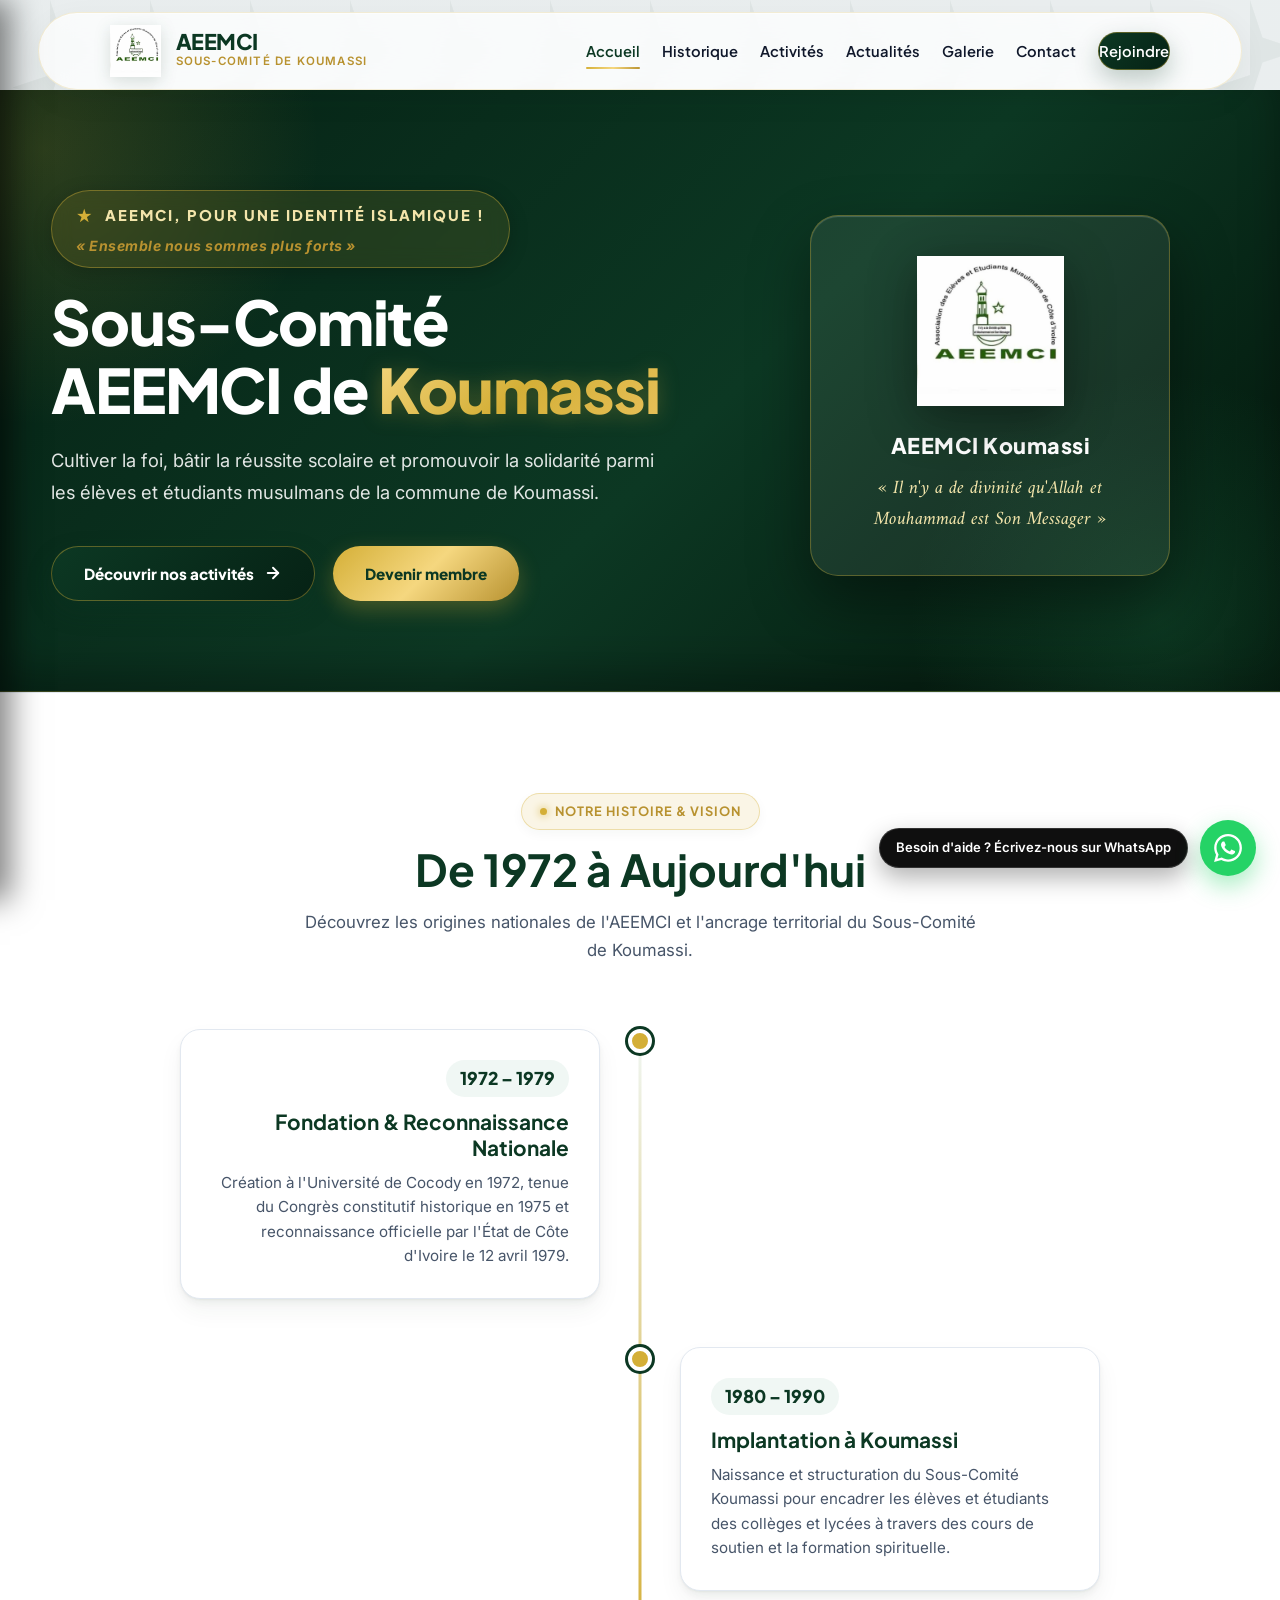
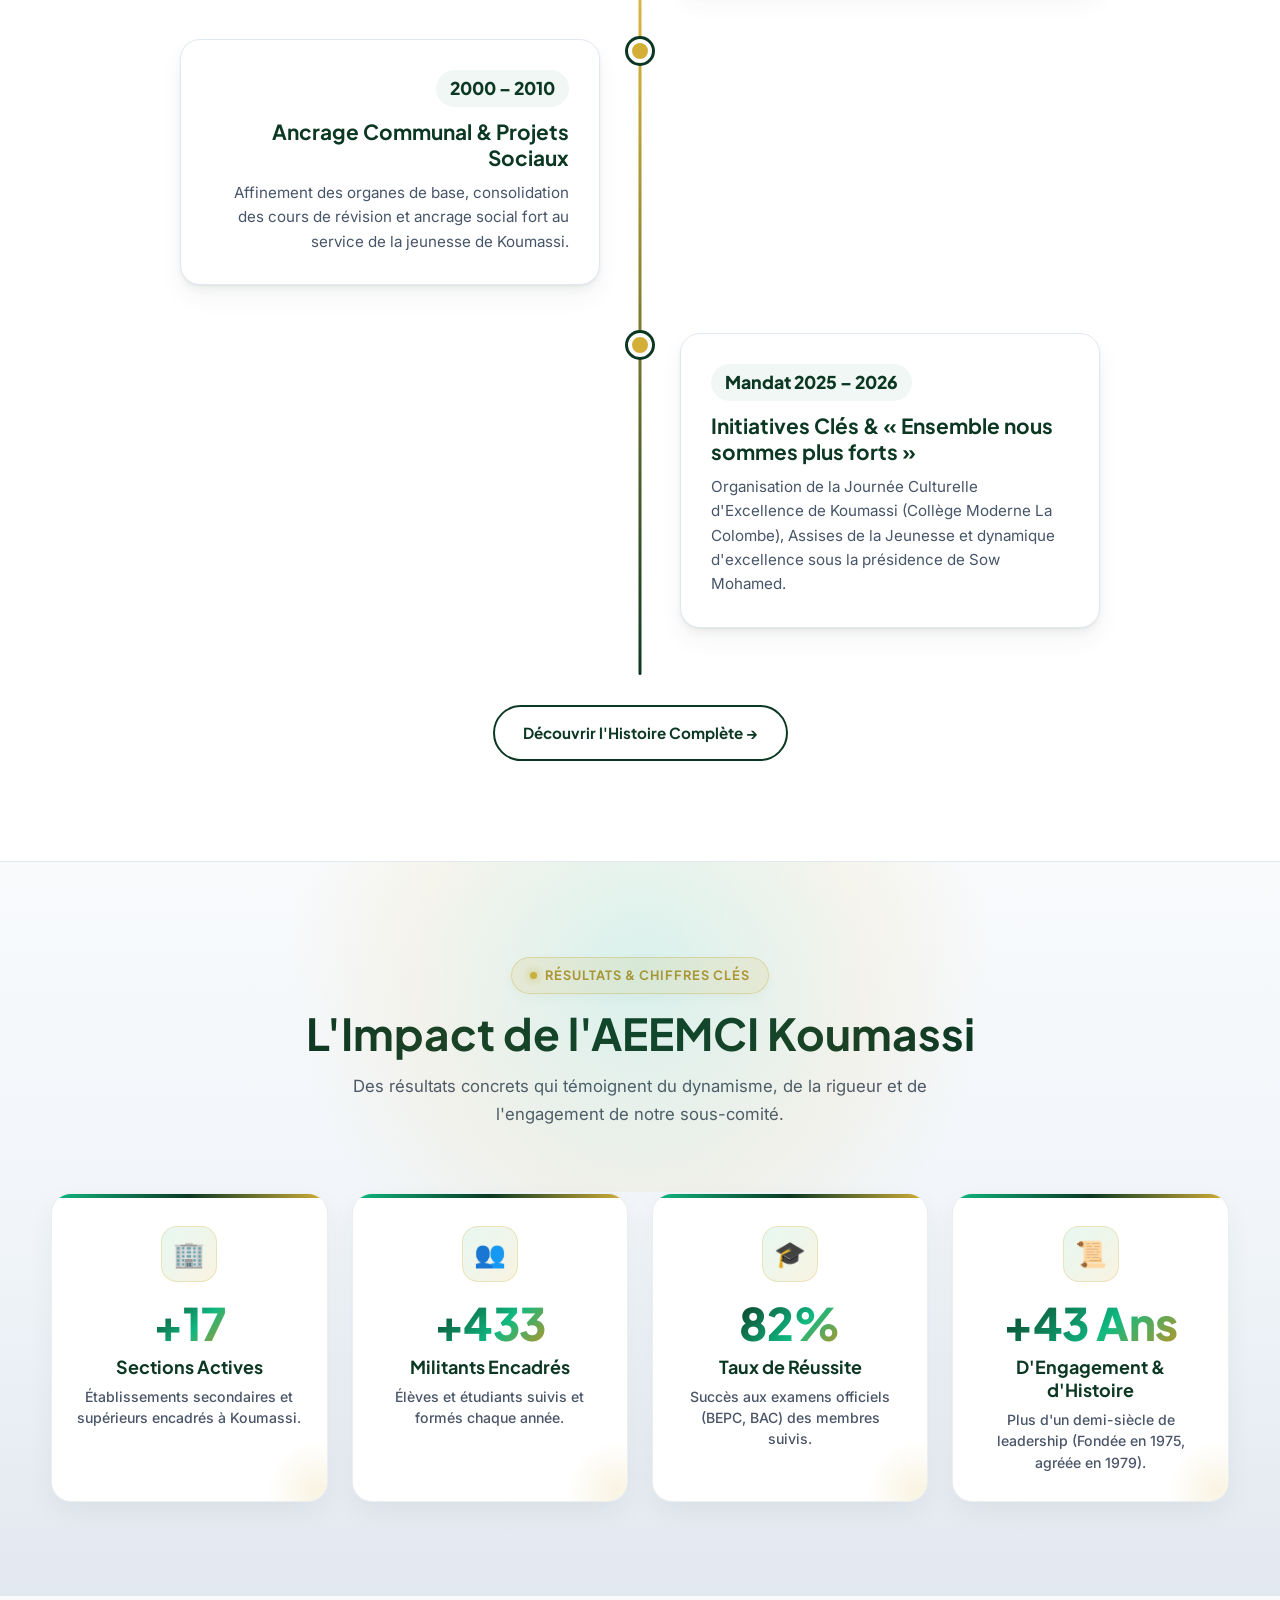
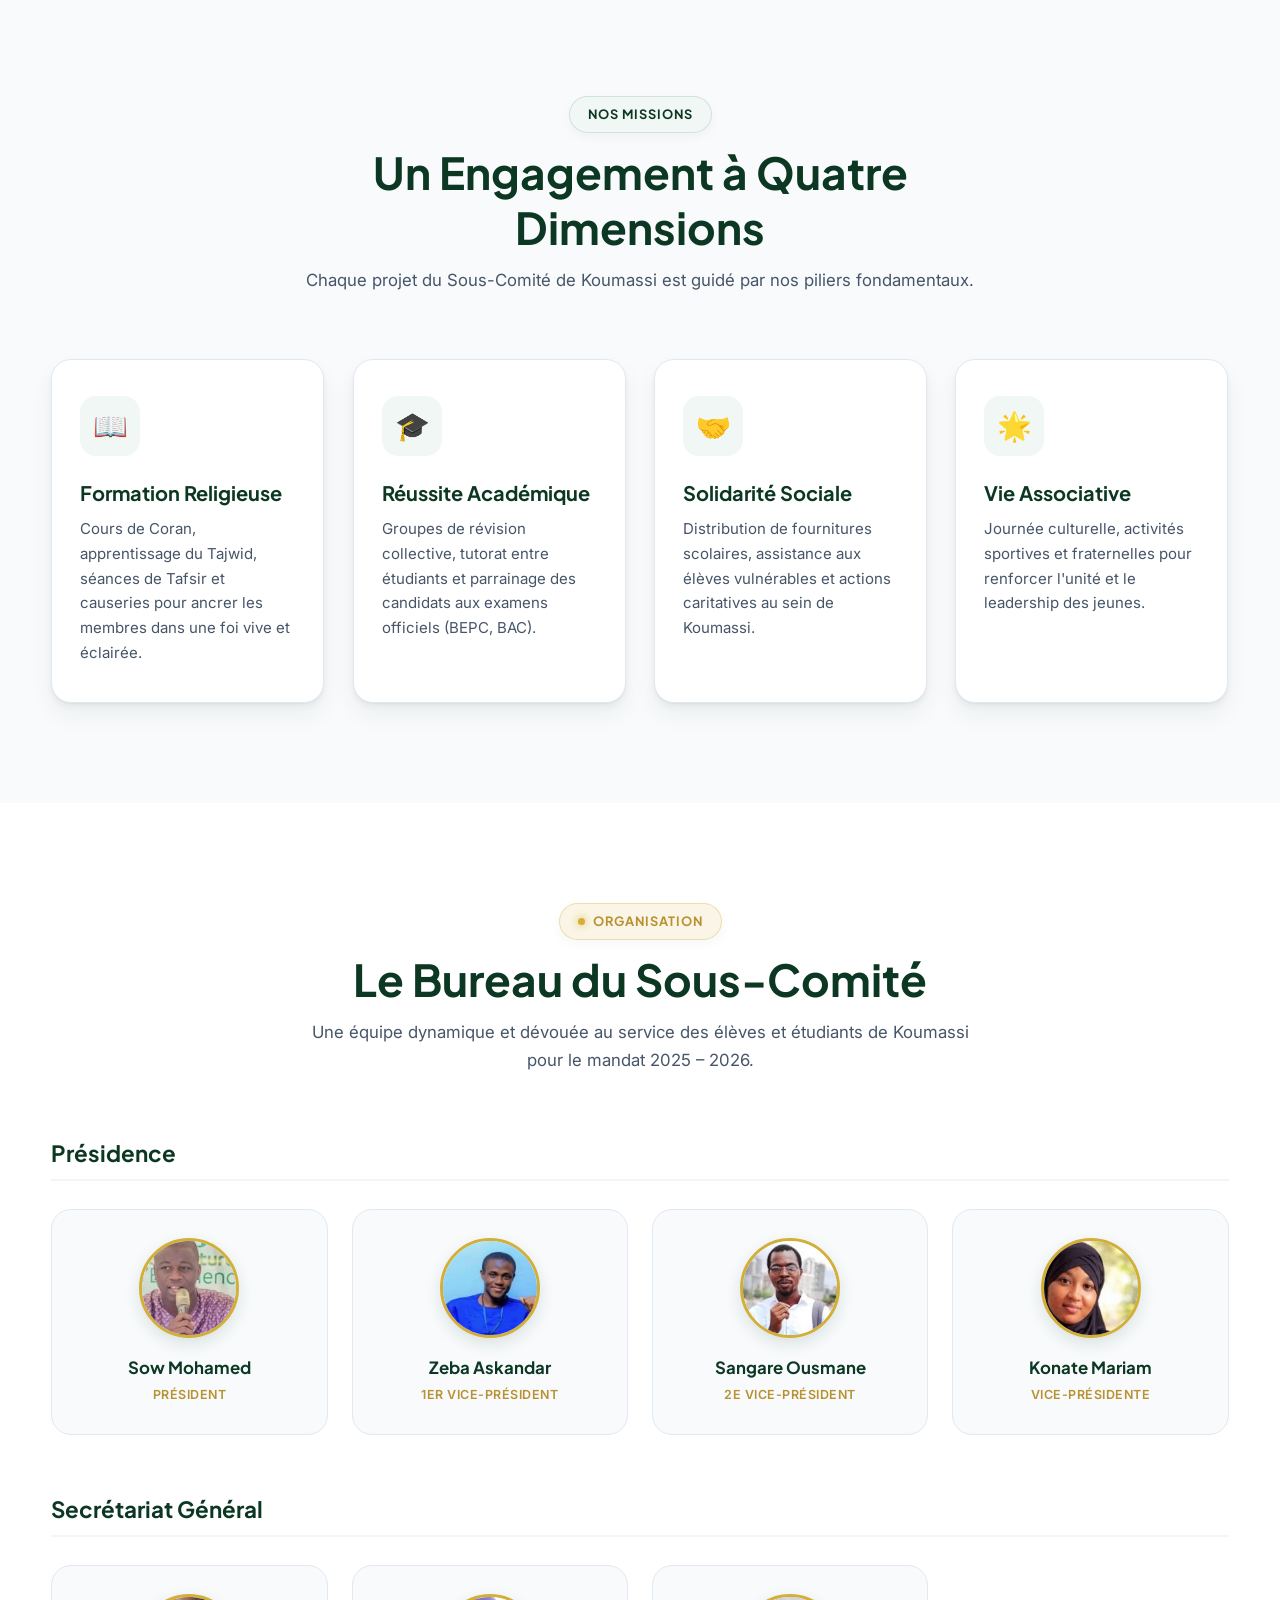
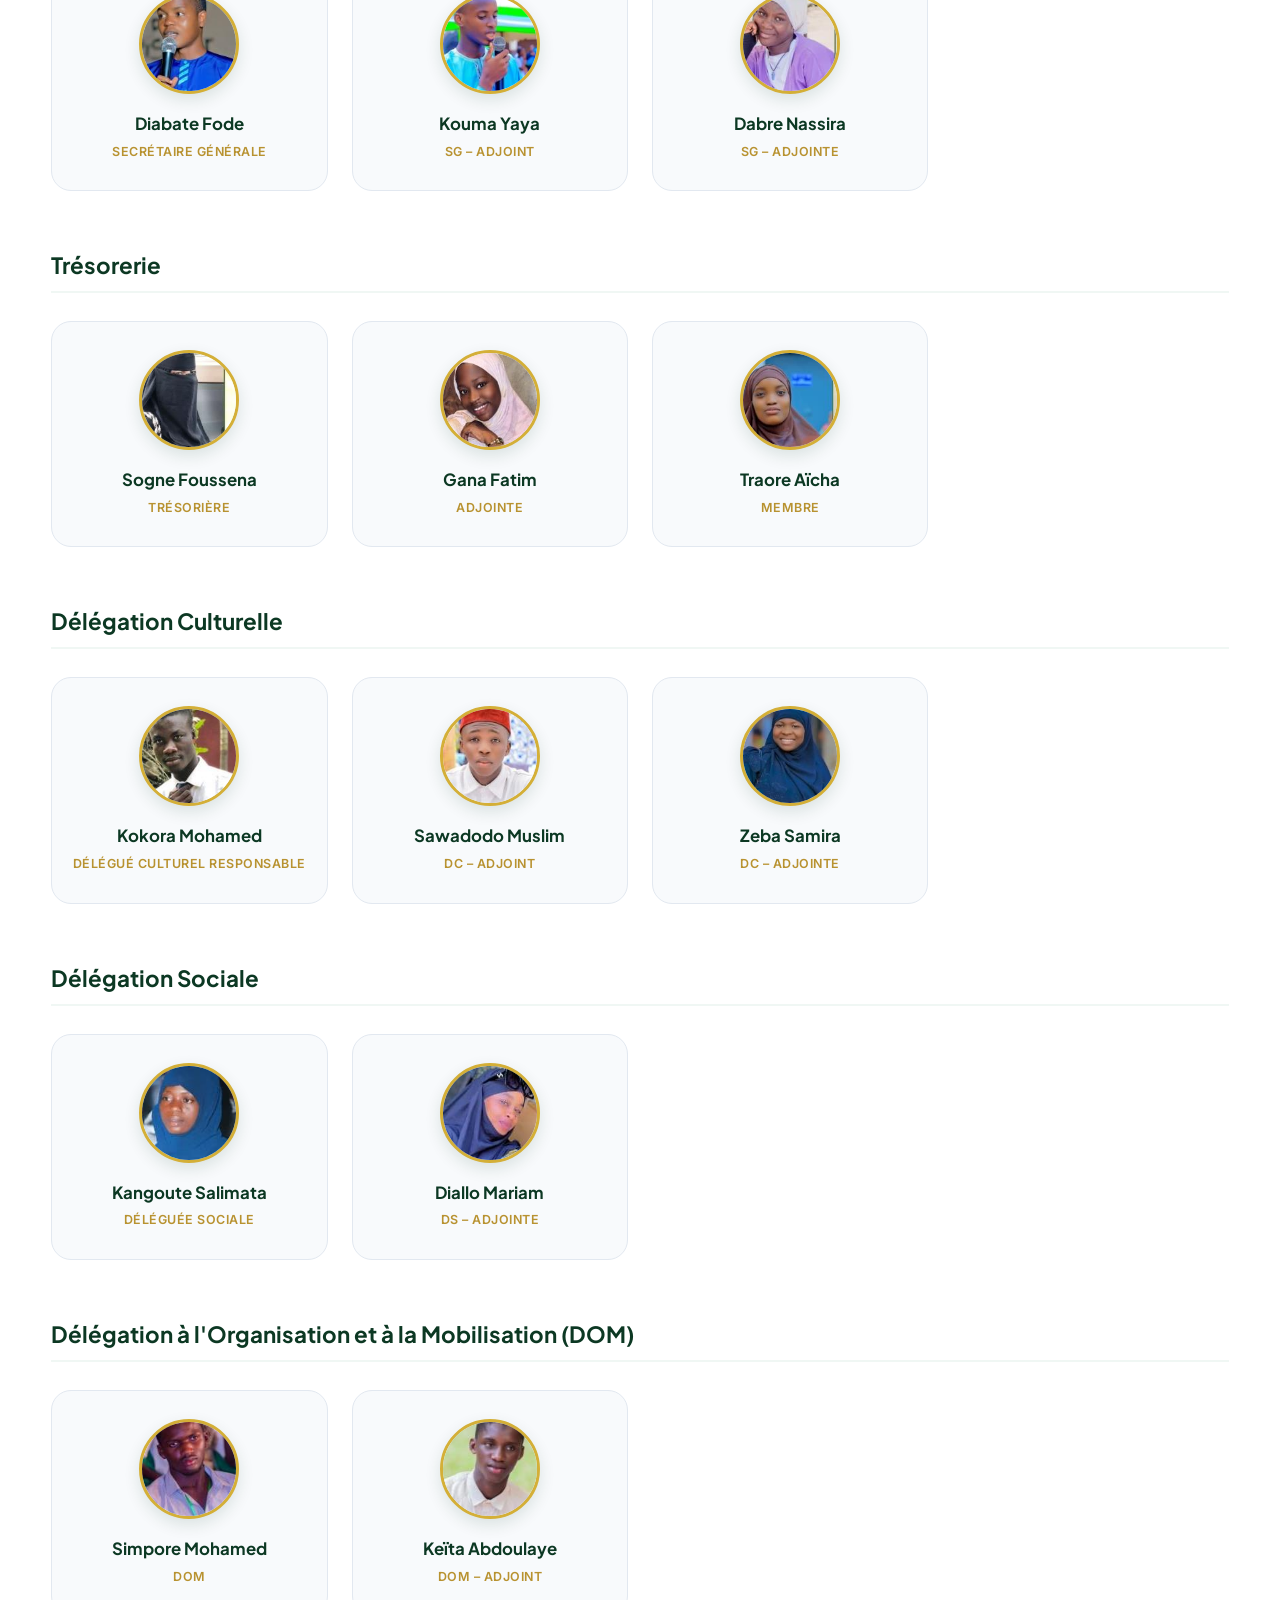
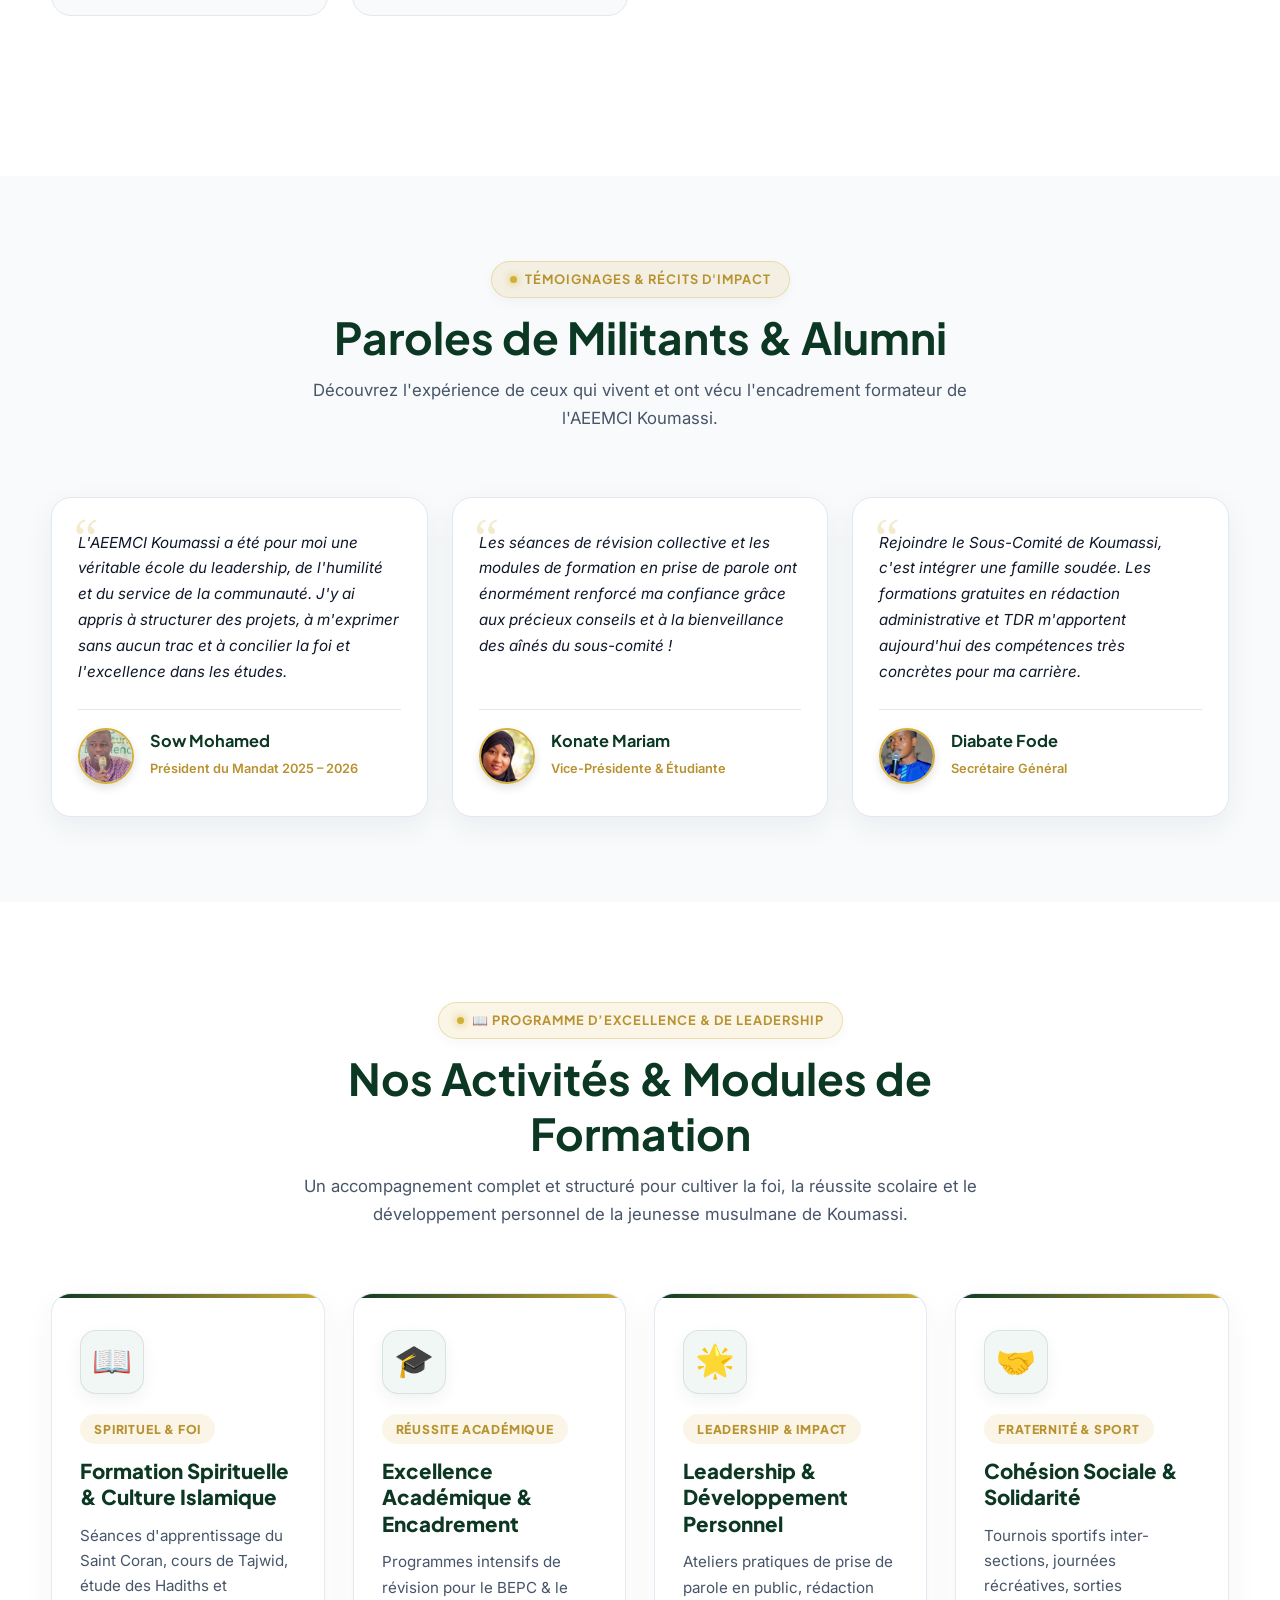
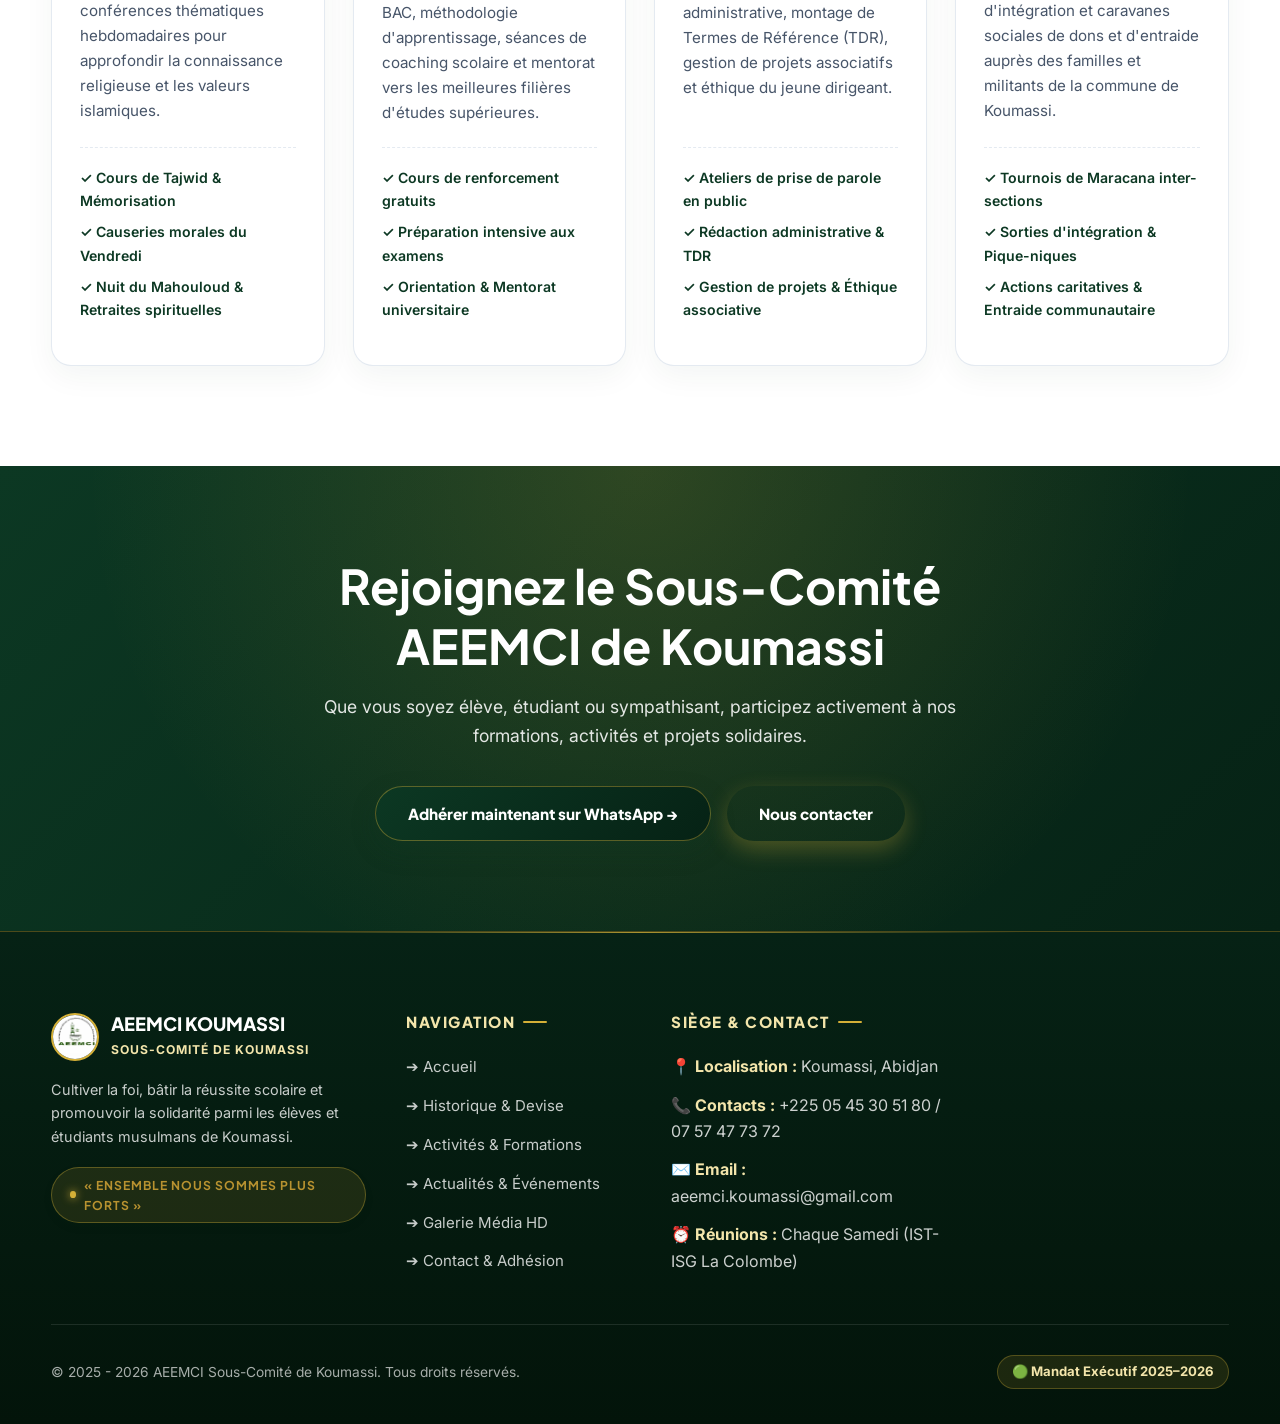
<file: index.html>
<!DOCTYPE html>
<html lang="fr">
<head>
<meta charset="UTF-8">
<meta name="viewport" content="width=device-width, initial-scale=1.0">
<title>AEEMCI Sous-Comité de Koumassi — Pour une identité islamique !</title>
<meta name="description" content="Site officiel du Sous-Comité AEEMCI de Koumassi : activités, éducation, solidarité et vie associative des élèves et étudiants musulmans de Koumassi.">
<link rel="icon" href="images/logo.png">
<link rel="stylesheet" href="css/style.css">
<script src="js/base_donnees.js" defer></script>
</head>
<body>

<!-- ===== VOILE D'ARRIÈRE-PLAN & SIDEBAR LATÉRALE (DARK MODE STYLE GEMINI) ===== -->
<div class="sidebar-overlay" id="sidebarOverlay" onclick="fermerSidebar()"></div>

<aside class="sidebar-panneau" id="sidebarPanneau">
  <div class="sidebar-entete">
    <div class="sidebar-logo">
      <img loading="lazy" src="images/logo.png" alt="Logo AEEMCI" onerror="this.src='logo.png'">
      <div class="sidebar-titre-marque">
        <span class="sigle">AEEMCI</span>
        <span class="sous-sigle">Koumassi</span>
      </div>
    </div>
    <button class="sidebar-fermer" aria-label="Fermer le menu" onclick="fermerSidebar()">&times;</button>
  </div>

  <div class="sidebar-corps">
    <div class="sidebar-section-titre">Navigation</div>
    <ul class="sidebar-liens">
      <li>
        <a href="index.html" class="sidebar-lien actif">
          <svg class="sidebar-icone" viewBox="0 0 24 24" fill="none" stroke="currentColor" stroke-width="2"><path d="M3 9l9-7 9 7v11a2 2 0 0 1-2 2H5a2 2 0 0 1-2-2z"></path><polyline points="9 22 9 12 15 12 15 22"></polyline></svg>
          <span>Accueil</span>
        </a>
      </li>
      <li>
        <a href="historique.html" class="sidebar-lien">
          <svg class="sidebar-icone" viewBox="0 0 24 24" fill="none" stroke="currentColor" stroke-width="2"><circle cx="12" cy="12" r="10"></circle><polyline points="12 6 12 12 16 14"></polyline></svg>
          <span>Historique</span>
        </a>
      </li>
      <li>
        <a href="activites.html" class="sidebar-lien">
          <svg class="sidebar-icone" viewBox="0 0 24 24" fill="none" stroke="currentColor" stroke-width="2"><path d="M12 2l3.09 6.26L22 9.27l-5 4.87 1.18 6.88L12 17.77l-6.18 3.25L7 14.14 2 9.27l6.91-1.01L12 2z"></path></svg>
          <span>Activités</span>
        </a>
      </li>
      <li>
        <a href="actualites.html" class="sidebar-lien">
          <svg class="sidebar-icone" viewBox="0 0 24 24" fill="none" stroke="currentColor" stroke-width="2"><path d="M19 20H5a2 2 0 0 1-2-2V6a2 2 0 0 1 2-2h10a2 2 0 0 1 2 2v1m2 13a2 2 0 0 1-2-2V7m2 13a2 2 0 0 0 2-2V9a2 2 0 0 0-2-2h-2m-4-3H9M7 16h6M7 8h6m-6 4h6"></path></svg>
          <span>Actualités</span>
        </a>
      </li>
      <li>
        <a href="galerie.html" class="sidebar-lien">
          <svg class="sidebar-icone" viewBox="0 0 24 24" fill="none" stroke="currentColor" stroke-width="2"><rect x="3" y="3" width="18" height="18" rx="2" ry="2"></rect><circle cx="8.5" cy="8.5" r="1.5"></circle><polyline points="21 15 16 10 5 21"></polyline></svg>
          <span>Galerie</span>
        </a>
      </li>
      <li>
        <a href="contact.html" class="sidebar-lien">
          <svg class="sidebar-icone" viewBox="0 0 24 24" fill="none" stroke="currentColor" stroke-width="2"><path d="M4 4h16c1.1 0 2 .9 2 2v12c0 1.1-.9 2-2 2H4c-1.1 0-2-.9-2-2V6c0-1.1.9-2 2-2z"></path><polyline points="22,6 12,13 2,6"></polyline></svg>
          <span>Contact</span>
        </a>
      </li>
    </ul>

    <div class="sidebar-section-titre" style="margin-top: 24px;">Engagement</div>
     <div class="sidebar-engagement-box">
      <a href="contact.html#adhesion" class="sidebar-bouton-rejoindre">
        <svg viewBox="0 0 24 24" width="18" height="18" fill="none" stroke="currentColor" stroke-width="2.5"><path d="M16 21v-2a4 4 0 0 0-4-4H5a4 4 0 0 0-4 4v2"></path><circle cx="8.5" cy="7" r="4"></circle><line x1="20" y1="8" x2="20" y2="14"></line><line x1="23" y1="11" x2="17" y2="11"></line></svg>
        <span>Rejoindre l'AEEMCI</span>
      </a>
    </div>
  </div>

  <div class="sidebar-footer">
    <img loading="lazy" src="images/logo.png" alt="Logo AEEMCI" onerror="this.src='logo.png'">
    <span>AEEMCI - Sous-Comité Koumassi</span>
  </div>
</aside>

<!-- ===== EN-TÊTE / NAVIGATION ===== -->
<header class="entete-site">
  <div class="conteneur barre-navigation">
    <a href="index.html" class="logo-marque">
      <img loading="lazy" src="images/logo.png" alt="Logo AEEMCI" onerror="this.src='logo.png'">
      <div class="nom-organisation">
        <span class="sigle-aeemci">AEEMCI</span>
        <span class="sous-sigle-koumassi">Sous-Comité de Koumassi</span>
      </div>
    </a>

    <button class="menu-burger" aria-label="Ouvrir le menu latéral" onclick="ouvrirSidebar()">
      <span></span>
      <span></span>
      <span></span>
    </button>

    <nav class="menu-navigation">
      <a href="index.html" class="actif">Accueil</a>
      <a href="historique.html">Historique</a>
      <a href="activites.html">Activités</a>
      <a href="actualites.html">Actualités</a>
      <a href="galerie.html">Galerie</a>
      <a href="contact.html">Contact</a>
      <a href="contact.html#adhesion" class="bouton-cta-primaire">Rejoindre</a>
    </nav>
  </div>
</header>
<main>

<!-- ===== HERO SECTION (MODERNE & LUMINEUX) ===== -->
<section class="hero-moderne">
  <div class="conteneur hero-grille">
    <div>
      <div class="slogan-majestueux-box">
        <span class="slogan-majestueux">AEEMCI, Pour une identité islamique !</span>
        <span class="sous-slogan-devise">« Ensemble nous sommes plus forts »</span>
      </div>

      <h1 class="hero-titre">
        Sous-Comité <br>AEEMCI de <span class="or-accent">Koumassi</span>
      </h1>

      <p class="hero-description">
        Cultiver la foi, bâtir la réussite scolaire et promouvoir la solidarité parmi les élèves et étudiants musulmans de la commune de Koumassi.
      </p>

      <div class="hero-actions">
        <a href="activites.html" class="bouton-cta-primaire">
          <span>Découvrir nos activités</span>
          <svg width="18" height="18" viewBox="0 0 24 24" fill="none" stroke="currentColor" stroke-width="2.5" stroke-linecap="round" stroke-linejoin="round"><line x1="5" y1="12" x2="19" y2="12"></line><polyline points="12 5 19 12 12 19"></polyline></svg>
        </a>
         <a href="contact.html#adhesion" class="bouton-cta-secondaire">Devenir membre</a>
      </div>
    </div>

    <div class="hero-carte-visuelle">
      <div class="hero-medaillon-cadre">
        <img loading="lazy" src="images/logo.png" alt="Emblème AEEMCI Koumassi" onerror="this.src='logo.png'">
        <div class="hero-medaillon-nom">AEEMCI Koumassi</div>
        <div class="hero-medaillon-devise">« Il n'y a de divinité qu'Allah et Mouhammad est Son Messager »</div>
      </div>
    </div>
  </div>
</section>

<!-- ===== SECTION HISTORIQUE (FRISE CHRONOLOGIQUE) ===== -->
<section id="historique" class="section-historique">
  <div class="conteneur">
    <div class="entete-section-moderne">
      <span class="badge-tag or">Notre Histoire &amp; Vision</span>
      <h2>De 1972 à Aujourd'hui</h2>
      <p>Découvrez les origines nationales de l'AEEMCI et l'ancrage territorial du Sous-Comité de Koumassi.</p>
    </div>

    <div class="frise-chronologique">

      <!-- 1972 - 1979 -->
      <div class="etape-historique">
        <div class="etape-point"></div>
        <div class="etape-carte">
          <span class="etape-annee">1972 – 1979</span>
          <h3>Fondation &amp; Reconnaissance Nationale</h3>
          <p>Création à l'Université de Cocody en 1972, tenue du Congrès constitutif historique en 1975 et reconnaissance officielle par l'État de Côte d'Ivoire le 12 avril 1979.</p>
        </div>
      </div>

      <!-- Années 1980 - 1990 -->
      <div class="etape-historique">
        <div class="etape-point"></div>
        <div class="etape-carte">
          <span class="etape-annee">1980 – 1990</span>
          <h3>Implantation à Koumassi</h3>
          <p>Naissance et structuration du Sous-Comité Koumassi pour encadrer les élèves et étudiants des collèges et lycées à travers des cours de soutien et la formation spirituelle.</p>
        </div>
      </div>

      <!-- Années 2000 - 2010 -->
      <div class="etape-historique">
        <div class="etape-point"></div>
        <div class="etape-carte">
          <span class="etape-annee">2000 – 2010</span>
          <h3>Ancrage Communal &amp; Projets Sociaux</h3>
          <p>Affinement des organes de base, consolidation des cours de révision et ancrage social fort au service de la jeunesse de Koumassi.</p>
        </div>
      </div>

      <!-- Mandat Actuel -->
      <div class="etape-historique">
        <div class="etape-point"></div>
        <div class="etape-carte">
          <span class="etape-annee">Mandat 2025 – 2026</span>
          <h3>Initiatives Clés &amp; « Ensemble nous sommes plus forts »</h3>
          <p>Organisation de la Journée Culturelle d'Excellence de Koumassi (Collège Moderne La Colombe), Assises de la Jeunesse et dynamique d'excellence sous la présidence de Sow Mohamed.</p>
        </div>
      </div>

    </div>

    <div style="text-align: center; margin-top: 30px;">
      <a href="historique.html" class="bouton-cta-contour" style="border-color: var(--vert-emeraude); color: var(--vert-emeraude);">Découvrir l'Histoire Complète →</a>
    </div>
  </div>
</section>

<!-- ===== WIDGET PROCHAIN ÉVÉNEMENT & COMPTE À REBOURS AUTOMATIQUE ===== -->
<section id="section-widget-evenement" style="padding: 40px 0 0 0; background: var(--fond-clair);">
  <div class="conteneur">
    <div class="banniere-evenement-compteur">
      <!-- Vignette Affiche Officielle -->
      <div style="position: relative; cursor: pointer;" onclick="ouvrirAfficheModal(document.getElementById('hero-actu-image').src)">
        <img id="hero-actu-image" loading="lazy" src="images/secofis.jpg" alt="Affiche Prochain Événement" style="width: 85px; height: 115px; object-fit: cover; border-radius: 10px; border: 2px solid var(--or); box-shadow: 0 8px 20px rgba(0,0,0,0.3); transition: transform 0.3s ease;">
        <span style="position: absolute; bottom: 4px; right: 4px; background: rgba(0,0,0,0.7); color: #FFF; font-size: 0.65rem; padding: 2px 5px; border-radius: 4px;">🔍 Zoom</span>
      </div>

      <!-- Informations Événement -->
      <div>
        <span class="badge-tag or" style="margin-bottom: 8px;">Prochain Grand Rendez-vous</span>
        <h3 id="hero-actu-titre" style="font-size: 1.5rem; color: #FFFFFF; font-family: var(--font-titre); margin-bottom: 4px;">Programme de Soutien Scolaire BEPC &amp; BAC 2026</h3>
        <div id="hero-actu-theme" style="font-size: 0.92rem; color: var(--or-clair); font-weight: 700; margin-bottom: 6px;">
          Thème : « Excellence académique et révisions intensives gratuites »
        </div>
        <p id="hero-actu-details" style="color: rgba(255,255,255,0.85); font-size: 0.88rem; margin: 0;">
          📍 Siège AEEMCI Koumassi • Lancement officiel le 01 Septembre 2026 à 08H00
        </p>
      </div>

      <!-- Compte à rebours & CTA -->
      <div style="display: flex; flex-direction: column; align-items: flex-start; gap: 12px;">
        <div class="compte-rebours-box">
          <div class="chronometre-unite">
            <div class="chronometre-valeur" id="compteurJours">00</div>
            <div class="chronometre-label">Jours</div>
          </div>
          <div class="chronometre-unite">
            <div class="chronometre-valeur" id="compteurHeures">00</div>
            <div class="chronometre-label">Heures</div>
          </div>
          <div class="chronometre-unite">
            <div class="chronometre-valeur" id="compteurMinutes">00</div>
            <div class="chronometre-label">Min</div>
          </div>
          <div class="chronometre-unite">
            <div class="chronometre-valeur" id="compteurSecondes">00</div>
            <div class="chronometre-label">Sec</div>
          </div>
        </div>

        <a href="https://wa.me/2250545305180?text=Assalamu%20alaykum,%20je%20souhaite%20m'inscrire%20au%20programme%20de%20Soutien%20Scolaire%20BEPC%20%26%20BAC" target="_blank" rel="noopener" class="bouton-cta-primaire" style="background: var(--or-gradient); color: #000000; border: none; padding: 10px 20px; font-size: 0.88rem;">
          S'inscrire gratuitement sur WhatsApp →
        </a>
      </div>
    </div>
  </div>
</section>

<!-- ===== SECTION CHIFFRES CLÉS (L'IMPACT EN CHIFFRES) ===== -->
<section class="section-chiffres-cles">
  <div class="conteneur">
    <div class="entete-section-moderne">
      <span class="badge-tag or">RÉSULTATS &amp; CHIFFRES CLÉS</span>
      <h2>L'Impact de l'AEEMCI Koumassi</h2>
      <p>Des résultats concrets qui témoignent du dynamisme, de la rigueur et de l'engagement de notre sous-comité.</p>
    </div>

    <div class="grille-chiffres-cles">

      <!-- Carte 1 -->
      <div class="carte-chiffre-cle">
        <div class="chiffre-icone-wrapper">
          <span class="chiffre-icone">🏢</span>
        </div>
        <div class="nombre-chiffre-cle" data-compteur="20" data-prefix="+" data-suffix="">+20</div>
        <h3 class="titre-chiffre-cle">Sections Actives</h3>
        <p class="label-chiffre-cle">
          Établissements secondaires et supérieurs encadrés à Koumassi.
        </p>
        <div class="carte-chiffre-glow"></div>
      </div>

      <!-- Carte 2 -->
      <div class="carte-chiffre-cle">
        <div class="chiffre-icone-wrapper">
          <span class="chiffre-icone">👥</span>
        </div>
        <div class="nombre-chiffre-cle" data-compteur="500" data-prefix="+" data-suffix="">+500</div>
        <h3 class="titre-chiffre-cle">Militants Encadrés</h3>
        <p class="label-chiffre-cle">
          Élèves et étudiants suivis et formés chaque année.
        </p>
        <div class="carte-chiffre-glow"></div>
      </div>

      <!-- Carte 3 -->
      <div class="carte-chiffre-cle">
        <div class="chiffre-icone-wrapper">
          <span class="chiffre-icone">🎓</span>
        </div>
        <div class="nombre-chiffre-cle" data-compteur="95" data-prefix="" data-suffix="%">95%</div>
        <h3 class="titre-chiffre-cle">Taux de Réussite</h3>
        <p class="label-chiffre-cle">
          Succès aux examens officiels (BEPC, BAC) des membres suivis.
        </p>
        <div class="carte-chiffre-glow"></div>
      </div>

      <!-- Carte 4 -->
      <div class="carte-chiffre-cle">
        <div class="chiffre-icone-wrapper">
          <span class="chiffre-icone">📜</span>
        </div>
        <div class="nombre-chiffre-cle" data-compteur="50" data-prefix="+" data-suffix=" Ans">+50 Ans</div>
        <h3 class="titre-chiffre-cle">D'Engagement &amp; d'Histoire</h3>
        <p class="label-chiffre-cle">
          Plus d'un demi-siècle de leadership (Fondée en 1975, agréée en 1979).
        </p>
        <div class="carte-chiffre-glow"></div>
      </div>

    </div>
  </div>
</section>

<!-- ===== SECTION PILIERS D'ENGAGEMENT ===== -->
<section class="section-piliers">
  <div class="conteneur">
    <div class="entete-section-moderne">
      <span class="badge-tag">Nos Missions</span>
      <h2>Un Engagement à Quatre Dimensions</h2>
      <p>Chaque projet du Sous-Comité de Koumassi est guidé par nos piliers fondamentaux.</p>
    </div>

    <div class="grille-cartes-piliers">
      <div class="carte-pilier-moderne">
        <div class="pilier-icone">📖</div>
        <h3>Formation Religieuse</h3>
        <p>Cours de Coran, apprentissage du Tajwid, séances de Tafsir et causeries pour ancrer les membres dans une foi vive et éclairée.</p>
      </div>

      <div class="carte-pilier-moderne">
        <div class="pilier-icone">🎓</div>
        <h3>Réussite Académique</h3>
        <p>Groupes de révision collective, tutorat entre étudiants et parrainage des candidats aux examens officiels (BEPC, BAC).</p>
      </div>

      <div class="carte-pilier-moderne">
        <div class="pilier-icone">🤝</div>
        <h3>Solidarité Sociale</h3>
        <p>Distribution de fournitures scolaires, assistance aux élèves vulnérables et actions caritatives au sein de Koumassi.</p>
      </div>

      <div class="carte-pilier-moderne">
        <div class="pilier-icone">🌟</div>
        <h3>Vie Associative</h3>
        <p>Journée culturelle, activités sportives et fraternelles pour renforcer l'unité et le leadership des jeunes.</p>
      </div>
    </div>
  </div>
</section>

<!-- ===== SECTION BUREAU & ORGANISATION ===== -->
<section id="bureau" class="section-bureau">
  <div class="conteneur">
    <div class="entete-section-moderne">
      <span class="badge-tag or">Organisation</span>
      <h2>Le Bureau du Sous-Comité</h2>
      <p>Une équipe dynamique et dévouée au service des élèves et étudiants de Koumassi pour le mandat 2025 – 2026.</p>
    </div>

    <!-- Présidence -->
    <div class="groupe-bureau-bloc">
      <h3 class="titre-groupe-bureau">Présidence</h3>
      <div class="grille-membres-bureau">
        <div class="carte-membre-bureau">
          <div class="avatar-rond">
            <img loading="lazy" src="images/membres/sow-mohamed.jpg" alt="Sow Mohamed" onerror="this.style.display='none'; this.nextElementSibling.style.display='flex';">
            <div class="initiales-secours" style="display:none;">SM</div>
          </div>
          <div class="membre-nom">Sow Mohamed</div>
          <div class="membre-role">Président</div>
        </div>

        <div class="carte-membre-bureau">
          <div class="avatar-rond">
            <img loading="lazy" src="images/membres/zeba-askandar.jpg" alt="Zeba Askandar" onerror="this.style.display='none'; this.nextElementSibling.style.display='flex';">
            <div class="initiales-secours" style="display:none;">ZA</div>
          </div>
          <div class="membre-nom">Zeba Askandar</div>
          <div class="membre-role">1er Vice-Président</div>
        </div>

        <div class="carte-membre-bureau">
          <div class="avatar-rond">
            <img loading="lazy" src="images/membres/sangare-ousmane.jpg" alt="Sangare Ousmane" onerror="this.style.display='none'; this.nextElementSibling.style.display='flex';">
            <div class="initiales-secours" style="display:none;">SO</div>
          </div>
          <div class="membre-nom">Sangare Ousmane</div>
          <div class="membre-role">2e Vice-Président</div>
        </div>

        <div class="carte-membre-bureau">
          <div class="avatar-rond">
            <img loading="lazy" src="images/membres/konate-mariam.jpg" alt="Konate Mariam" onerror="this.style.display='none'; this.nextElementSibling.style.display='flex';">
            <div class="initiales-secours" style="display:none;">KM</div>
          </div>
          <div class="membre-nom">Konate Mariam</div>
          <div class="membre-role">Vice-Présidente</div>
        </div>
      </div>
    </div>

    <!-- Secrétariat -->
    <div class="groupe-bureau-bloc">
      <h3 class="titre-groupe-bureau">Secrétariat Général</h3>
      <div class="grille-membres-bureau">
        <div class="carte-membre-bureau">
          <div class="avatar-rond">
            <img loading="lazy" src="images/membres/diabate-fode.jpg" alt="Diabate Fode" onerror="this.style.display='none'; this.nextElementSibling.style.display='flex';">
            <div class="initiales-secours" style="display:none;">DF</div>
          </div>
          <div class="membre-nom">Diabate Fode</div>
          <div class="membre-role">Secrétaire Générale</div>
        </div>

        <div class="carte-membre-bureau">
          <div class="avatar-rond">
            <img loading="lazy" src="images/membres/kouma-yaya.jpg" alt="Kouma Yaya" onerror="this.style.display='none'; this.nextElementSibling.style.display='flex';">
            <div class="initiales-secours" style="display:none;">KY</div>
          </div>
          <div class="membre-nom">Kouma Yaya</div>
          <div class="membre-role">SG – Adjoint</div>
        </div>

        <div class="carte-membre-bureau">
          <div class="avatar-rond">
            <img loading="lazy" src="images/membres/dabre-nassira.jpg" alt="Dabre Nassira" onerror="this.style.display='none'; this.nextElementSibling.style.display='flex';">
            <div class="initiales-secours" style="display:none;">DN</div>
          </div>
          <div class="membre-nom">Dabre Nassira</div>
          <div class="membre-role">SG – Adjointe</div>
        </div>
      </div>
    </div>

    <!-- Trésorerie -->
    <div class="groupe-bureau-bloc">
      <h3 class="titre-groupe-bureau">Trésorerie</h3>
      <div class="grille-membres-bureau">
        <div class="carte-membre-bureau">
          <div class="avatar-rond">
            <img loading="lazy" src="images/membres/sogne-foussena.jpg" alt="Sogne Foussena" onerror="this.style.display='none'; this.nextElementSibling.style.display='flex';">
            <div class="initiales-secours" style="display:none;">SF</div>
          </div>
          <div class="membre-nom">Sogne Foussena</div>
          <div class="membre-role">Trésorière</div>
        </div>

        <div class="carte-membre-bureau">
          <div class="avatar-rond">
            <img loading="lazy" src="images/membres/gana-fatim.jpg" alt="Gana Fatim" onerror="this.style.display='none'; this.nextElementSibling.style.display='flex';">
            <div class="initiales-secours" style="display:none;">GF</div>
          </div>
          <div class="membre-nom">Gana Fatim</div>
          <div class="membre-role">Adjointe</div>
        </div>

        <div class="carte-membre-bureau">
          <div class="avatar-rond">
            <img loading="lazy" src="images/membres/traore-aicha.jpg" alt="Traore Aïcha" onerror="this.style.display='none'; this.nextElementSibling.style.display='flex';">
            <div class="initiales-secours" style="display:none;">TA</div>
          </div>
          <div class="membre-nom">Traore Aïcha</div>
          <div class="membre-role">Membre</div>
        </div>
      </div>
    </div>

    <!-- Délégation Culturelle -->
    <div class="groupe-bureau-bloc">
      <h3 class="titre-groupe-bureau">Délégation Culturelle</h3>
      <div class="grille-membres-bureau">
        <div class="carte-membre-bureau">
          <div class="avatar-rond">
            <img loading="lazy" src="images/membres/kokora-mohamed.jpg" alt="Kokora Mohamed" onerror="this.style.display='none'; this.nextElementSibling.style.display='flex';">
            <div class="initiales-secours" style="display:none;">KM</div>
          </div>
          <div class="membre-nom">Kokora Mohamed</div>
          <div class="membre-role">Délégué Culturel Responsable</div>
        </div>

        <div class="carte-membre-bureau">
          <div class="avatar-rond">
            <img loading="lazy" src="images/membres/sawadodo-muslim.jpg" alt="Sawadodo Muslim" onerror="this.style.display='none'; this.nextElementSibling.style.display='flex';">
            <div class="initiales-secours" style="display:none;">SM</div>
          </div>
          <div class="membre-nom">Sawadodo Muslim</div>
          <div class="membre-role">DC – Adjoint</div>
        </div>

        <div class="carte-membre-bureau">
          <div class="avatar-rond">
            <img loading="lazy" src="images/membres/zeba-samira.jpg" alt="Zeba Samira" onerror="this.style.display='none'; this.nextElementSibling.style.display='flex';">
            <div class="initiales-secours" style="display:none;">ZS</div>
          </div>
          <div class="membre-nom">Zeba Samira</div>
          <div class="membre-role">DC – Adjointe</div>
        </div>
      </div>
    </div>

    <!-- Délégation Sociale -->
    <div class="groupe-bureau-bloc">
      <h3 class="titre-groupe-bureau">Délégation Sociale</h3>
      <div class="grille-membres-bureau">
        <div class="carte-membre-bureau">
          <div class="avatar-rond">
            <img loading="lazy" src="images/membres/kangoute-salimata.jpg" alt="Kangoute Salimata" onerror="this.style.display='none'; this.nextElementSibling.style.display='flex';">
            <div class="initiales-secours" style="display:none;">KS</div>
          </div>
          <div class="membre-nom">Kangoute Salimata</div>
          <div class="membre-role">Déléguée Sociale</div>
        </div>

        <div class="carte-membre-bureau">
          <div class="avatar-rond">
            <img loading="lazy" src="images/membres/diallo-mariam.jpg" alt="Diallo Mariam" onerror="this.style.display='none'; this.nextElementSibling.style.display='flex';">
            <div class="initiales-secours" style="display:none;">DM</div>
          </div>
          <div class="membre-nom">Diallo Mariam</div>
          <div class="membre-role">DS – Adjointe</div>
        </div>
      </div>
    </div>

    <!-- DOM -->
    <div class="groupe-bureau-bloc">
      <h3 class="titre-groupe-bureau">Délégation à l'Organisation et à la Mobilisation (DOM)</h3>
      <div class="grille-membres-bureau">
        <div class="carte-membre-bureau">
          <div class="avatar-rond">
            <img loading="lazy" src="images/membres/simpore-mohamed.jpg" alt="Simpore Mohamed" onerror="this.style.display='none'; this.nextElementSibling.style.display='flex';">
            <div class="initiales-secours" style="display:none;">SM</div>
          </div>
          <div class="membre-nom">Simpore Mohamed</div>
          <div class="membre-role">DOM</div>
        </div>

        <div class="carte-membre-bureau">
          <div class="avatar-rond">
            <img loading="lazy" src="images/membres/keita-abdoulaye.jpg" alt="Keïta Abdoulaye" onerror="this.style.display='none'; this.nextElementSibling.style.display='flex';">
            <div class="initiales-secours" style="display:none;">KA</div>
          </div>
          <div class="membre-nom">Keïta Abdoulaye</div>
          <div class="membre-role">DOM – Adjoint</div>
        </div>
      </div>
    </div>

  </div>
</section>

<!-- ===== SECTION TÉMOIGNAGES & PAROLES DE MILITANTS ===== -->
<section style="padding: 85px 0; background: var(--fond-clair);">
  <div class="conteneur">
    <div class="entete-section-moderne">
      <span class="badge-tag or">Témoignages &amp; Récits d'Impact</span>
      <h2>Paroles de Militants &amp; Alumni</h2>
      <p>Découvrez l'expérience de ceux qui vivent et ont vécu l'encadrement formateur de l'AEEMCI Koumassi.</p>
    </div>

    <div class="grille-temoignages" style="display: grid; grid-template-columns: repeat(auto-fit, minmax(280px, 1fr)); gap: 24px;">

      <!-- Témoignage 1 : Mot du Président Sow Mohamed -->
      <div class="carte-temoignage mot-du-president">
        <p id="site-mot-president" class="citation-texte">
          L'AEEMCI Koumassi a été pour moi une véritable école du leadership, de l'humilité et du service de la communauté. J'y ai appris à structurer des projets, à m'exprimer sans aucun trac et à concilier la foi et l'excellence dans les études.
        </p>
        <div class="auteur-temoignage">
          <img id="site-photo-president" loading="lazy" src="images/membres/sow-mohamed.jpg" alt="Sow Mohamed" class="avatar-temoignage" onerror="this.src='images/logo.png';">
          <div class="infos-auteur">
            <h4 id="site-nom-president">Sow Mohamed</h4>
            <span id="site-titre-president">Président du Mandat 2025 – 2026</span>
          </div>
        </div>
      </div>

      <!-- Témoignage 2 : Konaté Mariam -->
      <div class="carte-temoignage">
        <p class="citation-texte">
          Les séances de révision collective et les modules de formation en prise de parole ont énormément renforcé ma confiance grâce aux précieux conseils et à la bienveillance des aînés du sous-comité !
        </p>
        <div class="auteur-temoignage">
          <img loading="lazy" src="images/membres/konate-mariam.jpg" alt="Konate Mariam" class="avatar-temoignage" onerror="this.src='images/logo.png';">
          <div class="infos-auteur">
            <h4>Konate Mariam</h4>
            <span>Vice-Présidente &amp; Étudiante</span>
          </div>
        </div>
      </div>

      <!-- Témoignage 3 : Diabaté Fodé -->
      <div class="carte-temoignage">
        <p class="citation-texte">
          Rejoindre le Sous-Comité de Koumassi, c'est intégrer une famille soudée. Les formations gratuites en rédaction administrative et TDR m'apportent aujourd'hui des compétences très concrètes pour ma carrière.
        </p>
        <div class="auteur-temoignage">
          <img loading="lazy" src="images/membres/diabate-fode.jpg" alt="Diabate Fode" class="avatar-temoignage" onerror="this.src='images/logo.png';">
          <div class="infos-auteur">
            <h4>Diabate Fode</h4>
            <span>Secrétaire Général</span>
          </div>
        </div>
      </div>

    </div>
  </div>
</section>

<!-- ===== SECTION NOS ACTIVITÉS & MODULES DE FORMATION (DESIGN PRO 2026) ===== -->
<section id="section-activites-modules" style="padding: 100px 0; background: #FFFFFF; position: relative;">
  <div class="conteneur">
    <div class="entete-section-moderne">
      <span class="badge-tag or">📖 Programme D’Excellence &amp; De Leadership</span>
      <h2>Nos Activités &amp; Modules de Formation</h2>
      <p>Un accompagnement complet et structuré pour cultiver la foi, la réussite scolaire et le développement personnel de la jeunesse musulmane de Koumassi.</p>
    </div>

    <div class="grille-modules-formation">
      
      <!-- Module 1 : Formation Spirituelle & Culture Islamique -->
      <div class="carte-module-pro">
        <div class="icone-module-box">
          <span class="emoji-module">📖</span>
        </div>
        <div class="badge-module-tag">Spirituel &amp; Foi</div>
        <h3 class="titre-module">Formation Spirituelle &amp; Culture Islamique</h3>
        <p class="description-module">
          Séances d'apprentissage du Saint Coran, cours de Tajwid, étude des Hadiths et conférences thématiques hebdomadaires pour approfondir la connaissance religieuse et les valeurs islamiques.
        </p>
        <ul class="liste-points-module">
          <li>✓ Cours de Tajwid &amp; Mémorisation</li>
          <li>✓ Causeries morales du Vendredi</li>
          <li>✓ Nuit du Mahouloud &amp; Retraites spirituelles</li>
        </ul>
      </div>

      <!-- Module 2 : Excellence Académique & Soutien Scolaire -->
      <div class="carte-module-pro">
        <div class="icone-module-box">
          <span class="emoji-module">🎓</span>
        </div>
        <div class="badge-module-tag">Réussite Académique</div>
        <h3 class="titre-module">Excellence Académique &amp; Encadrement</h3>
        <p class="description-module">
          Programmes intensifs de révision pour le BEPC &amp; le BAC, méthodologie d'apprentissage, séances de coaching scolaire et mentorat vers les meilleures filières d'études supérieures.
        </p>
        <ul class="liste-points-module">
          <li>✓ Cours de renforcement gratuits</li>
          <li>✓ Préparation intensive aux examens</li>
          <li>✓ Orientation &amp; Mentorat universitaire</li>
        </ul>
      </div>

      <!-- Module 3 : Leadership & Développement Personnel -->
      <div class="carte-module-pro">
        <div class="icone-module-box">
          <span class="emoji-module">🌟</span>
        </div>
        <div class="badge-module-tag">Leadership &amp; Impact</div>
        <h3 class="titre-module">Leadership &amp; Développement Personnel</h3>
        <p class="description-module">
          Ateliers pratiques de prise de parole en public, rédaction administrative, montage de Termes de Référence (TDR), gestion de projets associatifs et éthique du jeune dirigeant.
        </p>
        <ul class="liste-points-module">
          <li>✓ Ateliers de prise de parole en public</li>
          <li>✓ Rédaction administrative &amp; TDR</li>
          <li>✓ Gestion de projets &amp; Éthique associative</li>
        </ul>
      </div>

      <!-- Module 4 : Cohésion Sociale, Sport & Solidarité -->
      <div class="carte-module-pro">
        <div class="icone-module-box">
          <span class="emoji-module">🤝</span>
        </div>
        <div class="badge-module-tag">Fraternité &amp; Sport</div>
        <h3 class="titre-module">Cohésion Sociale &amp; Solidarité</h3>
        <p class="description-module">
          Tournois sportifs inter-sections, journées récréatives, sorties d'intégration et caravanes sociales de dons et d'entraide auprès des familles et militants de la commune de Koumassi.
        </p>
        <ul class="liste-points-module">
          <li>✓ Tournois de Maracana inter-sections</li>
          <li>✓ Sorties d'intégration &amp; Pique-niques</li>
          <li>✓ Actions caritatives &amp; Entraide communautaire</li>
        </ul>
      </div>

    </div>
  </div>
</section>

<!-- ===== SECTION CTA GLOBALE ===== -->
<section class="section-cta-globale">
  <div class="conteneur contenu-cta">
    <h2>Rejoignez le Sous-Comité AEEMCI de Koumassi</h2>
    <p>Que vous soyez élève, étudiant ou sympathisant, participez activement à nos formations, activités et projets solidaires.</p>
    <div style="display: flex; gap: 16px; justify-content: center; flex-wrap: wrap;">
      <a href="contact.html#adhesion" class="bouton-cta-primaire">Adhérer maintenant sur WhatsApp →</a>
      <a href="contact.html" class="bouton-cta-secondaire" style="background: transparent; border-color: #FFFFFF; color: #FFFFFF;">Nous contacter</a>
    </div>
  </div>
</section>

<!-- ===== BOUTON FLOTTANT WHATSAPP GLOBAL ===== -->
<a href="https://chat.whatsapp.com/KUd1Zmc2JEfBsIWdH5HPdm" target="_blank" rel="noopener" class="widget-whatsapp-flottant" aria-label="Discuter sur WhatsApp">
  <div class="bulle-whatsapp-texte">Besoin d'aide ? Écrivez-nous sur WhatsApp</div>
  <div class="icone-whatsapp-cercle">
    <svg viewBox="0 0 24 24" width="28" height="28" fill="currentColor"><path d="M.057 24l1.687-6.163c-1.041-1.804-1.588-3.849-1.587-5.946.003-6.556 5.338-11.891 11.893-11.891 3.181.001 6.167 1.24 8.413 3.488 2.245 2.248 3.481 5.236 3.48 8.414-.003 6.557-5.338 11.892-11.893 11.892-1.99-.001-3.951-.5-5.688-1.448l-6.305 1.654zm6.597-3.807c1.676.995 3.276 1.591 5.392 1.592 5.448 0 9.886-4.434 9.889-9.885.002-5.462-4.415-9.89-9.881-9.892-5.452 0-9.887 4.434-9.889 9.884-.001 2.225.651 3.891 1.746 5.634l-.999 3.648 3.742-.981zm11.387-5.464c-.074-.124-.272-.198-.57-.347-.297-.149-1.758-.868-2.031-.967-.272-.099-.47-.149-.669.149-.198.297-.768.967-.941 1.165-.173.198-.347.223-.644.074-.297-.149-1.255-.462-2.39-1.475-.883-.788-1.48-1.761-1.653-2.059-.173-.297-.018-.458.13-.606.134-.133.297-.347.446-.521.151-.172.2-.296.3-.495.099-.198.05-.372-.025-.521-.075-.148-.669-1.611-.916-2.206-.242-.579-.487-.501-.669-.51l-.57-.01c-.198 0-.52.074-.792.372s-1.04 1.016-1.04 2.479 1.065 2.876 1.213 3.074c.149.198 2.095 3.2 5.076 4.487.709.306 1.263.489 1.694.626.712.226 1.36.194 1.872.118.571-.085 1.758-.719 2.006-1.413.248-.695.248-1.29.173-1.414z"/></svg>
  </div>
</a>

<!-- ===== PIED DE PAGE / FOOTER ===== -->
</main>
<footer class="pied-site">
  <div class="conteneur">
    <div class="grille-pied">
      
      <!-- Colonne 1 : Identité & Mission -->
      <div class="pied-colonne">
        <div style="display: flex; align-items: center; gap: 12px; margin-bottom: 16px;">
          <img loading="lazy" src="images/logo.png" alt="Logo AEEMCI" style="height: 48px; width: 48px; border-radius: 50%; border: 2px solid var(--or);">
          <div>
            <h3 style="color: #FFFFFF; font-size: 1.15rem; font-weight: 800; font-family: var(--font-titre);">AEEMCI KOUMASSI</h3>
            <span style="color: var(--or-clair); font-size: 0.76rem; font-weight: 700; text-transform: uppercase; letter-spacing: 1px;">Sous-Comité de Koumassi</span>
          </div>
        </div>
        <p style="font-size: 0.9rem; line-height: 1.65; color: rgba(255, 255, 255, 0.78); margin-bottom: 18px;">
          Cultiver la foi, bâtir la réussite scolaire et promouvoir la solidarité parmi les élèves et étudiants musulmans de Koumassi.
        </p>
        <span class="badge-tag or" style="font-size: 0.76rem;">« Ensemble nous sommes plus forts »</span>
      </div>

      <!-- Colonne 2 : Navigation Rapide -->
      <div class="pied-colonne">
        <h4>Navigation</h4>
        <ul>
          <li><a href="index.html">➔ Accueil</a></li>
          <li><a href="historique.html">➔ Historique &amp; Devise</a></li>
          <li><a href="activites.html">➔ Activités &amp; Formations</a></li>
          <li><a href="actualites.html">➔ Actualités &amp; Événements</a></li>
          <li><a href="galerie.html">➔ Galerie Média HD</a></li>
          <li><a href="contact.html">➔ Contact &amp; Adhésion</a></li>
        </ul>
      </div>

      <!-- Colonne 3 : Siège & Coordonnées -->
      <div class="pied-colonne">
        <h4>Siège &amp; Contact</h4>
        <ul>
          <li><span style="color: var(--or-clair); font-weight: 700;">📍 Localisation :</span> <span id="site-contact-adresse" class="publicFooterAdresse">Koumassi, Abidjan</span></li>
          <li><span style="color: var(--or-clair); font-weight: 700;">📞 Contacts :</span> <span id="site-contact-phone" class="publicFooterTel">+225 05 45 30 51 80 / 07 57 47 73 72</span></li>
          <li><span style="color: var(--or-clair); font-weight: 700;">✉️ Email :</span> <span id="site-contact-email" class="publicFooterEmail">aeemci.koumassi@gmail.com</span></li>
          <li><span style="color: var(--or-clair); font-weight: 700;">⏰ Réunions :</span> <span id="site-contact-horaires" class="publicFooterHoraires">Chaque Samedi (IST-ISG La Colombe)</span></li>
        </ul>
      </div>

      

    </div>

    <!-- Bas du Pied de Page -->
    <div class="bas-pied-site">
      <p>© 2025 - 2026 AEEMCI Sous-Comité de Koumassi. Tous droits réservés.</p>
      <span style="color: var(--or-clair); font-weight: 700; font-size: 0.82rem; background: rgba(212, 175, 55, 0.12); padding: 5px 14px; border-radius: 50px; border: 1px solid rgba(212, 175, 55, 0.3);">🟢 Mandat Exécutif 2025–2026</span>
    </div>
  </div>
</footer>

<script>
function ouvrirSidebar() {
  var p = document.getElementById('sidebarPanneau');
  var o = document.getElementById('sidebarOverlay');
  if (p) p.classList.add('ouvert');
  if (o) o.classList.add('ouvert');
  document.body.style.overflow = 'hidden';
}
function fermerSidebar() {
  var p = document.getElementById('sidebarPanneau');
  var o = document.getElementById('sidebarOverlay');
  if (p) p.classList.remove('ouvert');
  if (o) o.classList.remove('ouvert');
  document.body.style.overflow = '';
}
window.ouvrirSidebar = ouvrirSidebar;
window.fermerSidebar = fermerSidebar;

document.addEventListener('DOMContentLoaded', function() {
  var burgerBtns = document.querySelectorAll('.menu-burger');
  burgerBtns.forEach(function(btn) {
    var declencherSidebar = function(e) {
      if (e) {
        e.preventDefault();
        e.stopPropagation();
      }
      ouvrirSidebar();
    };
    btn.addEventListener('click', declencherSidebar);
    btn.addEventListener('touchstart', declencherSidebar, { passive: false });
  });
});

// Lightbox Affiche Officielle
function ouvrirAfficheModal(src) {
  var modal = document.getElementById('modalAfficheOfficielle');
  if(!modal) return;
  document.getElementById('imgAfficheHD').src = src;
  modal.style.display = 'flex';
  document.body.style.overflow = 'hidden';
}
function fermerAfficheModal() {
  var modal = document.getElementById('modalAfficheOfficielle');
  if(!modal) return;
  modal.style.display = 'none';
  document.body.style.overflow = '';
}
</script>

<!-- MODALE AFFICHE HD -->
<div id="modalAfficheOfficielle" onclick="fermerAfficheModal()" style="display: none; position: fixed; inset: 0; background: rgba(0,0,0,0.85); backdrop-filter: blur(8px); z-index: 3000; align-items: center; justify-content: center; padding: 20px;">
  <div style="position: relative; max-width: 500px; width: 100%; text-align: center;" onclick="event.stopPropagation()">
    <button onclick="fermerAfficheModal()" style="position: absolute; top: -15px; right: -15px; background: var(--or); color: #000; border: none; font-size: 1.4rem; width: 36px; height: 36px; border-radius: 50%; cursor: pointer; font-weight: bold; box-shadow: 0 4px 12px rgba(0,0,0,0.4);">&times;</button>
    <img loading="lazy" id="imgAfficheHD" src="images/maouloud.jpg" alt="Affiche Officielle Nuit du Mahouloud 2026" style="width: 100%; max-height: 85vh; object-fit: contain; border-radius: 14px; border: 3px solid var(--or); box-shadow: 0 20px 50px rgba(0,0,0,0.5);">
    <div style="margin-top: 14px;">
      <a href="images/maouloud.jpg" download="Affiche_Nuit_du_Mahouloud_2026_AEEMCI_Koumassi.jpg" class="bouton-cta-primaire" style="font-size: 0.88rem; padding: 10px 24px;">Télécharger l'Affiche HD ↓</a>
    </div>
  </div>
</div>

<script src="js/main.js"></script>
</body>
</html>
</file>
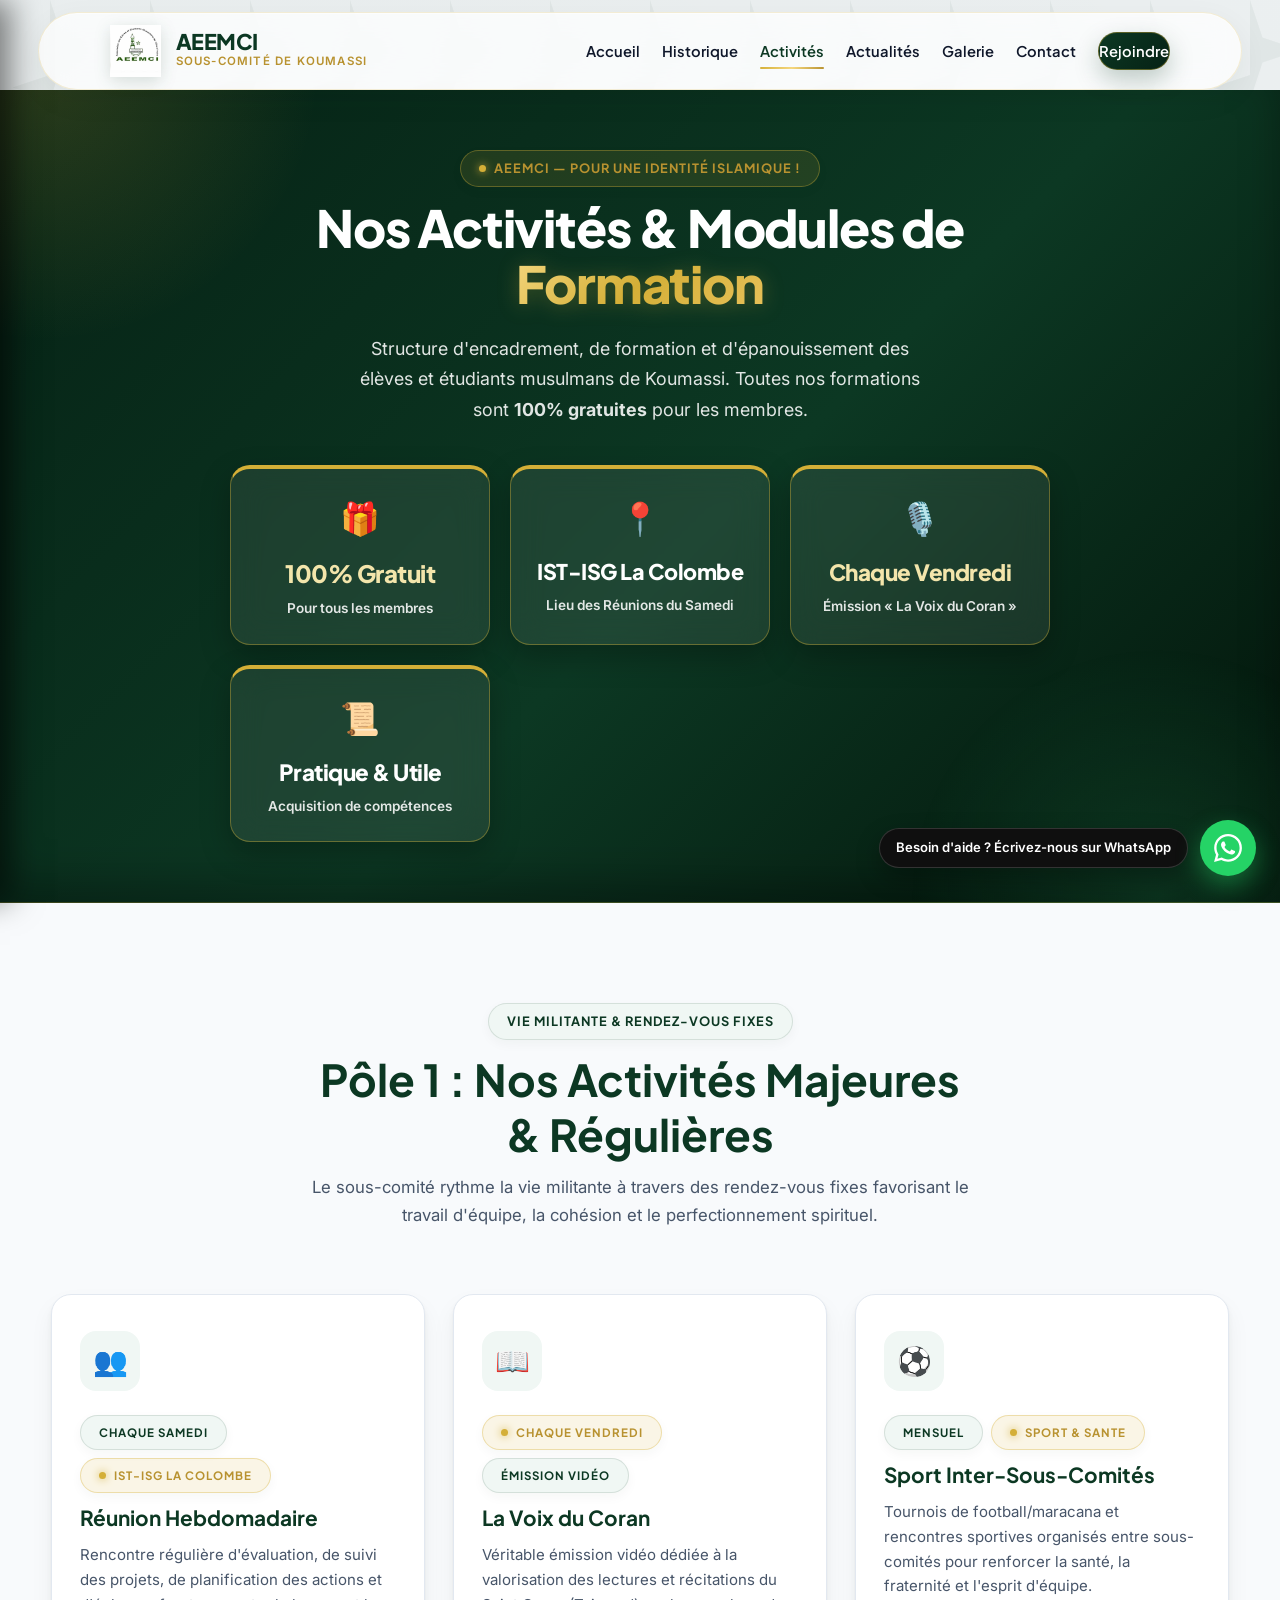
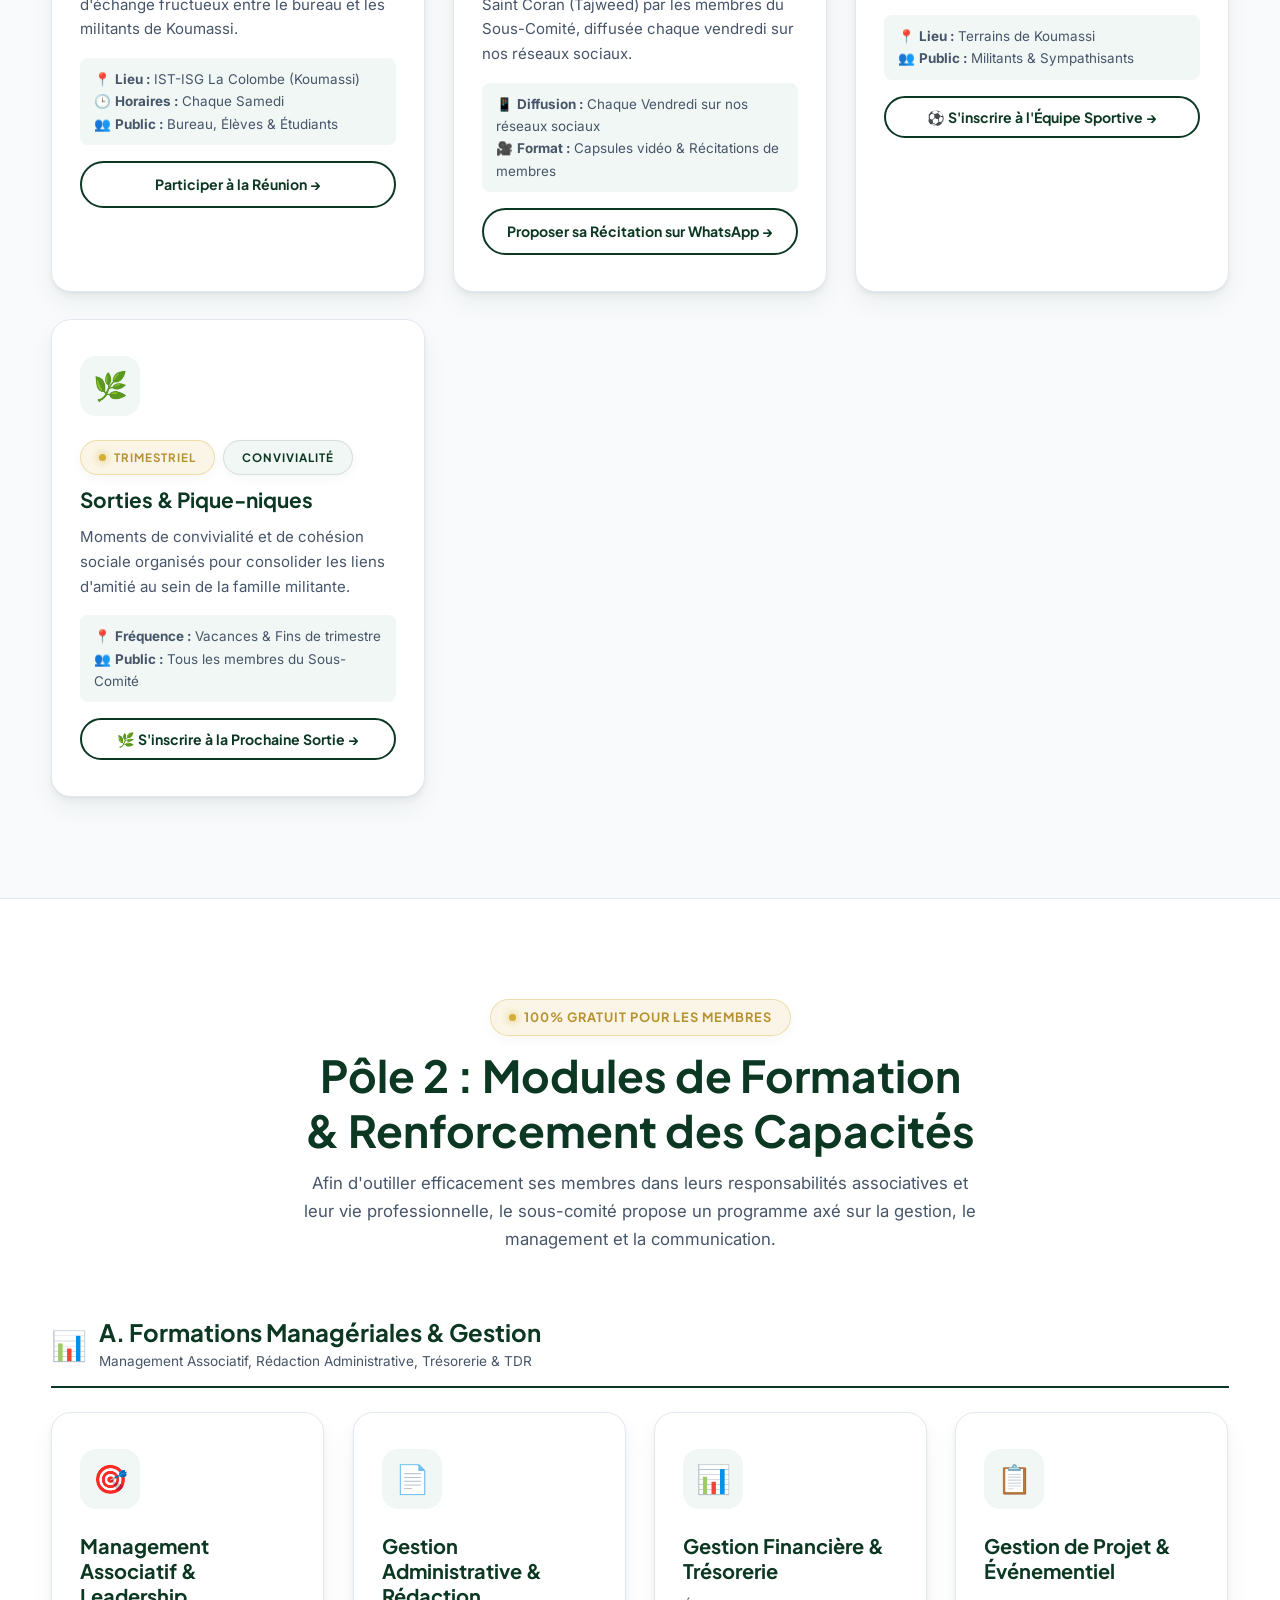
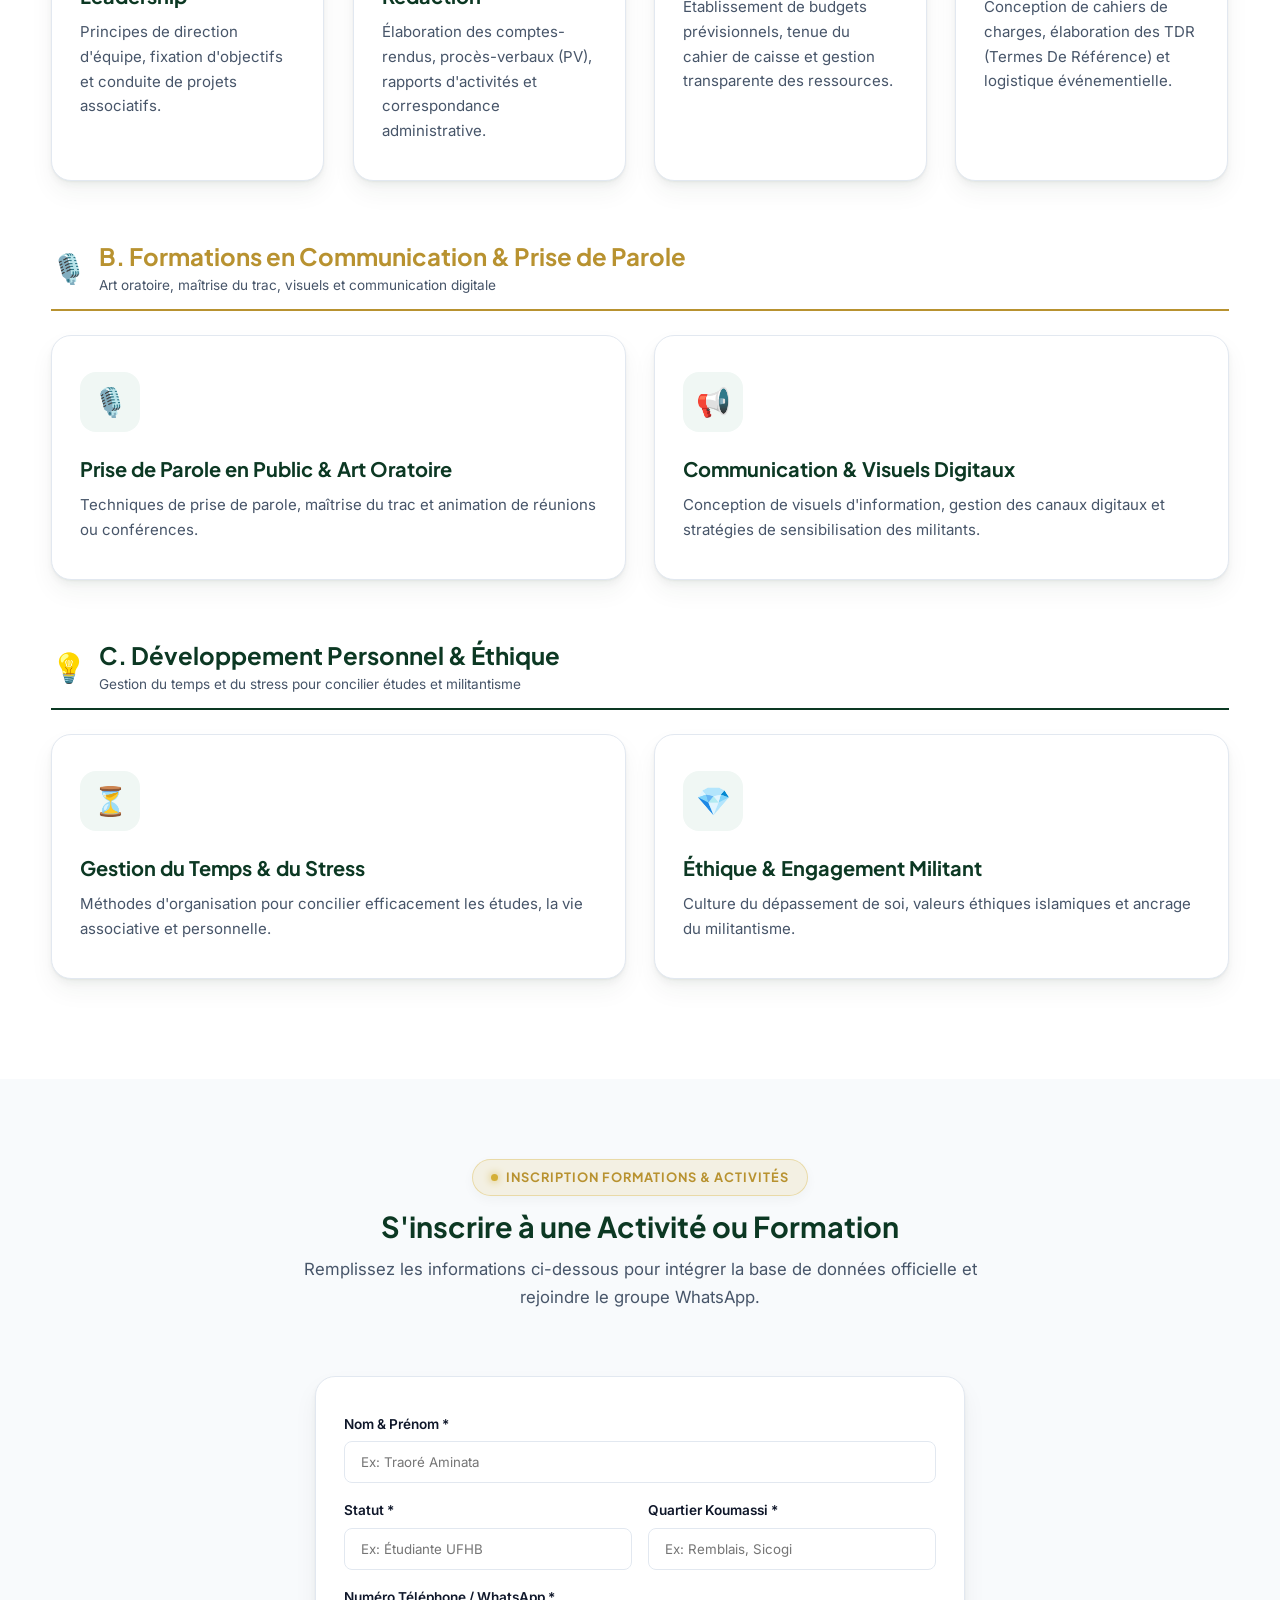
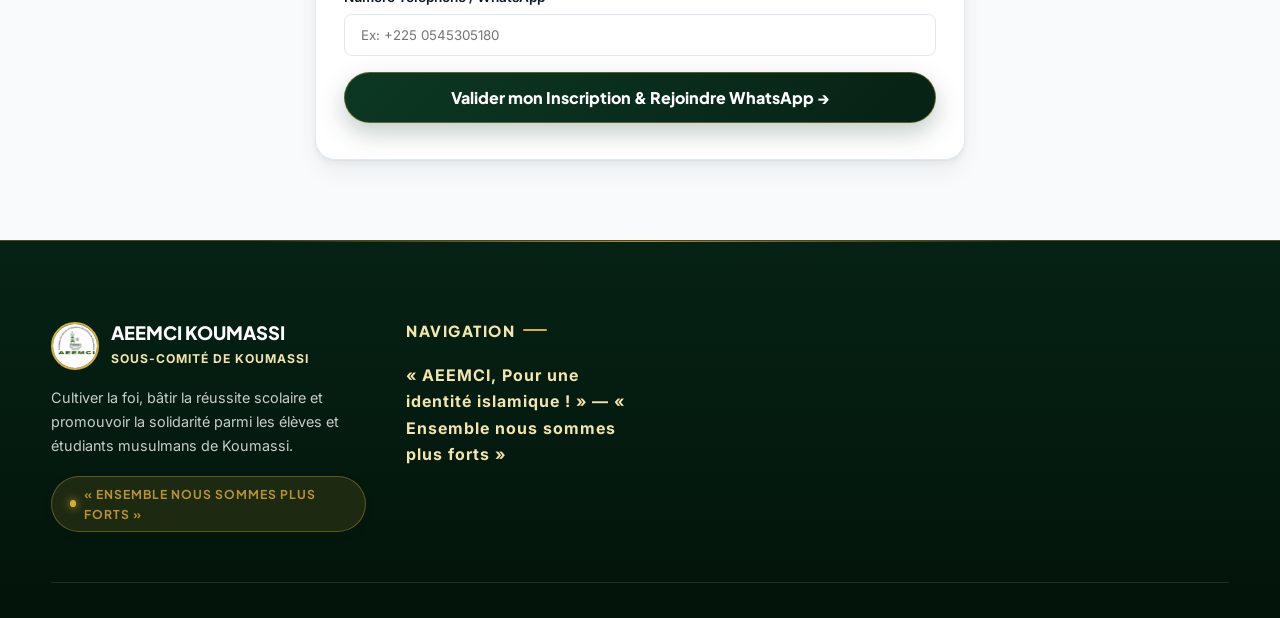
<file: activites.html>
<!DOCTYPE html>
<html lang="fr">
<head>
<meta charset="UTF-8">
<meta name="viewport" content="width=device-width, initial-scale=1.0">
<title>Activités & Académie de Formation — AEEMCI Sous-Comité de Koumassi</title>
<meta name="description" content="Portail officiel des activités régulières et de l'Académie de Formation de l'AEEMCI Sous-Comité de Koumassi. Réunions les samedis à IST-ISG La Colombe, émission La Voix du Coran chaque vendredi. Slogan : AEEMCI, Pour une identité islamique !">
<link rel="icon" href="images/logo.png">
<link rel="stylesheet" href="css/style.css">
<script src="js/base_donnees.js" defer></script>
</head>
<body>

<!-- ===== VOILE D'ARRIÈRE-PLAN & SIDEBAR LATÉRALE (DARK MODE STYLE GEMINI) ===== -->
<div class="sidebar-overlay" id="sidebarOverlay" onclick="fermerSidebar()"></div>

<aside class="sidebar-panneau" id="sidebarPanneau">
  <div class="sidebar-entete">
    <div class="sidebar-logo">
      <img loading="lazy" src="images/logo.png" alt="Logo AEEMCI" onerror="this.src='logo.png'">
      <div class="sidebar-titre-marque">
        <span class="sigle">AEEMCI</span>
        <span class="sous-sigle">Koumassi</span>
      </div>
    </div>
    <button class="sidebar-fermer" aria-label="Fermer le menu" onclick="fermerSidebar()">&times;</button>
  </div>

  <div class="sidebar-corps">
    <div class="sidebar-section-titre">Navigation</div>
    <ul class="sidebar-liens">
      <li>
        <a href="index.html" class="sidebar-lien">
          <svg class="sidebar-icone" viewBox="0 0 24 24" fill="none" stroke="currentColor" stroke-width="2"><path d="M3 9l9-7 9 7v11a2 2 0 0 1-2 2H5a2 2 0 0 1-2-2z"></path><polyline points="9 22 9 12 15 12 15 22"></polyline></svg>
          <span>Accueil</span>
        </a>
      </li>
      <li>
        <a href="historique.html" class="sidebar-lien">
          <svg class="sidebar-icone" viewBox="0 0 24 24" fill="none" stroke="currentColor" stroke-width="2"><circle cx="12" cy="12" r="10"></circle><polyline points="12 6 12 16 14"></polyline></svg>
          <span>Historique</span>
        </a>
      </li>
      <li>
        <a href="activites.html" class="sidebar-lien actif">
          <svg class="sidebar-icone" viewBox="0 0 24 24" fill="none" stroke="currentColor" stroke-width="2"><path d="M12 2l3.09 6.26L22 9.27l-5 4.87 1.18 6.88L12 17.77l-6.18 3.25L7 14.14 2 9.27l6.91-1.01L12 2z"></path></svg>
          <span>Activités</span>
        </a>
      </li>
      <li>
        <a href="actualites.html" class="sidebar-lien">
          <svg class="sidebar-icone" viewBox="0 0 24 24" fill="none" stroke="currentColor" stroke-width="2"><path d="M19 20H5a2 2 0 0 1-2-2V6a2 2 0 0 1 2-2h10a2 2 0 0 1 2 2v1m2 13a2 2 0 0 1-2-2V7m2 13a2 2 0 0 0 2-2V9a2 2 0 0 0-2-2h-2m-4-3H9M7 16h6M7 8h6m-6 4h6"></path></svg>
          <span>Actualités</span>
        </a>
      </li>
      <li>
        <a href="galerie.html" class="sidebar-lien">
          <svg class="sidebar-icone" viewBox="0 0 24 24" fill="none" stroke="currentColor" stroke-width="2"><rect x="3" y="3" width="18" height="18" rx="2" ry="2"></rect><circle cx="8.5" cy="8.5" r="1.5"></circle><polyline points="21 15 16 10 5 21"></polyline></svg>
          <span>Galerie</span>
        </a>
      </li>
      <li>
        <a href="contact.html" class="sidebar-lien">
          <svg class="sidebar-icone" viewBox="0 0 24 24" fill="none" stroke="currentColor" stroke-width="2"><path d="M4 4h16c1.1 0 2 .9 2 2v12c0 1.1-.9 2-2 2H4c-1.1 0-2-.9-2-2V6c0-1.1.9-2 2-2z"></path><polyline points="22,6 12,13 2,6"></polyline></svg>
          <span>Contact</span>
        </a>
      </li>
    </ul>

    <div class="sidebar-section-titre" style="margin-top: 24px;">Engagement</div>
    <div class="sidebar-engagement-box">
      <a href="https://chat.whatsapp.com/KUd1Zmc2JEfBsIWdH5HPdm" target="_blank" rel="noopener" class="sidebar-bouton-rejoindre">
        <svg viewBox="0 0 24 24" width="18" height="18" fill="none" stroke="currentColor" stroke-width="2.5"><path d="M16 21v-2a4 4 0 0 0-4-4H5a4 4 0 0 0-4 4v2"></path><circle cx="8.5" cy="7" r="4"></circle><line x1="20" y1="8" x2="20" y2="14"></line><line x1="23" y1="11" x2="17" y2="11"></line></svg>
        <span>Groupe WhatsApp Officiel</span>
      </a>
    </div>
  </div>

  <div class="sidebar-footer">
    <img loading="lazy" src="images/logo.png" alt="Logo AEEMCI" onerror="this.src='logo.png'">
    <span>AEEMCI — Pour une identité islamique !</span>
  </div>
</aside>

<!-- ===== EN-TÊTE DE PAGE / HEADER ===== -->
<header class="entete-site">
  <div class="conteneur barre-navigation">
    <a href="index.html" class="logo-marque">
      <img loading="lazy" src="images/logo.png" alt="Logo AEEMCI" onerror="this.src='logo.png'">
      <div class="nom-organisation">
        <span class="sigle-aeemci">AEEMCI</span>
        <span class="sous-sigle-koumassi">Sous-Comité de Koumassi</span>
      </div>
    </a>

    <button class="menu-burger" aria-label="Ouvrir le menu latéral" onclick="ouvrirSidebar()">
      <span></span>
      <span></span>
      <span></span>
    </button>

    <nav class="menu-navigation">
      <a href="index.html">Accueil</a>
      <a href="historique.html">Historique</a>
      <a href="activites.html" class="actif">Activités</a>
      <a href="actualites.html">Actualités</a>
      <a href="galerie.html">Galerie</a>
      <a href="contact.html">Contact</a>
      <a href="contact.html#adhesion" class="bouton-cta-primaire">Rejoindre</a>
    </nav>
  </div>
</header>
<main>

<!-- ===== BANNIÈRE ACTIVITÉS & ACADÉMIE DE FORMATION ===== -->
<section class="hero-moderne" style="padding: 60px 0;">
  <div class="conteneur texte-centre m-auto" style="max-width: 820px;">
    <span class="badge-tag or">AEEMCI — Pour une identité islamique !</span>
    <h1 class="hero-titre" style="margin-top: 12px; font-size: clamp(2.2rem, 4vw, 3.2rem);">
      Nos Activités &amp; Modules de <span class="or-accent">Formation</span>
    </h1>
    <p class="hero-description m-auto" style="font-size: 1.12rem; line-height: 1.7;">
      Structure d'encadrement, de formation et d'épanouissement des élèves et étudiants musulmans de Koumassi. Toutes nos formations sont <strong style="font-weight: bold;">100% gratuites</strong> pour les membres.
    </p>

    <!-- CHIFFRES ET GARANTIES DE FORMATION (DESIGN PRO 2026) -->
    <div style="display: grid; grid-template-columns: repeat(auto-fit, minmax(220px, 1fr)); gap: 20px; margin-top: 40px;">
      
      <!-- Card 1 -->
      <div style="background: rgba(255, 255, 255, 0.08); backdrop-filter: blur(16px); -webkit-backdrop-filter: blur(16px); padding: 24px 20px; border-radius: 20px; border: 1px solid rgba(212, 175, 55, 0.4); border-top: 4px solid var(--or); box-shadow: 0 12px 30px rgba(0, 0, 0, 0.25); text-align: center; transition: all 0.35s ease;" onmouseover="this.style.transform='translateY(-6px)'; this.style.borderColor='rgba(212, 175, 55, 0.8)'" onmouseout="this.style.transform='none'; this.style.borderColor='rgba(212, 175, 55, 0.4)'">
        <div style="font-size: 2rem; margin-bottom: 8px;">🎁</div>
        <strong style="font-size: 1.5rem; color: var(--or-clair); font-family: var(--font-titre); display: block; font-weight: 800; letter-spacing: -0.5px;">100% Gratuit</strong>
        <span style="font-size: 0.85rem; color: rgba(255, 255, 255, 0.88); font-weight: 600; display: block; margin-top: 4px;">Pour tous les membres</span>
      </div>

      <!-- Card 2 -->
      <div style="background: rgba(255, 255, 255, 0.08); backdrop-filter: blur(16px); -webkit-backdrop-filter: blur(16px); padding: 24px 20px; border-radius: 20px; border: 1px solid rgba(212, 175, 55, 0.4); border-top: 4px solid var(--or); box-shadow: 0 12px 30px rgba(0, 0, 0, 0.25); text-align: center; transition: all 0.35s ease;" onmouseover="this.style.transform='translateY(-6px)'; this.style.borderColor='rgba(212, 175, 55, 0.8)'" onmouseout="this.style.transform='none'; this.style.borderColor='rgba(212, 175, 55, 0.4)'">
        <div style="font-size: 2rem; margin-bottom: 8px;">📍</div>
        <strong style="font-size: 1.35rem; color: #FFFFFF; font-family: var(--font-titre); display: block; font-weight: 800; letter-spacing: -0.5px;">IST-ISG La Colombe</strong>
        <span style="font-size: 0.85rem; color: rgba(255, 255, 255, 0.88); font-weight: 600; display: block; margin-top: 4px;">Lieu des Réunions du Samedi</span>
      </div>

      <!-- Card 3 -->
      <div style="background: rgba(255, 255, 255, 0.08); backdrop-filter: blur(16px); -webkit-backdrop-filter: blur(16px); padding: 24px 20px; border-radius: 20px; border: 1px solid rgba(212, 175, 55, 0.4); border-top: 4px solid var(--or); box-shadow: 0 12px 30px rgba(0, 0, 0, 0.25); text-align: center; transition: all 0.35s ease;" onmouseover="this.style.transform='translateY(-6px)'; this.style.borderColor='rgba(212, 175, 55, 0.8)'" onmouseout="this.style.transform='none'; this.style.borderColor='rgba(212, 175, 55, 0.4)'">
        <div style="font-size: 2rem; margin-bottom: 8px;">🎙️</div>
        <strong style="font-size: 1.4rem; color: var(--or-clair); font-family: var(--font-titre); display: block; font-weight: 800; letter-spacing: -0.5px;">Chaque Vendredi</strong>
        <span style="font-size: 0.85rem; color: rgba(255, 255, 255, 0.88); font-weight: 600; display: block; margin-top: 4px;">Émission « La Voix du Coran »</span>
      </div>

      <!-- Card 4 -->
      <div style="background: rgba(255, 255, 255, 0.08); backdrop-filter: blur(16px); -webkit-backdrop-filter: blur(16px); padding: 24px 20px; border-radius: 20px; border: 1px solid rgba(212, 175, 55, 0.4); border-top: 4px solid var(--or); box-shadow: 0 12px 30px rgba(0, 0, 0, 0.25); text-align: center; transition: all 0.35s ease;" onmouseover="this.style.transform='translateY(-6px)'; this.style.borderColor='rgba(212, 175, 55, 0.8)'" onmouseout="this.style.transform='none'; this.style.borderColor='rgba(212, 175, 55, 0.4)'">
        <div style="font-size: 2rem; margin-bottom: 8px;">📜</div>
        <strong style="font-size: 1.4rem; color: #FFFFFF; font-family: var(--font-titre); display: block; font-weight: 800; letter-spacing: -0.5px;">Pratique &amp; Utile</strong>
        <span style="font-size: 0.85rem; color: rgba(255, 255, 255, 0.88); font-weight: 600; display: block; margin-top: 4px;">Acquisition de compétences</span>
      </div>

    </div>

  </div>
</section>

<!-- ===== PÔLE 1 : NOS ACTIVITÉS MAJEURES ET RÉGULIÈRES ===== -->
<section class="section-piliers">
  <div class="conteneur">
    <div class="entete-section-moderne">
      <span class="badge-tag">Vie Militante &amp; Rendez-vous Fixes</span>
      <h2>Pôle 1 : Nos Activités Majeures &amp; Régulières</h2>
      <p>Le sous-comité rythme la vie militante à travers des rendez-vous fixes favorisant le travail d'équipe, la cohésion et le perfectionnement spirituel.</p>
    </div>

    <div class="grille-cartes-piliers" style="grid-template-columns: repeat(auto-fit, minmax(280px, 1fr));">

      <!-- 1. Réunion Hebdomadaire (Chaque Samedi à IST-ISG La Colombe) -->
      <div class="carte-pilier-moderne">
        <div class="pilier-icone">👥</div>
        <div style="display: flex; gap: 8px; flex-wrap: wrap; margin-bottom: 12px;">
          <span class="badge-tag" style="font-size: 0.72rem;">CHAQUE SAMEDI</span>
          <span class="badge-tag or" style="font-size: 0.72rem;">IST-ISG LA COLOMBE</span>
        </div>
        <h3 style="font-size: 1.3rem;">Réunion Hebdomadaire</h3>
        <p style="margin-bottom: 16px;">
          Rencontre régulière d'évaluation, de suivi des projets, de planification des actions et d'échange fructueux entre le bureau et les militants de Koumassi.
        </p>
        <div style="font-size: 0.84rem; color: var(--texte-doux); background: var(--vert-tendre); padding: 10px 14px; border-radius: 8px; margin-bottom: 16px;">
          📍 <strong style="font-weight: bold;">Lieu :</strong> IST-ISG La Colombe (Koumassi)<br>
          🕒 <strong style="font-weight: bold;">Horaires :</strong> Chaque Samedi<br>
          👥 <strong style="font-weight: bold;">Public :</strong> Bureau, Élèves &amp; Étudiants
        </div>
        <a href="contact.html#adhesion" class="bouton-cta-contour" style="display: inline-block; width: 100%; text-align: center; border-color: var(--vert-emeraude); color: var(--vert-emeraude); font-size: 0.88rem; padding: 10px;">Participer à la Réunion →</a>
      </div>

      <!-- 2. La Voix du Coran (Émission vidéo diffusée chaque Vendredi) -->
      <div class="carte-pilier-moderne">
        <div class="pilier-icone">📖</div>
        <div style="display: flex; gap: 8px; flex-wrap: wrap; margin-bottom: 12px;">
          <span class="badge-tag or" style="font-size: 0.72rem;">CHAQUE VENDREDI</span>
          <span class="badge-tag" style="font-size: 0.72rem;">ÉMISSION VIDÉO</span>
        </div>
        <h3 style="font-size: 1.3rem;">La Voix du Coran</h3>
        <p style="margin-bottom: 16px;">
          Véritable émission vidéo dédiée à la valorisation des lectures et récitations du Saint Coran (Tajweed) par les membres du Sous-Comité, diffusée chaque vendredi sur nos réseaux sociaux.
        </p>
        <div style="font-size: 0.84rem; color: var(--texte-doux); background: var(--vert-tendre); padding: 10px 14px; border-radius: 8px; margin-bottom: 16px;">
          📱 <strong style="font-weight: bold;">Diffusion :</strong> Chaque Vendredi sur nos réseaux sociaux<br>
          🎥 <strong style="font-weight: bold;">Format :</strong> Capsules vidéo &amp; Récitations de membres
        </div>
        <a href="https://chat.whatsapp.com/KUd1Zmc2JEfBsIWdH5HPdm" target="_blank" rel="noopener" class="bouton-cta-contour" style="display: inline-block; width: 100%; text-align: center; border-color: var(--vert-emeraude); color: var(--vert-emeraude); font-size: 0.88rem; padding: 10px;">Proposer sa Récitation sur WhatsApp →</a>
      </div>

      <!-- 3. Activités Sportives Inter-Sous-Comités -->
      <div class="carte-pilier-moderne">
        <div class="pilier-icone">⚽</div>
        <div style="display: flex; gap: 8px; flex-wrap: wrap; margin-bottom: 12px;">
          <span class="badge-tag" style="font-size: 0.72rem;">MENSUEL</span>
          <span class="badge-tag or" style="font-size: 0.72rem;">SPORT &amp; SANTE</span>
        </div>
        <h3 style="font-size: 1.3rem;">Sport Inter-Sous-Comités</h3>
        <p style="margin-bottom: 16px;">
          Tournois de football/maracana et rencontres sportives organisés entre sous-comités pour renforcer la santé, la fraternité et l'esprit d'équipe.
        </p>
        <div style="font-size: 0.84rem; color: var(--texte-doux); background: var(--vert-tendre); padding: 10px 14px; border-radius: 8px; margin-bottom: 16px;">
          📍 <strong style="font-weight: bold;">Lieu :</strong> Terrains de Koumassi<br>
          👥 <strong style="font-weight: bold;">Public :</strong> Militants &amp; Sympathisants
        </div>
        <button onclick="ouvrirModalInscriptionSport()" class="bouton-cta-contour" style="display: inline-block; width: 100%; text-align: center; border-color: var(--vert-emeraude); color: var(--vert-emeraude); font-size: 0.88rem; padding: 10px; background: transparent; cursor: pointer;">⚽ S'inscrire à l'Équipe Sportive →</button>
      </div>

      <!-- 4. Sorties de Détente & Pique-niques -->
      <div class="carte-pilier-moderne">
        <div class="pilier-icone">🌿</div>
        <div style="display: flex; gap: 8px; flex-wrap: wrap; margin-bottom: 12px;">
          <span class="badge-tag or" style="font-size: 0.72rem;">TRIMESTRIEL</span>
          <span class="badge-tag" style="font-size: 0.72rem;">CONVIVIALITÉ</span>
        </div>
        <h3 style="font-size: 1.3rem;">Sorties &amp; Pique-niques</h3>
        <p style="margin-bottom: 16px;">
          Moments de convivialité et de cohésion sociale organisés pour consolider les liens d'amitié au sein de la famille militante.
        </p>
        <div style="font-size: 0.84rem; color: var(--texte-doux); background: var(--vert-tendre); padding: 10px 14px; border-radius: 8px; margin-bottom: 16px;">
          📍 <strong style="font-weight: bold;">Fréquence :</strong> Vacances &amp; Fins de trimestre<br>
          👥 <strong style="font-weight: bold;">Public :</strong> Tous les membres du Sous-Comité
        </div>
        <button onclick="ouvrirModalInscriptionSortie()" class="bouton-cta-contour" style="display: inline-block; width: 100%; text-align: center; border-color: var(--vert-emeraude); color: var(--vert-emeraude); font-size: 0.88rem; padding: 10px; background: transparent; cursor: pointer;">🌿 S'inscrire à la Prochaine Sortie →</button>
      </div>

    </div>
  </div>
</section>

<!-- ===== PÔLE 2 : MODULES DE FORMATION ET RENFORCEMENT DES CAPACITÉS (100% GRATUIT) ===== -->
<section class="section-historique">
  <div class="conteneur">
    <div class="entete-section-moderne">
      <span class="badge-tag or">100% Gratuit pour les Membres</span>
      <h2>Pôle 2 : Modules de Formation &amp; Renforcement des Capacités</h2>
      <p>Afin d'outiller efficacement ses membres dans leurs responsabilités associatives et leur vie professionnelle, le sous-comité propose un programme axé sur la gestion, le management et la communication.</p>
    </div>

    <!-- A. Formations Managériales & Gestion -->
    <div style="margin-bottom: 60px;">
      <div style="display: flex; align-items: center; gap: 12px; margin-bottom: 24px; padding-bottom: 12px; border-bottom: 2px solid var(--vert-emeraude);">
        <span style="font-size: 1.8rem;">📊</span>
        <div>
          <h3 style="font-size: 1.5rem; color: var(--vert-emeraude); margin: 0;">A. Formations Managériales &amp; Gestion</h3>
          <span style="font-size: 0.85rem; color: var(--texte-doux);">Management Associatif, Rédaction Administrative, Trésorerie &amp; TDR</span>
        </div>
      </div>

      <div id="container-formations" class="grille-cartes-piliers">

        <div class="carte-pilier-moderne">
          <div class="pilier-icone">🎯</div>
          <h3>Management Associatif &amp; Leadership</h3>
          <p>Principes de direction d'équipe, fixation d'objectifs et conduite de projets associatifs.</p>
        </div>

        <div class="carte-pilier-moderne">
          <div class="pilier-icone">📄</div>
          <h3>Gestion Administrative &amp; Rédaction</h3>
          <p>Élaboration des comptes-rendus, procès-verbaux (PV), rapports d'activités et correspondance administrative.</p>
        </div>

        <div class="carte-pilier-moderne">
          <div class="pilier-icone">📊</div>
          <h3>Gestion Financière &amp; Trésorerie</h3>
          <p>Établissement de budgets prévisionnels, tenue du cahier de caisse et gestion transparente des ressources.</p>
        </div>

        <div class="carte-pilier-moderne">
          <div class="pilier-icone">📋</div>
          <h3>Gestion de Projet &amp; Événementiel</h3>
          <p>Conception de cahiers de charges, élaboration des TDR (Termes De Référence) et logistique événementielle.</p>
        </div>

      </div>
    </div>

    <!-- B. Formations en Communication & Prise de Parole -->
    <div style="margin-bottom: 60px;">
      <div style="display: flex; align-items: center; gap: 12px; margin-bottom: 24px; padding-bottom: 12px; border-bottom: 2px solid var(--or-sombre);">
        <span style="font-size: 1.8rem;">🎙️</span>
        <div>
          <h3 style="font-size: 1.5rem; color: var(--or-sombre); margin: 0;">B. Formations en Communication &amp; Prise de Parole</h3>
          <span style="font-size: 0.85rem; color: var(--texte-doux);">Art oratoire, maîtrise du trac, visuels et communication digitale</span>
        </div>
      </div>

      <div class="grille-cartes-piliers" style="grid-template-columns: repeat(auto-fit, minmax(300px, 1fr));">

        <div class="carte-pilier-moderne">
          <div class="pilier-icone">🎙️</div>
          <h3>Prise de Parole en Public &amp; Art Oratoire</h3>
          <p>Techniques de prise de parole, maîtrise du trac et animation de réunions ou conférences.</p>
        </div>

        <div class="carte-pilier-moderne">
          <div class="pilier-icone">📢</div>
          <h3>Communication &amp; Visuels Digitaux</h3>
          <p>Conception de visuels d'information, gestion des canaux digitaux et stratégies de sensibilisation des militants.</p>
        </div>

      </div>
    </div>

    <!-- C. Développement Personnel & Organisation -->
    <div>
      <div style="display: flex; align-items: center; gap: 12px; margin-bottom: 24px; padding-bottom: 12px; border-bottom: 2px solid var(--vert-emeraude);">
        <span style="font-size: 1.8rem;">💡</span>
        <div>
          <h3 style="font-size: 1.5rem; color: var(--vert-emeraude); margin: 0;">C. Développement Personnel &amp; Éthique</h3>
          <span style="font-size: 0.85rem; color: var(--texte-doux);">Gestion du temps et du stress pour concilier études et militantisme</span>
        </div>
      </div>

      <div class="grille-cartes-piliers" style="grid-template-columns: repeat(auto-fit, minmax(300px, 1fr));">

        <div class="carte-pilier-moderne">
          <div class="pilier-icone">⏳</div>
          <h3>Gestion du Temps &amp; du Stress</h3>
          <p>Méthodes d'organisation pour concilier efficacement les études, la vie associative et personnelle.</p>
        </div>

        <div class="carte-pilier-moderne">
          <div class="pilier-icone">💎</div>
          <h3>Éthique &amp; Engagement Militant</h3>
          <p>Culture du dépassement de soi, valeurs éthiques islamiques et ancrage du militantisme.</p>
        </div>

      </div>
    </div>

  </div>
</section>

<!-- ===== FORMULAIRE D'INSCRIPTION RAPIDE ===== -->
<section style="padding: 80px 0; background: var(--fond-clair);">
  <div class="conteneur">
    <div class="entete-section-moderne">
      <span class="badge-tag or">Inscription Formations &amp; Activités</span>
      <h2 style="font-size: 1.8rem; color: var(--vert-emeraude);">S'inscrire à une Activité ou Formation</h2>
      <p>Remplissez les informations ci-dessous pour intégrer la base de données officielle et rejoindre le groupe WhatsApp.</p>
    </div>

    <div class="carte-pilier-moderne m-auto" style="max-width: 650px; background: #FFFFFF;">
      <form action="#" method="POST" onsubmit="enregistrerAdhesionFormulaire(event)" style="display: flex; flex-direction: column; gap: 16px;">
        <div>
          <label style="display: block; font-size: 0.85rem; font-weight: 600; margin-bottom: 6px; color: var(--texte-sombre);">Nom &amp; Prénom *</label>
          <input type="text" name="nom" required placeholder="Ex: Traoré Aminata" style="width: 100%; padding: 12px 16px; border-radius: 8px; border: 1px solid var(--bordure-douce); font-family: inherit;">
        </div>

        <div style="display: grid; grid-template-columns: 1fr 1fr; gap: 16px;">
          <div>
            <label style="display: block; font-size: 0.85rem; font-weight: 600; margin-bottom: 6px; color: var(--texte-sombre);">Statut *</label>
            <input type="text" name="statut" required placeholder="Ex: Étudiante UFHB" style="width: 100%; padding: 12px 16px; border-radius: 8px; border: 1px solid var(--bordure-douce); font-family: inherit;">
          </div>
          <div>
            <label style="display: block; font-size: 0.85rem; font-weight: 600; margin-bottom: 6px; color: var(--texte-sombre);">Quartier Koumassi *</label>
            <input type="text" name="quartier" required placeholder="Ex: Remblais, Sicogi" style="width: 100%; padding: 12px 16px; border-radius: 8px; border: 1px solid var(--bordure-douce); font-family: inherit;">
          </div>
        </div>

        <div>
          <label style="display: block; font-size: 0.85rem; font-weight: 600; margin-bottom: 6px; color: var(--texte-sombre);">Numéro Téléphone / WhatsApp *</label>
          <input type="tel" name="telephone" required placeholder="Ex: +225 0545305180" style="width: 100%; padding: 12px 16px; border-radius: 8px; border: 1px solid var(--bordure-douce); font-family: inherit;">
        </div>

        <button type="submit" class="bouton-cta-primaire" style="width: 100%; border: none; padding: 14px; font-size: 1rem;">
          Valider mon Inscription &amp; Rejoindre WhatsApp →
        </button>
      </form>
    </div>
  </div>
</section>

<!-- ===== FOOTER EXÉCUTIF (DESIGN PRO 2026) ===== -->
<footer class="pied-site">
  <div class="conteneur">
    <div class="grille-pied">
      
      <!-- Colonne 1 : Identité & Mission -->
      <div class="pied-colonne">
        <div style="display: flex; align-items: center; gap: 12px; margin-bottom: 16px;">
          <img loading="lazy" src="images/logo.png" alt="Logo AEEMCI" style="height: 48px; width: 48px; border-radius: 50%; border: 2px solid var(--or);">
          <div>
            <h3 style="color: #FFFFFF; font-size: 1.15rem; font-weight: 800; font-family: var(--font-titre);">AEEMCI KOUMASSI</h3>
            <span style="color: var(--or-clair); font-size: 0.76rem; font-weight: 700; text-transform: uppercase; letter-spacing: 1px;">Sous-Comité de Koumassi</span>
          </div>
        </div>
        <p style="font-size: 0.9rem; line-height: 1.65; color: rgba(255, 255, 255, 0.78); margin-bottom: 18px;">
          Cultiver la foi, bâtir la réussite scolaire et promouvoir la solidarité parmi les élèves et étudiants musulmans de Koumassi.
        </p>
        <span class="badge-tag or" style="font-size: 0.76rem;">« Ensemble nous sommes plus forts »</span>
      </div>

      <!-- Colonne 2 : Navigation Rapide -->
      <div class="pied-colonne">
        <h4>Navigation</h4>
        <ul>
      <p style="color: var(--or-clair); font-weight: 700; letter-spacing: 1px;">« AEEMCI, Pour une identité islamique ! » — « Ensemble nous sommes plus forts »</p>
    </div>
  </div>
</footer>

<!-- ===== BOUTON FLOTTANT WHATSAPP GLOBAL ===== -->      
<a href="https://chat.whatsapp.com/KUd1Zmc2JEfBsIWdH5HPdm" target="_blank" rel="noopener" class="widget-whatsapp-flottant" aria-label="Rejoindre le Groupe WhatsApp Officiel">
  <div class="bulle-whatsapp-texte">Besoin d'aide ? Écrivez-nous sur WhatsApp</div>
  <div class="icone-whatsapp-cercle">
    <svg viewBox="0 0 24 24" width="28" height="28" fill="currentColor"><path d="M.057 24l1.687-6.163c-1.041-1.804-1.588-3.849-1.587-5.946.003-6.556 5.338-11.891 11.893-11.891 3.181.001 6.167 1.24 8.413 3.488 2.245 2.248 3.481 5.236 3.48 8.414-.003 6.557-5.338 11.892-11.893 11.892-1.99-.001-3.951-.5-5.688-1.448l-6.305 1.654zm6.597-3.807c1.676.995 3.276 1.591 5.392 1.592 5.448 0 9.886-4.434 9.889-9.885.002-5.462-4.415-9.89-9.881-9.892-5.452 0-9.887 4.434-9.889 9.884-.001 2.225.651 3.891 1.746 5.634l-.999 3.648 3.742-.981zm11.387-5.464c-.074-.124-.272-.198-.57-.347-.297-.149-1.758-.868-2.031-.967-.272-.099-.47-.149-.669.149-.198.297-.768.967-.941 1.165-.173.198-.347.223-.644.074-.297-.149-1.255-.462-2.39-1.475-.883-.788-1.48-1.761-1.653-2.059-.173-.297-.018-.458.13-.606.134-.133.297-.347.446-.521.151-.172.2-.296.3-.495.099-.198.05-.372-.025-.521-.075-.148-.669-1.611-.916-2.206-.242-.579-.487-.501-.669-.51l-.57-.01c-.198 0-.52.074-.792.372s-1.04 1.016-1.04 2.479 1.065 2.876 1.213 3.074c.149.198 2.095 3.2 5.076 4.487.709.306 1.263.489 1.694.626.712.226 1.36.194 1.872.118.571-.085 1.758-.719 2.006-1.413.248-.695.248-1.29.173-1.414z"/></svg>
  </div>
</a>

<script>
function ouvrirSidebar() {
  var p = document.getElementById('sidebarPanneau');
  var o = document.getElementById('sidebarOverlay');
  if (p) p.classList.add('ouvert');
  if (o) o.classList.add('ouvert');
  document.body.style.overflow = 'hidden';
}
function fermerSidebar() {
  var p = document.getElementById('sidebarPanneau');
  var o = document.getElementById('sidebarOverlay');
  if (p) p.classList.remove('ouvert');
  if (o) o.classList.remove('ouvert');
  document.body.style.overflow = '';
}
window.ouvrirSidebar = ouvrirSidebar;
window.fermerSidebar = fermerSidebar;

document.addEventListener('DOMContentLoaded', function() {
  var burgerBtns = document.querySelectorAll('.menu-burger');
  burgerBtns.forEach(function(btn) {
    var declencherSidebar = function(e) {
      if (e) {
        e.preventDefault();
        e.stopPropagation();
      }
      ouvrirSidebar();
    };
    btn.addEventListener('click', declencherSidebar);
    btn.addEventListener('touchstart', declencherSidebar, { passive: false });
  });
});
</script>

<script src="js/main.js"></script>
</body>
</html>
</file>
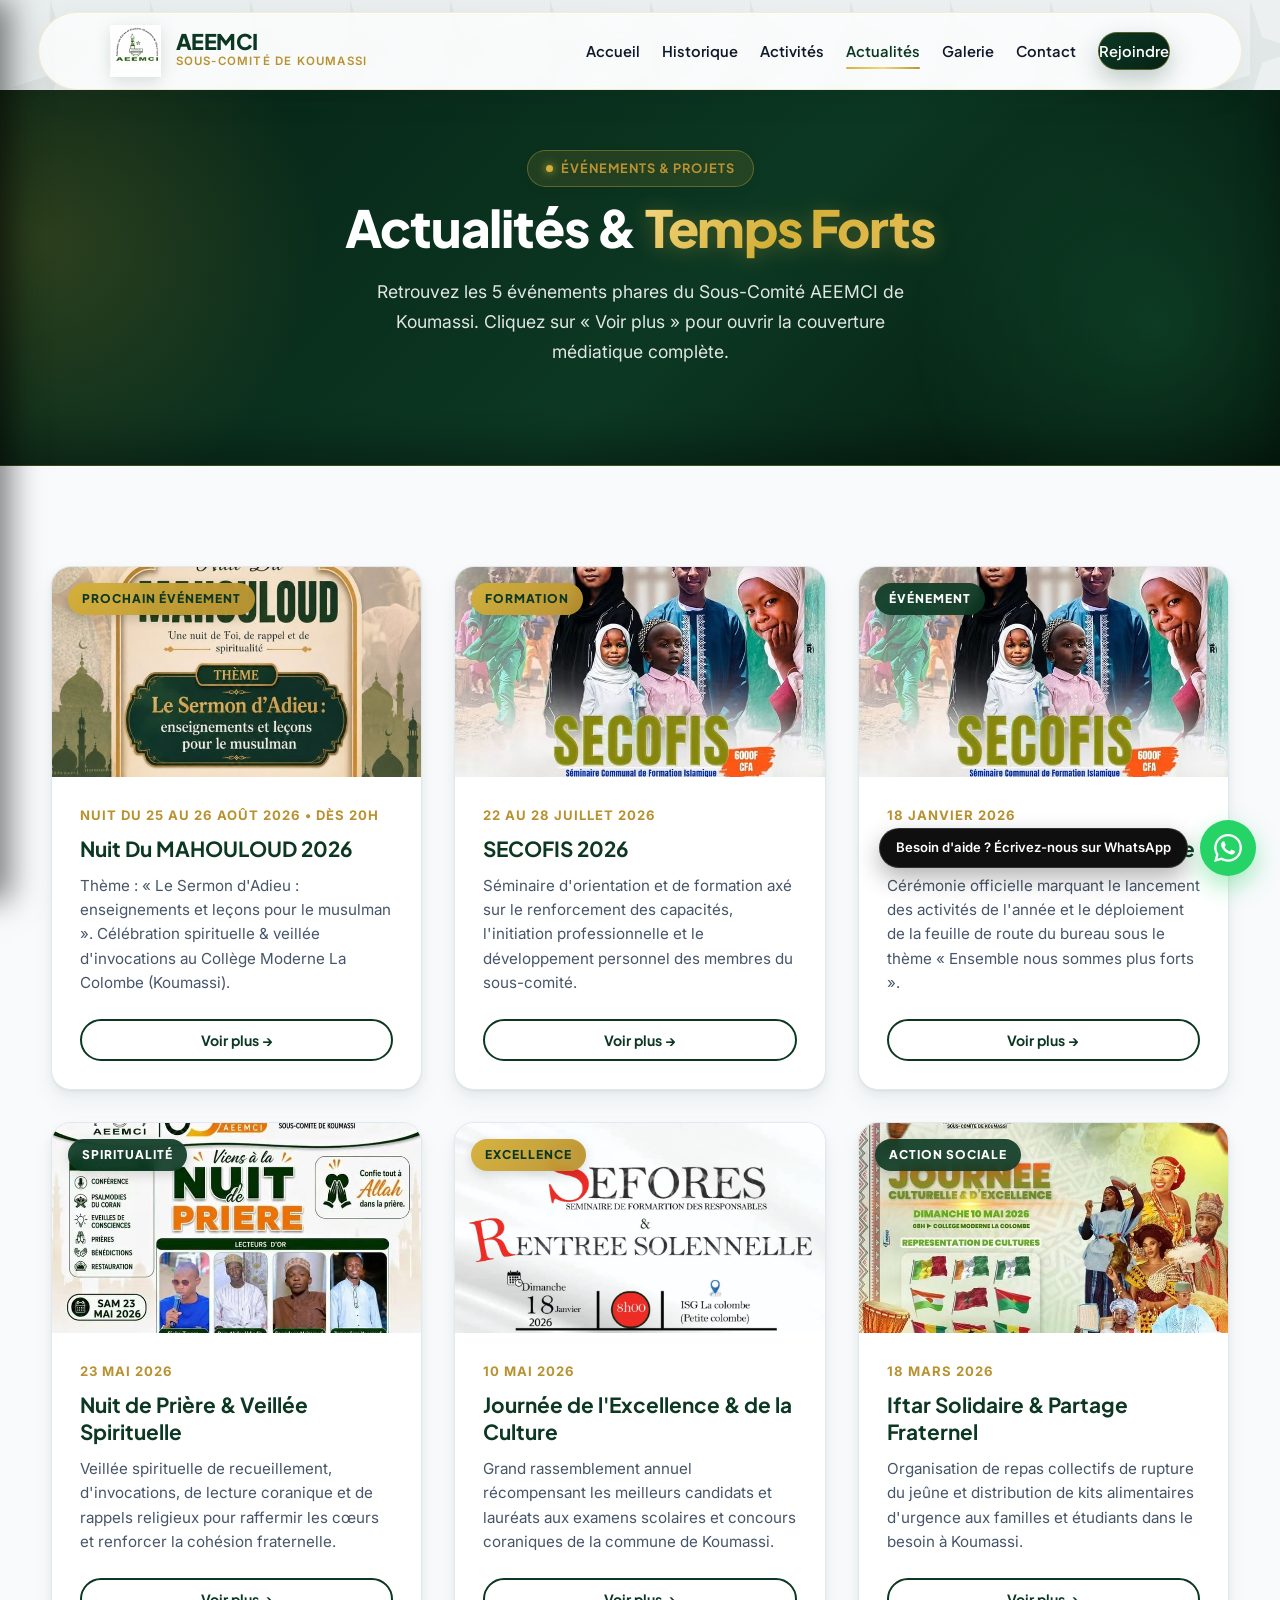
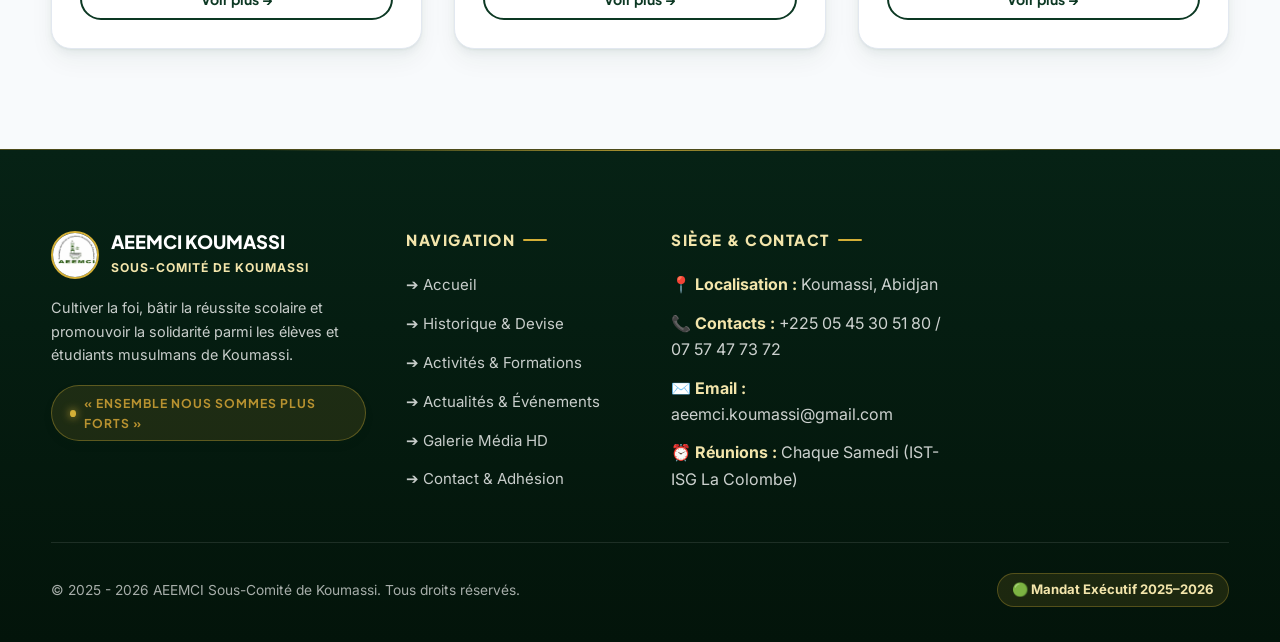
<file: actualites.html>
﻿<!DOCTYPE html>
<html lang="fr">
<head>
<meta charset="UTF-8">
<meta name="viewport" content="width=device-width, initial-scale=1.0">
<title>Actualités & Activités — AEEMCI Sous-Comité de Koumassi</title>
<meta name="description" content="Découvrez les 5 événements et activités majeurs du Sous-Comité AEEMCI de Koumassi : SECOFIS, SEFORES, Nuit de prière, Journée d'excellence et Iftar solidaire.">
<link rel="icon" href="images/logo.png">
<link rel="stylesheet" href="css/style.css">
<script src="js/base_donnees.js" defer></script>
</head>
<body>

<!-- ===== VOILE D'ARRIÈRE-PLAN & SIDEBAR LATÉRALE (DARK MODE STYLE GEMINI) ===== -->
<div class="sidebar-overlay" id="sidebarOverlay" onclick="fermerSidebar()"></div>

<aside class="sidebar-panneau" id="sidebarPanneau">
  <div class="sidebar-entete">
    <div class="sidebar-logo">
      <img loading="lazy" src="images/logo.png" alt="Logo AEEMCI" onerror="this.src='logo.png'">
      <div class="sidebar-titre-marque">
        <span class="sigle">AEEMCI</span>
        <span class="sous-sigle">Koumassi</span>
      </div>
    </div>
    <button class="sidebar-fermer" aria-label="Fermer le menu" onclick="fermerSidebar()">&times;</button>
  </div>

  <div class="sidebar-corps">
    <div class="sidebar-section-titre">Navigation</div>
    <ul class="sidebar-liens">
      <li>
        <a href="index.html" class="sidebar-lien">
          <svg class="sidebar-icone" viewBox="0 0 24 24" fill="none" stroke="currentColor" stroke-width="2"><path d="M3 9l9-7 9 7v11a2 2 0 0 1-2 2H5a2 2 0 0 1-2-2z"></path><polyline points="9 22 9 12 15 12 15 22"></polyline></svg>
          <span>Accueil</span>
        </a>
      </li>
      <li>
        <a href="historique.html" class="sidebar-lien">
          <svg class="sidebar-icone" viewBox="0 0 24 24" fill="none" stroke="currentColor" stroke-width="2"><circle cx="12" cy="12" r="10"></circle><polyline points="12 6 12 16 14"></polyline></svg>
          <span>Historique</span>
        </a>
      </li>
      <li>
        <a href="activites.html" class="sidebar-lien">
          <svg class="sidebar-icone" viewBox="0 0 24 24" fill="none" stroke="currentColor" stroke-width="2"><path d="M12 2l3.09 6.26L22 9.27l-5 4.87 1.18 6.88L12 17.77l-6.18 3.25L7 14.14 2 9.27l6.91-1.01L12 2z"></path></svg>
          <span>Activités</span>
        </a>
      </li>
      <li>
        <a href="actualites.html" class="sidebar-lien actif">
          <svg class="sidebar-icone" viewBox="0 0 24 24" fill="none" stroke="currentColor" stroke-width="2"><path d="M19 20H5a2 2 0 0 1-2-2V6a2 2 0 0 1 2-2h10a2 2 0 0 1 2 2v1m2 13a2 2 0 0 1-2-2V7m2 13a2 2 0 0 0 2-2V9a2 2 0 0 0-2-2h-2m-4-3H9M7 16h6M7 8h6m-6 4h6"></path></svg>
          <span>Actualités</span>
        </a>
      </li>
      <li>
        <a href="galerie.html" class="sidebar-lien">
          <svg class="sidebar-icone" viewBox="0 0 24 24" fill="none" stroke="currentColor" stroke-width="2"><rect x="3" y="3" width="18" height="18" rx="2" ry="2"></rect><circle cx="8.5" cy="8.5" r="1.5"></circle><polyline points="21 15 16 10 5 21"></polyline></svg>
          <span>Galerie</span>
        </a>
      </li>
      <li>
        <a href="contact.html" class="sidebar-lien">
          <svg class="sidebar-icone" viewBox="0 0 24 24" fill="none" stroke="currentColor" stroke-width="2"><path d="M4 4h16c1.1 0 2 .9 2 2v12c0 1.1-.9 2-2 2H4c-1.1 0-2-.9-2-2V6c0-1.1.9-2 2-2z"></path><polyline points="22,6 12,13 2,6"></polyline></svg>
          <span>Contact</span>
        </a>
      </li>
    </ul>

    <div class="sidebar-section-titre" style="margin-top: 24px;">Engagement</div>
    <div class="sidebar-engagement-box">
      <a href="https://chat.whatsapp.com/KUd1Zmc2JEfBsIWdH5HPdm" target="_blank" rel="noopener" class="sidebar-bouton-rejoindre">
        <svg viewBox="0 0 24 24" width="18" height="18" fill="none" stroke="currentColor" stroke-width="2.5"><path d="M16 21v-2a4 4 0 0 0-4-4H5a4 4 0 0 0-4 4v2"></path><circle cx="8.5" cy="7" r="4"></circle><line x1="20" y1="8" x2="20" y2="14"></line><line x1="23" y1="11" x2="17" y2="11"></line></svg>
        <span>Rejoindre l'AEEMCI</span>
      </a>
    </div>
  </div>

  <div class="sidebar-footer">
    <img loading="lazy" src="images/logo.png" alt="Logo AEEMCI" onerror="this.src='logo.png'">
    <span>AEEMCI - Sous-Comité Koumassi</span>
  </div>
</aside>

<!-- ===== EN-TÊTE DE PAGE / HEADER ===== -->
<header class="entete-site">
  <div class="conteneur barre-navigation">
    <a href="index.html" class="logo-marque">
      <img loading="lazy" src="images/logo.png" alt="Logo AEEMCI" onerror="this.src='logo.png'">
      <div class="nom-organisation">
        <span class="sigle-aeemci">AEEMCI</span>
        <span class="sous-sigle-koumassi">Sous-Comité de Koumassi</span>
      </div>
    </a>

    <button class="menu-burger" aria-label="Ouvrir le menu latéral" onclick="ouvrirSidebar()">
      <span></span>
      <span></span>
      <span></span>
    </button>

    <nav class="menu-navigation">
      <a href="index.html">Accueil</a>
      <a href="historique.html">Historique</a>
      <a href="activites.html">Activités</a>
      <a href="actualites.html" class="actif">Actualités</a>
      <a href="galerie.html">Galerie</a>
      <a href="contact.html">Contact</a>
      <a href="contact.html#adhesion" class="bouton-cta-primaire">Rejoindre</a>
    </nav>
  </div>
</header>
<main>

<!-- ===== BANNIÈRE EN-TÊTE ===== -->
<section class="hero-moderne" style="padding: 60px 0;">
  <div class="conteneur texte-centre m-auto" style="max-width: 720px;">
    <span class="badge-tag or">Événements &amp; Projets</span>
    <h1 class="hero-titre" style="margin-top: 12px; font-size: clamp(2.2rem, 4vw, 3.2rem);">
      Actualités &amp; <span class="or-accent">Temps Forts</span>
    </h1>
    <p class="hero-description m-auto" style="font-size: 1.1rem;">
      Retrouvez les 5 événements phares du Sous-Comité AEEMCI de Koumassi. Cliquez sur « Voir plus » pour ouvrir la couverture médiatique complète.
    </p>
  </div>
</section>

<!-- ===== LES 5 ÉVÉNEMENTS COMPLETS (ATTRIBUTION DES IMAGES VERIFIÉE) ===== -->
<section class="section-piliers">
  <div class="conteneur">
    <div id="container-actualites" class="grille-actualites-cartes">

      <!-- 0. Nuit du Maouloud 2026 (Prochaine Activité Majeure) -->
      <article class="carte-actualite-moderne">
        <div class="carte-actu-image">
          <span class="carte-actu-badge or">PROCHAIN ÉVÉNEMENT</span>
          <img src="images/maouloud.jpg" alt="Nuit du Mahouloud 2026" loading="lazy" onerror="this.src='images/logo.png'; this.style.objectFit='contain'; this.style.padding='20px';">
        </div>
        <div class="carte-actu-corps">
          <span class="carte-actu-date">Nuit du 25 au 26 Août 2026 • Dès 20H</span>
          <h3 class="carte-actu-titre">Nuit Du MAHOULOUD 2026</h3>
          <p class="carte-actu-desc">
            Thème : « Le Sermon d'Adieu : enseignements et leçons pour le musulman ». Célébration spirituelle &amp; veillée d'invocations au Collège Moderne La Colombe (Koumassi).
          </p>
          <div class="carte-actu-action">
            <button class="bouton-cta-contour" style="padding: 10px 22px; font-size: 0.88rem; width: 100%; border: 2px solid var(--vert-emeraude); cursor: pointer;" onclick="ouvrirCouvertureMedia('maouloud')">Voir plus →</button>
          </div>
        </div>
      </article>

      <!-- 1. SECOFIS 2026 -->
      <article class="carte-actualite-moderne">
        <div class="carte-actu-image">
          <span class="carte-actu-badge or">FORMATION</span>
          <img src="images/secofis.jpg" alt="SECOFIS 2026 — Formation" loading="lazy" onerror="this.src='images/logo.png'; this.style.objectFit='contain'; this.style.padding='20px';">
        </div>
        <div class="carte-actu-corps">
          <span class="carte-actu-date">22 au 28 juillet 2026</span>
          <h3 class="carte-actu-titre">SECOFIS 2026</h3>
          <p class="carte-actu-desc">
            Séminaire d'orientation et de formation axé sur le renforcement des capacités, l'initiation professionnelle et le développement personnel des membres du sous-comité.
          </p>
          <div class="carte-actu-action">
            <button class="bouton-cta-contour" style="padding: 10px 22px; font-size: 0.88rem; width: 100%; border: 2px solid var(--vert-emeraude); cursor: pointer;" onclick="ouvrirCouvertureMedia('secofis')">Voir plus →</button>
          </div>
        </div>
      </article>

      <!-- 2. SEFORES & Rentrée Solennelle -->
      <article class="carte-actualite-moderne">
        <div class="carte-actu-image">
          <span class="carte-actu-badge">ÉVÉNEMENT</span>
          <img src="images/rentree-solennelle.jpg" alt="SEFORES & Rentrée Solennelle" loading="lazy" onerror="this.src='images/logo.png'; this.style.objectFit='contain'; this.style.padding='20px';">
        </div>
        <div class="carte-actu-corps">
          <span class="carte-actu-date">18 janvier 2026</span>
          <h3 class="carte-actu-titre">SEFORES &amp; Rentrée Solennelle</h3>
          <p class="carte-actu-desc">
            Cérémonie officielle marquant le lancement des activités de l'année et le déploiement de la feuille de route du bureau sous le thème « Ensemble nous sommes plus forts ».
          </p>
          <div class="carte-actu-action">
            <button class="bouton-cta-contour" style="padding: 10px 22px; font-size: 0.88rem; width: 100%; border: 2px solid var(--vert-emeraude); cursor: pointer;" onclick="ouvrirCouvertureMedia('sefores')">Voir plus →</button>
          </div>
        </div>
      </article>

      <!-- 3. Nuit de Prière & Veillée Spirituelle -->
      <article class="carte-actualite-moderne">
        <div class="carte-actu-image">
          <span class="carte-actu-badge">SPIRITUALITÉ</span>
          <img src="images/nuit-priere.jpg" alt="Nuit de Prière & Veillée Spirituelle" loading="lazy" onerror="this.src='images/logo.png'; this.style.objectFit='contain'; this.style.padding='20px';">
        </div>
        <div class="carte-actu-corps">
          <span class="carte-actu-date">23 Mai 2026</span>
          <h3 class="carte-actu-titre">Nuit de Prière &amp; Veillée Spirituelle</h3>
          <p class="carte-actu-desc">
            Veillée spirituelle de recueillement, d'invocations, de lecture coranique et de rappels religieux pour raffermir les cœurs et renforcer la cohésion fraternelle.
          </p>
          <div class="carte-actu-action">
            <button class="bouton-cta-contour" style="padding: 10px 22px; font-size: 0.88rem; width: 100%; border: 2px solid var(--vert-emeraude); cursor: pointer;" onclick="ouvrirCouvertureMedia('priere')">Voir plus →</button>
          </div>
        </div>
      </article>

      <!-- 4. Journée de l'Excellence & de la Culture -->
      <article class="carte-actualite-moderne">
        <div class="carte-actu-image">
          <span class="carte-actu-badge or">EXCELLENCE</span>
          <img src="images/journee-excellence.jpg" alt="Journée Culturelle & d'Excellence" loading="lazy" onerror="this.src='images/logo.png'; this.style.objectFit='contain'; this.style.padding='20px';">
        </div>
        <div class="carte-actu-corps">
          <span class="carte-actu-date">10 Mai 2026</span>
          <h3 class="carte-actu-titre">Journée de l'Excellence &amp; de la Culture</h3>
          <p class="carte-actu-desc">
            Grand rassemblement annuel récompensant les meilleurs candidats et lauréats aux examens scolaires et concours coraniques de la commune de Koumassi.
          </p>
          <div class="carte-actu-action">
            <button class="bouton-cta-contour" style="padding: 10px 22px; font-size: 0.88rem; width: 100%; border: 2px solid var(--vert-emeraude); cursor: pointer;" onclick="ouvrirCouvertureMedia('excellence')">Voir plus →</button>
          </div>
        </div>
      </article>

      <!-- 5. Iftar Solidaire & Partage Fraternel -->
      <article class="carte-actualite-moderne">
        <div class="carte-actu-image">
          <span class="carte-actu-badge">ACTION SOCIALE</span>
          <img src="images/solidarite-ramadan.jpg" alt="Solidarité Ramadan / Iftar" loading="lazy" onerror="this.src='images/logo.png'; this.style.objectFit='contain'; this.style.padding='20px';">
        </div>
        <div class="carte-actu-corps">
          <span class="carte-actu-date">18 Mars 2026</span>
          <h3 class="carte-actu-titre">Iftar Solidaire &amp; Partage Fraternel</h3>
          <p class="carte-actu-desc">
            Organisation de repas collectifs de rupture du jeûne et distribution de kits alimentaires d'urgence aux familles et étudiants dans le besoin à Koumassi.
          </p>
          <div class="carte-actu-action">
            <button class="bouton-cta-contour" style="padding: 10px 22px; font-size: 0.88rem; width: 100%; border: 2px solid var(--vert-emeraude); cursor: pointer;" onclick="ouvrirCouvertureMedia('iftar')">Voir plus →</button>
          </div>
        </div>
      </article>

    </div>
  </div>
</section>

<!-- ===== MODALE DE COUVERTURE MÉDIATIQUE ===== -->
<div class="modal-media-overlay" id="modalCouvertureMedias" onclick="fermerCouvertureMedia(event)">
  <div class="modal-media-boite">
    <div class="modal-media-entete">
      <span class="badge-couverture-medias">Couverture Médiatique Officielle</span>
      <h2 class="modal-media-titre" id="modalMediaTitre">SECOFIS 2026</h2>
      <span class="modal-media-date" id="modalMediaDate">Février 2026</span>
      <button class="modal-media-fermer" onclick="fermerCouvertureMediaDirect()">&times;</button>
    </div>

    <div class="modal-media-corps">
      <img loading="lazy" id="modalMediaImage" src="images/secofis.jpg" alt="Couverture Médiatique" class="modal-media-image" onerror="this.src='images/logo.png'; this.style.objectFit='contain'; this.style.padding='20px';">

      <p class="modal-media-communique" id="modalMediaCommunique">
        La couverture médiatique officielle retrace les temps forts de cet événement marquant du Sous-Comité AEEMCI de Koumassi, avec des reportages, allocutions et albums souvenirs.
      </p>

      <div class="modal-media-actions">
        <a id="modalMediaLienGalerie" href="galerie.html" class="bouton-cta-primaire">Accéder à la Galerie Photo →</a>
        <button onclick="fermerCouvertureMediaDirect()" class="bouton-cta-secondaire" style="background: var(--vert-tendre); border-color: var(--vert-tendre); color: var(--vert-emeraude);">Fermer</button>
      </div>
    </div>
  </div>
</div>

<!-- ===== FOOTER EXÉCUTIF (DESIGN PRO 2026) ===== -->
<footer class="pied-site">
  <div class="conteneur">
    <div class="grille-pied">
      
      <!-- Colonne 1 : Identité & Mission -->
      <div class="pied-colonne">
        <div style="display: flex; align-items: center; gap: 12px; margin-bottom: 16px;">
          <img loading="lazy" src="images/logo.png" alt="Logo AEEMCI" style="height: 48px; width: 48px; border-radius: 50%; border: 2px solid var(--or);">
          <div>
            <h3 style="color: #FFFFFF; font-size: 1.15rem; font-weight: 800; font-family: var(--font-titre);">AEEMCI KOUMASSI</h3>
            <span style="color: var(--or-clair); font-size: 0.76rem; font-weight: 700; text-transform: uppercase; letter-spacing: 1px;">Sous-Comité de Koumassi</span>
          </div>
        </div>
        <p style="font-size: 0.9rem; line-height: 1.65; color: rgba(255, 255, 255, 0.78); margin-bottom: 18px;">
          Cultiver la foi, bâtir la réussite scolaire et promouvoir la solidarité parmi les élèves et étudiants musulmans de Koumassi.
        </p>
        <span class="badge-tag or" style="font-size: 0.76rem;">« Ensemble nous sommes plus forts »</span>
      </div>

      <!-- Colonne 2 : Navigation Rapide -->
      <div class="pied-colonne">
        <h4>Navigation</h4>
        <ul>
          <li><a href="index.html">➔ Accueil</a></li>
          <li><a href="historique.html">➔ Historique &amp; Devise</a></li>
          <li><a href="activites.html">➔ Activités &amp; Formations</a></li>
          <li><a href="actualites.html">➔ Actualités &amp; Événements</a></li>
          <li><a href="galerie.html">➔ Galerie Média HD</a></li>
          <li><a href="contact.html">➔ Contact &amp; Adhésion</a></li>
        </ul>
      </div>

      <!-- Colonne 3 : Siège & Coordonnées -->
      <div class="pied-colonne">
        <h4>Siège &amp; Contact</h4>
        <ul>
          <li><span style="color: var(--or-clair); font-weight: 700;">📍 Localisation :</span> Koumassi, Abidjan</li>
          <li><span style="color: var(--or-clair); font-weight: 700;">📞 Contacts :</span> +225 05 45 30 51 80 / 07 57 47 73 72</li>
          <li><span style="color: var(--or-clair); font-weight: 700;">✉️ Email :</span> aeemci.koumassi@gmail.com</li>
          <li><span style="color: var(--or-clair); font-weight: 700;">⏰ Réunions :</span> Chaque Samedi (IST-ISG La Colombe)</li>
        </ul>
      </div>

      

    </div>

    <!-- Bas du Pied de Page -->
    <div class="bas-pied-site">
      <p>© 2025 - 2026 AEEMCI Sous-Comité de Koumassi. Tous droits réservés.</p>
      <span style="color: var(--or-clair); font-weight: 700; font-size: 0.82rem; background: rgba(212, 175, 55, 0.12); padding: 5px 14px; border-radius: 50px; border: 1px solid rgba(212, 175, 55, 0.3);">🟢 Mandat Exécutif 2025–2026</span>
    </div>
  </div>
</footer>

<!-- ===== BOUTON FLOTTANT WHATSAPP GLOBAL ===== -->
<a href="https://chat.whatsapp.com/KUd1Zmc2JEfBsIWdH5HPdm" target="_blank" rel="noopener" class="widget-whatsapp-flottant" aria-label="Discuter sur WhatsApp">
  <div class="bulle-whatsapp-texte">Besoin d'aide ? Écrivez-nous sur WhatsApp</div>
  <div class="icone-whatsapp-cercle">
    <svg viewBox="0 0 24 24" width="28" height="28" fill="currentColor"><path d="M.057 24l1.687-6.163c-1.041-1.804-1.588-3.849-1.587-5.946.003-6.556 5.338-11.891 11.893-11.891 3.181.001 6.167 1.24 8.413 3.488 2.245 2.248 3.481 5.236 3.48 8.414-.003 6.557-5.338 11.892-11.893 11.892-1.99-.001-3.951-.5-5.688-1.448l-6.305 1.654zm6.597-3.807c1.676.995 3.276 1.591 5.392 1.592 5.448 0 9.886-4.434 9.889-9.885.002-5.462-4.415-9.89-9.881-9.892-5.452 0-9.887 4.434-9.889 9.884-.001 2.225.651 3.891 1.746 5.634l-.999 3.648 3.742-.981zm11.387-5.464c-.074-.124-.272-.198-.57-.347-.297-.149-1.758-.868-2.031-.967-.272-.099-.47-.149-.669.149-.198.297-.768.967-.941 1.165-.173.198-.347.223-.644.074-.297-.149-1.255-.462-2.39-1.475-.883-.788-1.48-1.761-1.653-2.059-.173-.297-.018-.458.13-.606.134-.133.297-.347.446-.521.151-.172.2-.296.3-.495.099-.198.05-.372-.025-.521-.075-.148-.669-1.611-.916-2.206-.242-.579-.487-.501-.669-.51l-.57-.01c-.198 0-.52.074-.792.372s-1.04 1.016-1.04 2.479 1.065 2.876 1.213 3.074c.149.198 2.095 3.2 5.076 4.487.709.306 1.263.489 1.694.626.712.226 1.36.194 1.872.118.571-.085 1.758-.719 2.006-1.413.248-.695.248-1.29.173-1.414z"/></svg>
  </div>
</a>

<script>
function ouvrirSidebar() {
  var p = document.getElementById('sidebarPanneau');
  var o = document.getElementById('sidebarOverlay');
  if (p) p.classList.add('ouvert');
  if (o) o.classList.add('ouvert');
  document.body.style.overflow = 'hidden';
}
function fermerSidebar() {
  var p = document.getElementById('sidebarPanneau');
  var o = document.getElementById('sidebarOverlay');
  if (p) p.classList.remove('ouvert');
  if (o) o.classList.remove('ouvert');
  document.body.style.overflow = '';
}
window.ouvrirSidebar = ouvrirSidebar;
window.fermerSidebar = fermerSidebar;

document.addEventListener('DOMContentLoaded', function() {
  var burgerBtns = document.querySelectorAll('.menu-burger');
  burgerBtns.forEach(function(btn) {
    var declencherSidebar = function(e) {
      if (e) {
        e.preventDefault();
        e.stopPropagation();
      }
      ouvrirSidebar();
    };
    btn.addEventListener('click', declencherSidebar);
    btn.addEventListener('touchstart', declencherSidebar, { passive: false });
  });
});

// Données précises des couvertures médiatiques des 5 événements avec les images EXACTES
var donneesMedias = {
  maouloud: {
    titre: "Nuit Du MAHOULOUD 2026 — Grande Veillée Spirituelle & Conférence",
    date: "Nuit du 25 au 26 Août 2026 • Dès 20H",
    img: "images/maouloud.jpg",
    communique: "Thème : « Le Sermon d'Adieu : enseignements et leçons pour le musulman ». Célébration spirituelle de la Naissance du Prophète Mouhammad (SWS) : veillée de prières, enseignements et invocations au Collège Moderne La Colombe (Koumassi)."
  },
  secofis: {
    titre: "SECOFIS 2026 — Couverture Médiatique & Formation",
    date: "Février 2026",
    img: "images/secofis.jpg",
    communique: "Le Séminaire d'Orientation et de Formation des Élèves et Étudiants (SECOFIS 2026) a réuni les membres de Koumassi pour un programme intensif de leadership, d'éthique et d'initiation professionnelle."
  },
  sefores: {
    titre: "SEFORES & Rentrée Solennelle — Couverture Médiatique",
    date: "Novembre 2025",
    img: "images/rentree-solennelle.jpg",
    communique: "La cérémonie officielle de la Rentrée Solennelle a réuni les autorités locales, encadreurs et militants autour de la feuille de route du mandat 2025–2026 : « Ensemble nous sommes plus forts »."
  },
  priere: {
    titre: "Nuit de Prière & Veillée Spirituelle — Couverture Médiatique",
    date: "Décembre 2025",
    img: "images/nuit-priere.jpg",
    communique: "Moments forts de recueillement, de psalmodie coranique et d'invocations lors de la grande veillée spirituelle du Sous-Comité de Koumassi."
  },
  excellence: {
    titre: "Journée de l'Excellence & de la Culture — Couverture Médiatique",
    date: "Mai 2026",
    img: "images/journee-excellence.jpg",
    communique: "Distinction solennelle des lauréats aux examens officiels (BEPC, BAC) et prix d'excellence attribués aux meilleurs élèves et étudiants musulmans de Koumassi."
  },
  iftar: {
    titre: "Iftar Solidaire & Action Ramadan — Couverture Médiatique",
    date: "Ramadan 2026",
    img: "images/solidarite-ramadan.jpg",
    communique: "Opération d'entraide et d'Iftar collectif : partage quotidien de repas et remises de kits alimentaires d'urgence aux familles et étudiants dans le besoin à Koumassi."
  }
};

function ouvrirCouvertureMedia(eventId) {
  var data = donneesMedias[eventId] || donneesMedias.secofis;
  document.getElementById('modalMediaTitre').textContent = data.titre;
  document.getElementById('modalMediaDate').textContent = data.date;
  document.getElementById('modalMediaImage').src = data.img;
  document.getElementById('modalMediaCommunique').textContent = data.communique;

  var modal = document.getElementById('modalCouvertureMedias');
  modal.classList.add('ouvert');
  document.body.style.overflow = 'hidden';
}

// Injection dynamique des nouveaux événements créés depuis l'Admin Studio
function chargerEvenementsStudio() {
  var grille = document.querySelector('.grille-actualites-cartes');
  if (!grille) return;

  var listeCustom = JSON.parse(localStorage.getItem('aeemci_evenements_custom') || '[]');
  listeCustom.forEach(function(item) {
    var article = document.createElement('article');
    article.className = 'carte-actualite-moderne';
    article.innerHTML = `
      <div class="carte-actu-image">
        <span class="carte-actu-badge or">${item.badge || 'ÉVÉNEMENT'}</span>
        <img src="${item.image}" alt="${item.titre}" loading="lazy" onerror="this.src='images/logo.png'; this.style.objectFit='contain'; this.style.padding='20px';">
      </div>
      <div class="carte-actu-corps">
        <span class="carte-actu-date">${item.date}</span>
        <h3 class="carte-actu-titre">${item.titre}</h3>
        <p class="carte-actu-desc">${item.desc}</p>
        <div class="carte-actu-action">
          <button class="bouton-cta-contour" style="padding: 10px 22px; font-size: 0.88rem; width: 100%; border: 2px solid var(--vert-emeraude); cursor: pointer;" onclick="alert('${item.titre} — ${item.desc}')">En savoir plus →</button>
        </div>
      </div>
    `;
    grille.prepend(article);
  });
}
chargerEvenementsStudio();

function fermerCouvertureMediaDirect() {
  var modal = document.getElementById('modalCouvertureMedias');
  modal.classList.remove('ouvert');
  document.body.style.overflow = '';
}

function fermerCouvertureMedia(e) {
  if (e.target.id === 'modalCouvertureMedias') {
    fermerCouvertureMediaDirect();
  }
}
</script>

<script src="js/main.js"></script>
</body>
</html>
</file>
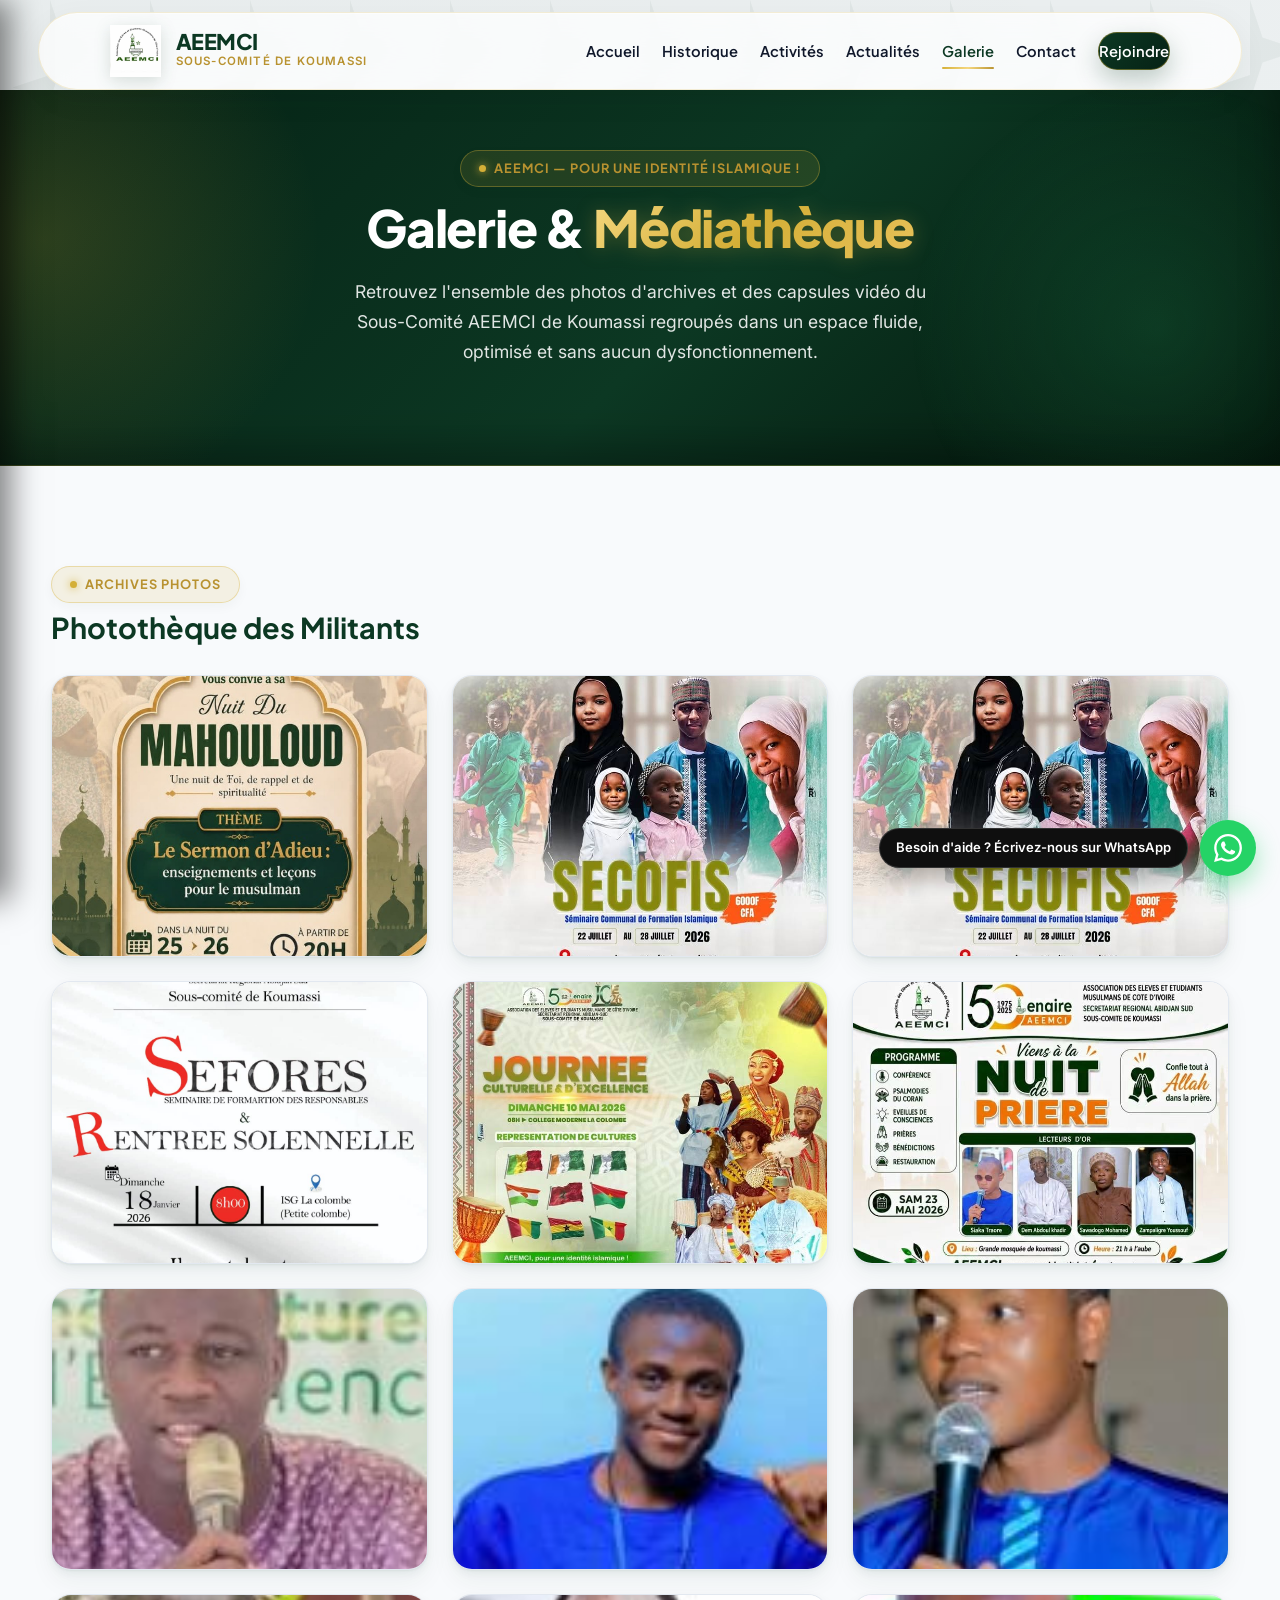
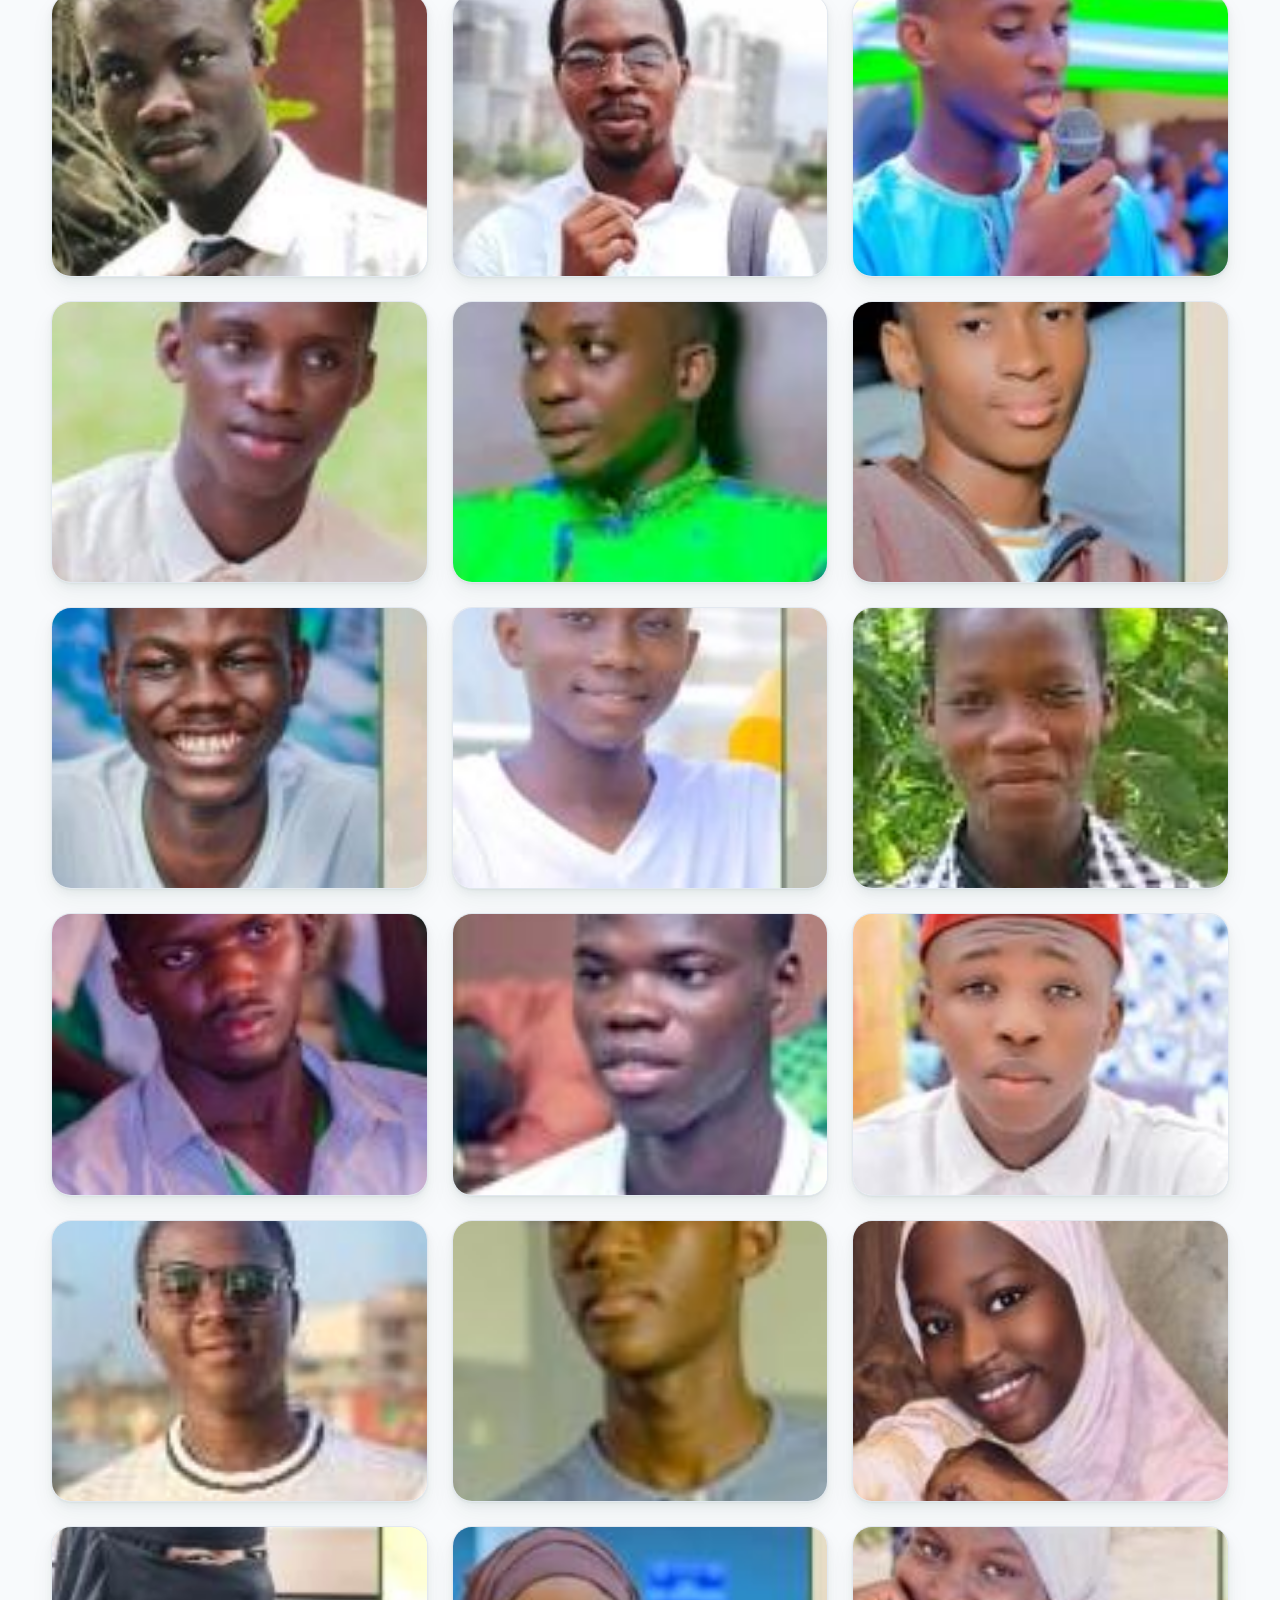
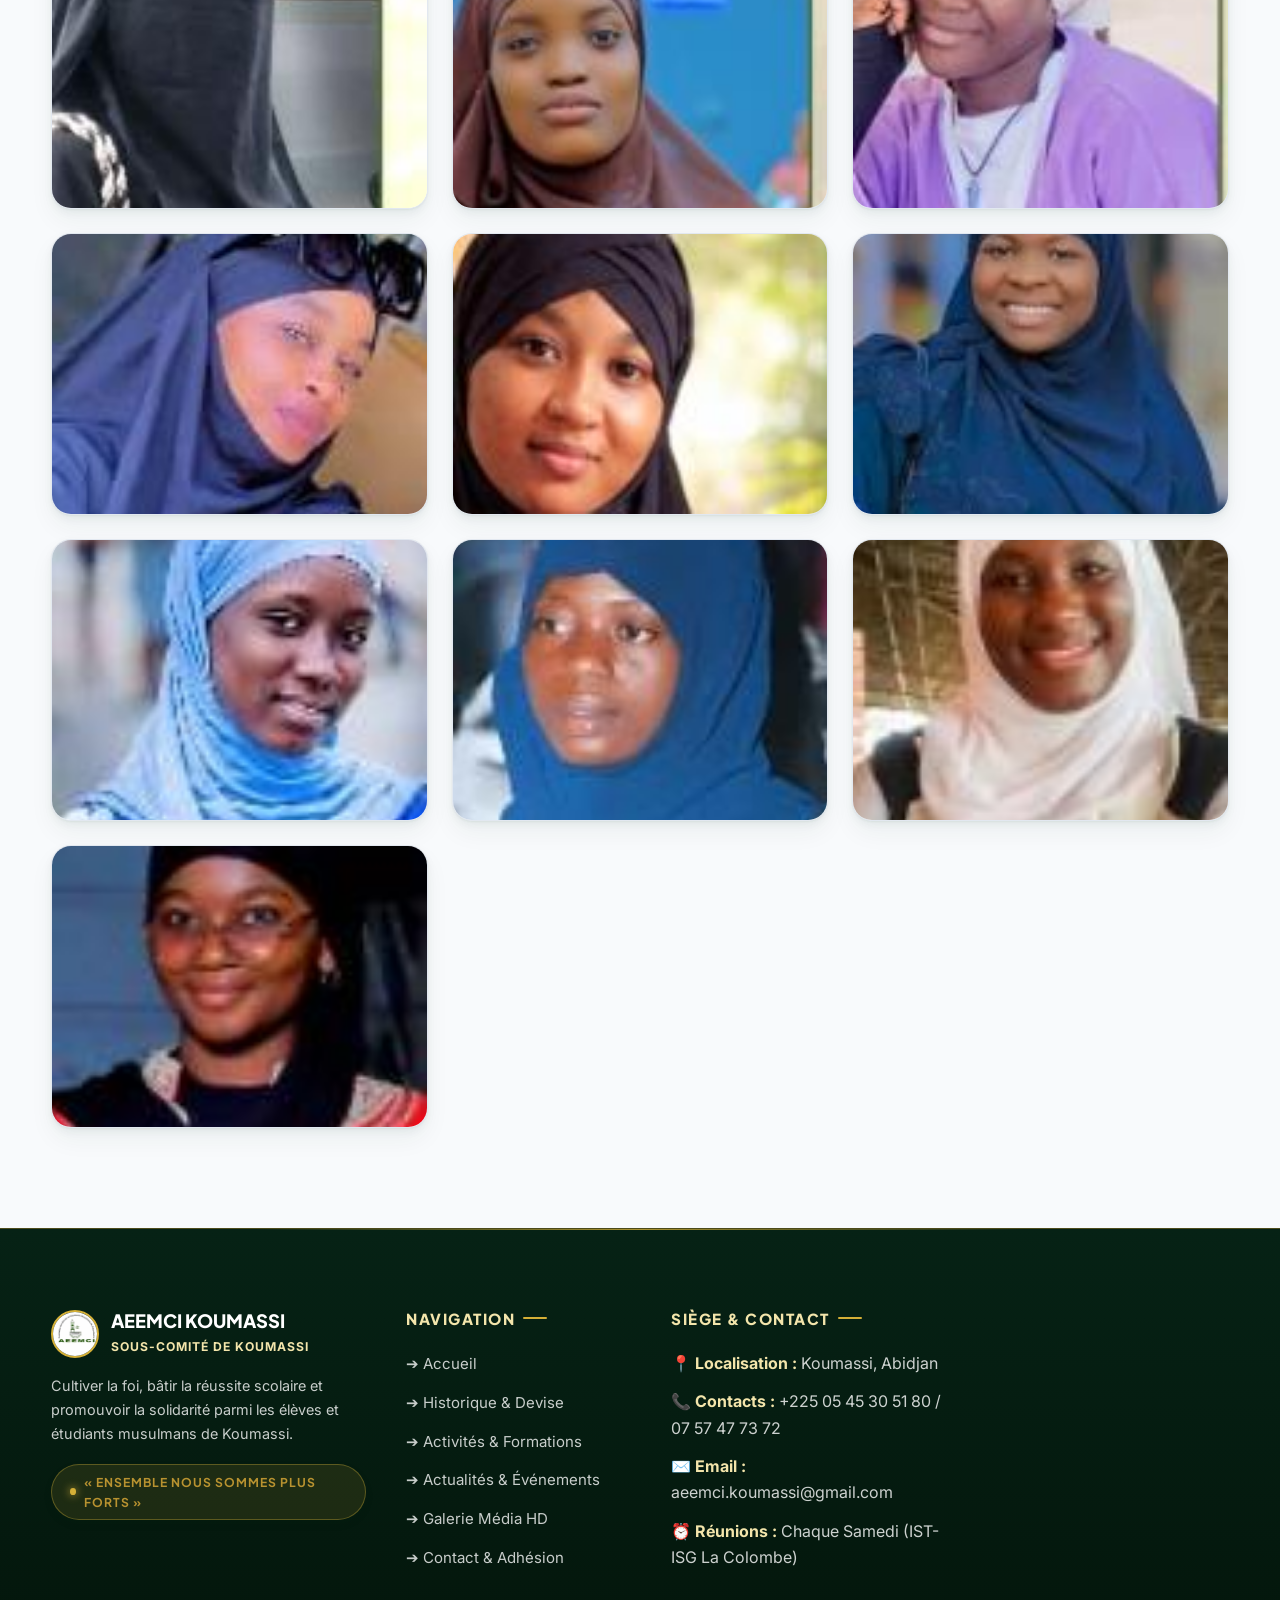
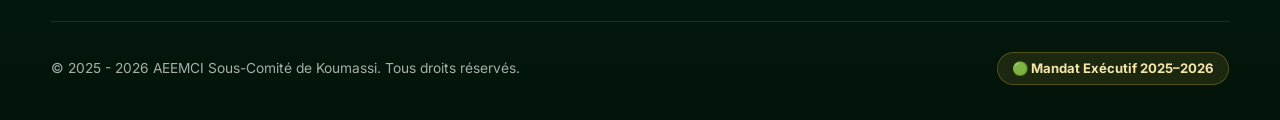
<file: galerie.html>
<!DOCTYPE html>
<html lang="fr">
<head>
<meta charset="UTF-8">
<meta name="viewport" content="width=device-width, initial-scale=1.0">
<title>Galerie & Médiathèque — AEEMCI Sous-Comité de Koumassi</title>
<meta name="description" content="Médiathèque et photothèque officielle du Sous-Comité AEEMCI de Koumassi. Retrouvez l'ensemble des photos d'archives et vidéos de nos événements et activités. Slogan : AEEMCI, Pour une identité islamique !">
<link rel="icon" href="images/logo.png">
<link rel="stylesheet" href="css/style.css">
<script src="js/base_donnees.js" defer></script>
</head>
<body>

<!-- ===== VOILE D'ARRIÈRE-PLAN & SIDEBAR LATÉRALE (DARK MODE STYLE GEMINI) ===== -->
<div class="sidebar-overlay" id="sidebarOverlay" onclick="fermerSidebar()"></div>

<aside class="sidebar-panneau" id="sidebarPanneau">
  <div class="sidebar-entete">
    <div class="sidebar-logo">
      <img loading="lazy" src="images/logo.png" alt="Logo AEEMCI" onerror="this.src='logo.png'">
      <div class="sidebar-titre-marque">
        <span class="sigle">AEEMCI</span>
        <span class="sous-sigle">Koumassi</span>
      </div>
    </div>
    <button class="sidebar-fermer" aria-label="Fermer le menu" onclick="fermerSidebar()">&times;</button>
  </div>

  <div class="sidebar-corps">
    <div class="sidebar-section-titre">Navigation</div>
    <ul class="sidebar-liens">
      <li>
        <a href="index.html" class="sidebar-lien">
          <svg class="sidebar-icone" viewBox="0 0 24 24" fill="none" stroke="currentColor" stroke-width="2"><path d="M3 9l9-7 9 7v11a2 2 0 0 1-2 2H5a2 2 0 0 1-2-2z"></path><polyline points="9 22 9 12 15 12 15 22"></polyline></svg>
          <span>Accueil</span>
        </a>
      </li>
      <li>
        <a href="historique.html" class="sidebar-lien">
          <svg class="sidebar-icone" viewBox="0 0 24 24" fill="none" stroke="currentColor" stroke-width="2"><circle cx="12" cy="12" r="10"></circle><polyline points="12 6 12 16 14"></polyline></svg>
          <span>Historique</span>
        </a>
      </li>
      <li>
        <a href="activites.html" class="sidebar-lien">
          <svg class="sidebar-icone" viewBox="0 0 24 24" fill="none" stroke="currentColor" stroke-width="2"><path d="M12 2l3.09 6.26L22 9.27l-5 4.87 1.18 6.88L12 17.77l-6.18 3.25L7 14.14 2 9.27l6.91-1.01L12 2z"></path></svg>
          <span>Activités</span>
        </a>
      </li>
      <li>
        <a href="actualites.html" class="sidebar-lien">
          <svg class="sidebar-icone" viewBox="0 0 24 24" fill="none" stroke="currentColor" stroke-width="2"><path d="M19 20H5a2 2 0 0 1-2-2V6a2 2 0 0 1 2-2h10a2 2 0 0 1 2 2v1m2 13a2 2 0 0 1-2-2V7m2 13a2 2 0 0 0 2-2V9a2 2 0 0 0-2-2h-2m-4-3H9M7 16h6M7 8h6m-6 4h6"></path></svg>
          <span>Actualités</span>
        </a>
      </li>
      <li>
        <a href="galerie.html" class="sidebar-lien actif">
          <svg class="sidebar-icone" viewBox="0 0 24 24" fill="none" stroke="currentColor" stroke-width="2"><rect x="3" y="3" width="18" height="18" rx="2" ry="2"></rect><circle cx="8.5" cy="8.5" r="1.5"></circle><polyline points="21 15 16 10 5 21"></polyline></svg>
          <span>Galerie</span>
        </a>
      </li>
      <li>
        <a href="contact.html" class="sidebar-lien">
          <svg class="sidebar-icone" viewBox="0 0 24 24" fill="none" stroke="currentColor" stroke-width="2"><path d="M4 4h16c1.1 0 2 .9 2 2v12c0 1.1-.9 2-2 2H4c-1.1 0-2-.9-2-2V6c0-1.1.9-2 2-2z"></path><polyline points="22,6 12,13 2,6"></polyline></svg>
          <span>Contact</span>
        </a>
      </li>
    </ul>

    <div class="sidebar-section-titre" style="margin-top: 24px;">Engagement</div>
    <div class="sidebar-engagement-box">
      <a href="https://chat.whatsapp.com/KUd1Zmc2JEfBsIWdH5HPdm" target="_blank" rel="noopener" class="sidebar-bouton-rejoindre">
        <svg viewBox="0 0 24 24" width="18" height="18" fill="none" stroke="currentColor" stroke-width="2.5"><path d="M16 21v-2a4 4 0 0 0-4-4H5a4 4 0 0 0-4 4v2"></path><circle cx="8.5" cy="7" r="4"></circle><line x1="20" y1="8" x2="20" y2="14"></line><line x1="23" y1="11" x2="17" y2="11"></line></svg>
        <span>Groupe WhatsApp Officiel</span>
      </a>
    </div>
  </div>

  <div class="sidebar-footer">
    <img loading="lazy" src="images/logo.png" alt="Logo AEEMCI" onerror="this.src='logo.png'">
    <span>AEEMCI — Pour une identité islamique !</span>
  </div>
</aside>

<!-- ===== EN-TÊTE DE PAGE / HEADER ===== -->
<header class="entete-site">
  <div class="conteneur barre-navigation">
    <a href="index.html" class="logo-marque">
      <img loading="lazy" src="images/logo.png" alt="Logo AEEMCI" onerror="this.src='logo.png'">
      <div class="nom-organisation">
        <span class="sigle-aeemci">AEEMCI</span>
        <span class="sous-sigle-koumassi">Sous-Comité de Koumassi</span>
      </div>
    </a>

    <button class="menu-burger" aria-label="Ouvrir le menu latéral" onclick="ouvrirSidebar()">
      <span></span>
      <span></span>
      <span></span>
    </button>

    <nav class="menu-navigation">
      <a href="index.html">Accueil</a>
      <a href="historique.html">Historique</a>
      <a href="activites.html">Activités</a>
      <a href="actualites.html">Actualités</a>
      <a href="galerie.html" class="actif">Galerie</a>
      <a href="contact.html">Contact</a>
      <a href="contact.html#adhesion" class="bouton-cta-primaire">Rejoindre</a>
    </nav>
  </div>
</header>
<main>

<!-- ===== BANNIÈRE GALERIE ===== -->
<section class="hero-moderne" style="padding: 60px 0;">
  <div class="conteneur texte-centre m-auto" style="max-width: 760px;">
    <span class="badge-tag or">AEEMCI — Pour une identité islamique !</span>
    <h1 class="hero-titre" style="margin-top: 12px; font-size: clamp(2.2rem, 4vw, 3.2rem);">
      Galerie &amp; <span class="or-accent">Médiathèque</span>
    </h1>
    <p class="hero-description m-auto" style="font-size: 1.1rem;">
      Retrouvez l'ensemble des photos d'archives et des capsules vidéo du Sous-Comité AEEMCI de Koumassi regroupés dans un espace fluide, optimisé et sans aucun dysfonctionnement.
    </p>
  </div>
</section>

<!-- ===== GALERIE PHOTO GLOBALE UNIFIÉE (TOUTES LES IMAGES) ===== -->
<section class="section-piliers">
  <div class="conteneur">

    <div style="margin-bottom: 30px;">
      <span class="badge-tag or">Archives Photos</span>
      <h2 style="font-size: 1.8rem; color: var(--vert-emeraude); margin-top: 6px;">Photothèque des Militants</h2>
    </div>

    <div id="container-galerie" class="grille-galerie-filtree">

      <!-- Photos d'archives réelles de Koumassi (Événements Majeurs & Vie Militante) -->
      <div class="carte-galerie-item">
        <img src="images/maouloud.jpg" alt="Nuit du Mahouloud Koumassi" loading="lazy" onerror="this.src='images/logo.png';">
        <div class="carte-galerie-overlay">
          <span class="carte-galerie-cat">Événement Majeur</span>
          <h3 class="carte-galerie-titre">Nuit du Mahouloud 2026</h3>
        </div>
      </div>

      <div class="carte-galerie-item">
        <img src="images/secofis.jpg" alt="Séminaire SECOFIS Koumassi" loading="lazy" onerror="this.src='images/logo.png';">
        <div class="carte-galerie-overlay">
          <span class="carte-galerie-cat">Formation</span>
          <h3 class="carte-galerie-titre">Séminaire SECOFIS</h3>
        </div>
      </div>

      <div class="carte-galerie-item">
        <img src="images/rentree-solennelle.jpg" alt="Rentrée Solennelle Koumassi" loading="lazy" onerror="this.src='images/logo.png';">
        <div class="carte-galerie-overlay">
          <span class="carte-galerie-cat">Rassemblement</span>
          <h3 class="carte-galerie-titre">Rentrée Solennelle</h3>
        </div>
      </div>

      <div class="carte-galerie-item">
        <img src="images/journee-excellence.jpg" alt="Journée de l'Excellence Koumassi" loading="lazy" onerror="this.src='images/logo.png';">
        <div class="carte-galerie-overlay">
          <span class="carte-galerie-cat">Mérite &amp; Prix</span>
          <h3 class="carte-galerie-titre">Journée de l'Excellence</h3>
        </div>
      </div>

      <div class="carte-galerie-item">
        <img src="images/solidarite-ramadan.jpg" alt="Solidarité Ramadan Koumassi" loading="lazy" onerror="this.src='images/logo.png';">
        <div class="carte-galerie-overlay">
          <span class="carte-galerie-cat">Social</span>
          <h3 class="carte-galerie-titre">Solidarité Ramadan</h3>
        </div>
      </div>

      <div class="carte-galerie-item">
        <img src="images/nuit-priere.jpg" alt="Nuit de Prière Koumassi" loading="lazy" onerror="this.src='images/logo.png';">
        <div class="carte-galerie-overlay">
          <span class="carte-galerie-cat">Spiritualité</span>
          <h3 class="carte-galerie-titre">Veillée de Récitation</h3>
        </div>
      </div>

      <!-- Photothèque des Membres & Responsables de Koumassi -->
      <div class="carte-galerie-item">
        <img src="images/membres/sow-mohamed.jpg" alt="Sow Mohamed" loading="lazy" onerror="this.src='images/logo.png';">
        <div class="carte-galerie-overlay">
          <span class="carte-galerie-cat">Présidence</span>
          <h3 class="carte-galerie-titre">Sow Mohamed</h3>
        </div>
      </div>

      <div class="carte-galerie-item">
        <img src="images/membres/zeba-askandar.jpg" alt="Zeba Askandar" loading="lazy" onerror="this.src='images/logo.png';">
        <div class="carte-galerie-overlay">
          <span class="carte-galerie-cat">Vice-Présidence</span>
          <h3 class="carte-galerie-titre">Zeba Askandar</h3>
        </div>
      </div>

      <div class="carte-galerie-item">
        <img src="images/membres/diabate-fode.jpg" alt="Diabaté Fodé" loading="lazy" onerror="this.src='images/logo.png';">
        <div class="carte-galerie-overlay">
          <span class="carte-galerie-cat">Secrétariat Général</span>
          <h3 class="carte-galerie-titre">Diabaté Fodé</h3>
        </div>
      </div>

      <div class="carte-galerie-item">
        <img src="images/membres/kokora-mohamed.jpg" alt="Kokora Mohamed" loading="lazy" onerror="this.src='images/logo.png';">
        <div class="carte-galerie-overlay">
          <span class="carte-galerie-cat">Bureau Exécutif</span>
          <h3 class="carte-galerie-titre">Kokora Mohamed</h3>
        </div>
      </div>

      <div class="carte-galerie-item">
        <img src="images/membres/sangare-ousmane.jpg" alt="Sangare Ousmane" loading="lazy" onerror="this.src='images/logo.png';">
        <div class="carte-galerie-overlay">
          <span class="carte-galerie-cat">Bureau Exécutif</span>
          <h3 class="carte-galerie-titre">Sangare Ousmane</h3>
        </div>
      </div>

      <div class="carte-galerie-item">
        <img src="images/membres/kouma-yaya.jpg" alt="Kouma Yaya" loading="lazy" onerror="this.src='images/logo.png';">
        <div class="carte-galerie-overlay">
          <span class="carte-galerie-cat">Bureau Exécutif</span>
          <h3 class="carte-galerie-titre">Kouma Yaya</h3>
        </div>
      </div>

      <div class="carte-galerie-item">
        <img src="images/membres/keita-abdoulaye.jpg" alt="Keita Abdoulaye" loading="lazy" onerror="this.src='images/logo.png';">
        <div class="carte-galerie-overlay">
          <span class="carte-galerie-cat">Militants</span>
          <h3 class="carte-galerie-titre">Keita Abdoulaye</h3>
        </div>
      </div>

      <div class="carte-galerie-item">
        <img src="images/membres/bamba-youssouf-bilal.jpg" alt="Bamba Youssouf Bilal" loading="lazy" onerror="this.src='images/logo.png';">
        <div class="carte-galerie-overlay">
          <span class="carte-galerie-cat">Militants</span>
          <h3 class="carte-galerie-titre">Bamba Youssouf Bilal</h3>
        </div>
      </div>

      <div class="carte-galerie-item">
        <img src="images/membres/sidibe-anass.jpg" alt="Sidibe Anass" loading="lazy" onerror="this.src='images/logo.png';">
        <div class="carte-galerie-overlay">
          <span class="carte-galerie-cat">Militants</span>
          <h3 class="carte-galerie-titre">Sidibe Anass</h3>
        </div>
      </div>

      <div class="carte-galerie-item">
        <img src="images/membres/zampaligre-youssouf.jpg" alt="Zampaligre Youssouf" loading="lazy" onerror="this.src='images/logo.png';">
        <div class="carte-galerie-overlay">
          <span class="carte-galerie-cat">Militants</span>
          <h3 class="carte-galerie-titre">Zampaligre Youssouf</h3>
        </div>
      </div>

      <div class="carte-galerie-item">
        <img src="images/membres/ouattara-abdoul-aziz.jpg" alt="Ouattara Abdoul Aziz" loading="lazy" onerror="this.src='images/logo.png';">
        <div class="carte-galerie-overlay">
          <span class="carte-galerie-cat">Militants</span>
          <h3 class="carte-galerie-titre">Ouattara Abdoul Aziz</h3>
        </div>
      </div>

      <div class="carte-galerie-item">
        <img src="images/membres/gombane-abdoul-dramane.jpg" alt="Gombane Abdoul Dramane" loading="lazy" onerror="this.src='images/logo.png';">
        <div class="carte-galerie-overlay">
          <span class="carte-galerie-cat">Militants</span>
          <h3 class="carte-galerie-titre">Gombane Abdoul Dramane</h3>
        </div>
      </div>

      <div class="carte-galerie-item">
        <img src="images/membres/simpore-mohamed.jpg" alt="Simpore Mohamed" loading="lazy" onerror="this.src='images/logo.png';">
        <div class="carte-galerie-overlay">
          <span class="carte-galerie-cat">Militants</span>
          <h3 class="carte-galerie-titre">Simpore Mohamed</h3>
        </div>
      </div>

      <div class="carte-galerie-item">
        <img src="images/membres/diarrassouba-vakaba-mohamed.jpg" alt="Diarrassouba Vakaba" loading="lazy" onerror="this.src='images/logo.png';">
        <div class="carte-galerie-overlay">
          <span class="carte-galerie-cat">Militants</span>
          <h3 class="carte-galerie-titre">Diarrassouba Vakaba</h3>
        </div>
      </div>

      <div class="carte-galerie-item">
        <img src="images/membres/sawadodo-muslim.jpg" alt="Sawadogo Muslim" loading="lazy" onerror="this.src='images/logo.png';">
        <div class="carte-galerie-overlay">
          <span class="carte-galerie-cat">Photothèque</span>
          <h3 class="carte-galerie-titre">Sawadogo Muslim</h3>
        </div>
      </div>

      <div class="carte-galerie-item">
        <img src="images/membres/traore-abdoul-kadr.jpg" alt="Traoré Abdoul Kadr" loading="lazy" onerror="this.src='images/logo.png';">
        <div class="carte-galerie-overlay">
          <span class="carte-galerie-cat">Photothèque</span>
          <h3 class="carte-galerie-titre">Traoré Abdoul Kadr</h3>
        </div>
      </div>

      <div class="carte-galerie-item">
        <img src="images/membres/traore-mohamed-amine.jpg" alt="Traoré Mohamed Amine" loading="lazy" onerror="this.src='images/logo.png';">
        <div class="carte-galerie-overlay">
          <span class="carte-galerie-cat">Photothèque</span>
          <h3 class="carte-galerie-titre">Traoré Mohamed Amine</h3>
        </div>
      </div>

      <div class="carte-galerie-item">
        <img src="images/membres/gana-fatim.jpg" alt="Gana Fatim" loading="lazy" onerror="this.src='images/logo.png';">
        <div class="carte-galerie-overlay">
          <span class="carte-galerie-cat">Photothèque</span>
          <h3 class="carte-galerie-titre">Gana Fatim</h3>
        </div>
      </div>

      <div class="carte-galerie-item">
        <img src="images/membres/sogne-foussena.jpg" alt="Sogné Foussena" loading="lazy" onerror="this.src='images/logo.png';">
        <div class="carte-galerie-overlay">
          <span class="carte-galerie-cat">Photothèque</span>
          <h3 class="carte-galerie-titre">Sogné Foussena</h3>
        </div>
      </div>

      <div class="carte-galerie-item">
        <img src="images/membres/traore-aicha.jpg" alt="Traoré Aïcha" loading="lazy" onerror="this.src='images/logo.png';">
        <div class="carte-galerie-overlay">
          <span class="carte-galerie-cat">Photothèque</span>
          <h3 class="carte-galerie-titre">Traoré Aïcha</h3>
        </div>
      </div>

      <div class="carte-galerie-item">
        <img src="images/membres/dabre-nassira.jpg" alt="Dabré Nassira" loading="lazy" onerror="this.src='images/logo.png';">
        <div class="carte-galerie-overlay">
          <span class="carte-galerie-cat">Photothèque</span>
          <h3 class="carte-galerie-titre">Dabré Nassira</h3>
        </div>
      </div>

      <div class="carte-galerie-item">
        <img src="images/membres/diallo-mariam.jpg" alt="Diallo Mariam" loading="lazy" onerror="this.src='images/logo.png';">
        <div class="carte-galerie-overlay">
          <span class="carte-galerie-cat">Photothèque</span>
          <h3 class="carte-galerie-titre">Diallo Mariam</h3>
        </div>
      </div>

      <div class="carte-galerie-item">
        <img src="images/membres/konate-mariam.jpg" alt="Konaté Mariam" loading="lazy" onerror="this.src='images/logo.png';">
        <div class="carte-galerie-overlay">
          <span class="carte-galerie-cat">Photothèque</span>
          <h3 class="carte-galerie-titre">Konaté Mariam</h3>
        </div>
      </div>

      <div class="carte-galerie-item">
        <img src="images/membres/zeba-samira.jpg" alt="Zeba Samira" loading="lazy" onerror="this.src='images/logo.png';">
        <div class="carte-galerie-overlay">
          <span class="carte-galerie-cat">Photothèque</span>
          <h3 class="carte-galerie-titre">Zeba Samira</h3>
        </div>
      </div>

      <div class="carte-galerie-item">
        <img src="images/membres/banse-kissa-barakissa.jpg" alt="Bansé Kissa Barakissa" loading="lazy" onerror="this.src='images/logo.png';">
        <div class="carte-galerie-overlay">
          <span class="carte-galerie-cat">Photothèque</span>
          <h3 class="carte-galerie-titre">Bansé Kissa Barakissa</h3>
        </div>
      </div>

      <div class="carte-galerie-item">
        <img src="images/membres/kangoute-salimata.jpg" alt="Kangouté Salimata" loading="lazy" onerror="this.src='images/logo.png';">
        <div class="carte-galerie-overlay">
          <span class="carte-galerie-cat">Photothèque</span>
          <h3 class="carte-galerie-titre">Kangouté Salimata</h3>
        </div>
      </div>

      <div class="carte-galerie-item">
        <img src="images/membres/kone-aliman.jpg" alt="Koné Aliman" loading="lazy" onerror="this.src='images/logo.png';">
        <div class="carte-galerie-overlay">
          <span class="carte-galerie-cat">Photothèque</span>
          <h3 class="carte-galerie-titre">Koné Aliman</h3>
        </div>
      </div>

      <div class="carte-galerie-item">
        <img src="images/membres/coulibaly-kadidia.jpg" alt="Coulibaly Kadidia" loading="lazy" onerror="this.src='images/logo.png';">
        <div class="carte-galerie-overlay">
          <span class="carte-galerie-cat">Photothèque</span>
          <h3 class="carte-galerie-titre">Coulibaly Kadidia</h3>
        </div>
      </div>

    </div>

  </div>
</section>

<!-- ===== FOOTER EXÉCUTIF (DESIGN PRO 2026) ===== -->
<footer class="pied-site">
  <div class="conteneur">
    <div class="grille-pied">
      
      <!-- Colonne 1 : Identité & Mission -->
      <div class="pied-colonne">
        <div style="display: flex; align-items: center; gap: 12px; margin-bottom: 16px;">
          <img loading="lazy" src="images/logo.png" alt="Logo AEEMCI" style="height: 48px; width: 48px; border-radius: 50%; border: 2px solid var(--or);">
          <div>
            <h3 style="color: #FFFFFF; font-size: 1.15rem; font-weight: 800; font-family: var(--font-titre);">AEEMCI KOUMASSI</h3>
            <span style="color: var(--or-clair); font-size: 0.76rem; font-weight: 700; text-transform: uppercase; letter-spacing: 1px;">Sous-Comité de Koumassi</span>
          </div>
        </div>
        <p style="font-size: 0.9rem; line-height: 1.65; color: rgba(255, 255, 255, 0.78); margin-bottom: 18px;">
          Cultiver la foi, bâtir la réussite scolaire et promouvoir la solidarité parmi les élèves et étudiants musulmans de Koumassi.
        </p>
        <span class="badge-tag or" style="font-size: 0.76rem;">« Ensemble nous sommes plus forts »</span>
      </div>

      <!-- Colonne 2 : Navigation Rapide -->
      <div class="pied-colonne">
        <h4>Navigation</h4>
        <ul>
          <li><a href="index.html">➔ Accueil</a></li>
          <li><a href="historique.html">➔ Historique &amp; Devise</a></li>
          <li><a href="activites.html">➔ Activités &amp; Formations</a></li>
          <li><a href="actualites.html">➔ Actualités &amp; Événements</a></li>
          <li><a href="galerie.html">➔ Galerie Média HD</a></li>
          <li><a href="contact.html">➔ Contact &amp; Adhésion</a></li>
        </ul>
      </div>

      <!-- Colonne 3 : Siège & Coordonnées -->
      <div class="pied-colonne">
        <h4>Siège &amp; Contact</h4>
        <ul>
          <li><span style="color: var(--or-clair); font-weight: 700;">📍 Localisation :</span> Koumassi, Abidjan</li>
          <li><span style="color: var(--or-clair); font-weight: 700;">📞 Contacts :</span> +225 05 45 30 51 80 / 07 57 47 73 72</li>
          <li><span style="color: var(--or-clair); font-weight: 700;">✉️ Email :</span> aeemci.koumassi@gmail.com</li>
          <li><span style="color: var(--or-clair); font-weight: 700;">⏰ Réunions :</span> Chaque Samedi (IST-ISG La Colombe)</li>
        </ul>
      </div>

      

    </div>

    <!-- Bas du Pied de Page -->
    <div class="bas-pied-site">
      <p>© 2025 - 2026 AEEMCI Sous-Comité de Koumassi. Tous droits réservés.</p>
      <span style="color: var(--or-clair); font-weight: 700; font-size: 0.82rem; background: rgba(212, 175, 55, 0.12); padding: 5px 14px; border-radius: 50px; border: 1px solid rgba(212, 175, 55, 0.3);">🟢 Mandat Exécutif 2025–2026</span>
    </div>
  </div>
</footer>

<!-- ===== BOUTON FLOTTANT WHATSAPP GLOBAL ===== -->
<a href="https://chat.whatsapp.com/KUd1Zmc2JEfBsIWdH5HPdm" target="_blank" rel="noopener" class="widget-whatsapp-flottant" aria-label="Rejoindre le Groupe WhatsApp Officiel">
  <div class="bulle-whatsapp-texte">Besoin d'aide ? Écrivez-nous sur WhatsApp</div>
  <div class="icone-whatsapp-cercle">
    <svg viewBox="0 0 24 24" width="28" height="28" fill="currentColor"><path d="M.057 24l1.687-6.163c-1.041-1.804-1.588-3.849-1.587-5.946.003-6.556 5.338-11.891 11.893-11.891 3.181.001 6.167 1.24 8.413 3.488 2.245 2.248 3.481 5.236 3.48 8.414-.003 6.557-5.338 11.892-11.893 11.892-1.99-.001-3.951-.5-5.688-1.448l-6.305 1.654zm6.597-3.807c1.676.995 3.276 1.591 5.392 1.592 5.448 0 9.886-4.434 9.889-9.885.002-5.462-4.415-9.89-9.881-9.892-5.452 0-9.887 4.434-9.889 9.884-.001 2.225.651 3.891 1.746 5.634l-.999 3.648 3.742-.981zm11.387-5.464c-.074-.124-.272-.198-.57-.347-.297-.149-1.758-.868-2.031-.967-.272-.099-.47-.149-.669.149-.198.297-.768.967-.941 1.165-.173.198-.347.223-.644.074-.297-.149-1.255-.462-2.39-1.475-.883-.788-1.48-1.761-1.653-2.059-.173-.297-.018-.458.13-.606.134-.133.297-.347.446-.521.151-.172.2-.296.3-.495.099-.198.05-.372-.025-.521-.075-.148-.669-1.611-.916-2.206-.242-.579-.487-.501-.669-.51l-.57-.01c-.198 0-.52.074-.792.372s-1.04 1.016-1.04 2.479 1.065 2.876 1.213 3.074c.149.198 2.095 3.2 5.076 4.487.709.306 1.263.489 1.694.626.712.226 1.36.194 1.872.118.571-.085 1.758-.719 2.006-1.413.248-.695.248-1.29.173-1.414z"/></svg>
  </div>
</a>

<script>
function ouvrirSidebar() {
  var p = document.getElementById('sidebarPanneau');
  var o = document.getElementById('sidebarOverlay');
  if (p) p.classList.add('ouvert');
  if (o) o.classList.add('ouvert');
  document.body.style.overflow = 'hidden';
}
function fermerSidebar() {
  var p = document.getElementById('sidebarPanneau');
  var o = document.getElementById('sidebarOverlay');
  if (p) p.classList.remove('ouvert');
  if (o) o.classList.remove('ouvert');
  document.body.style.overflow = '';
}
window.ouvrirSidebar = ouvrirSidebar;
window.fermerSidebar = fermerSidebar;

document.addEventListener('DOMContentLoaded', function() {
  var burgerBtns = document.querySelectorAll('.menu-burger');
  burgerBtns.forEach(function(btn) {
    var declencherSidebar = function(e) {
      if (e) {
        e.preventDefault();
        e.stopPropagation();
      }
      ouvrirSidebar();
    };
    btn.addEventListener('click', declencherSidebar);
    btn.addEventListener('touchstart', declencherSidebar, { passive: false });
  });
});

// Injection dynamique des photos importees via AEEMCI Studio dans la Galerie Web
function chargerGalerieStudio() {
  var grille = document.querySelector('.grille-galerie-filtree');
  if (!grille) return;

  var listeGalerie = JSON.parse(localStorage.getItem('aeemci_galerie_custom') || '[]');
  listeGalerie.forEach(function(item) {
    var carte = document.createElement('div');
    carte.className = 'carte-galerie-item';
    carte.setAttribute('data-categorie', (item.categorie || 'formation').toLowerCase());
    carte.innerHTML = '<a href="' + item.photo + '" class="glightbox" data-gallery="galerie-aeemci" data-title="' + item.titre + '"><div class="carte-galerie-image-box"><img src="' + item.photo + '" alt="' + item.titre + '" loading="lazy" onerror="this.src=\'images/logo.png\';"><div class="carte-galerie-survol"><span class="badge-galerie-tag">' + (item.categorie || 'Photos') + '</span><h3 class="carte-galerie-titre">' + item.titre + '</h3></div></div></a>';
    grille.prepend(carte);
  });

  if (typeof GLightbox !== 'undefined') {
    GLightbox({ selector: '.glightbox' });
  }
}
chargerGalerieStudio();
</script>

<script src="js/main.js"></script>
</body>
</html>
</file>
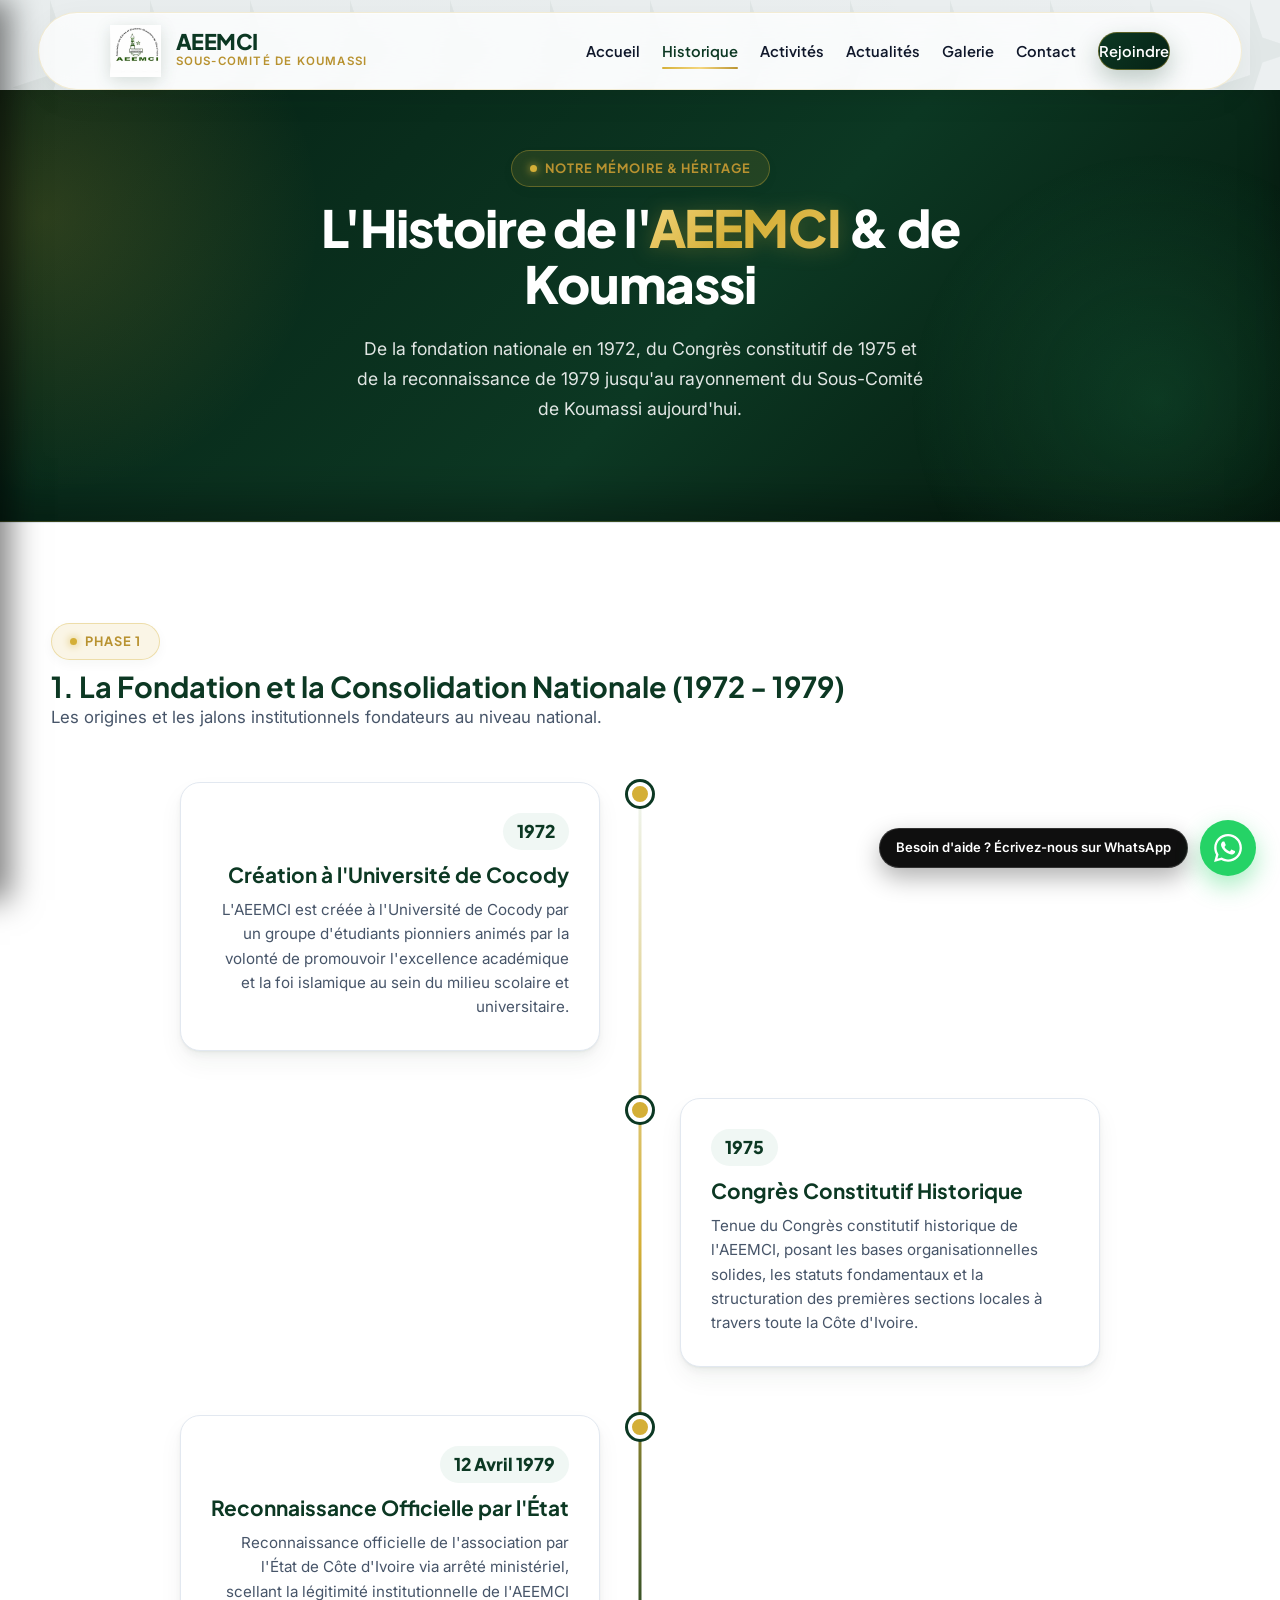
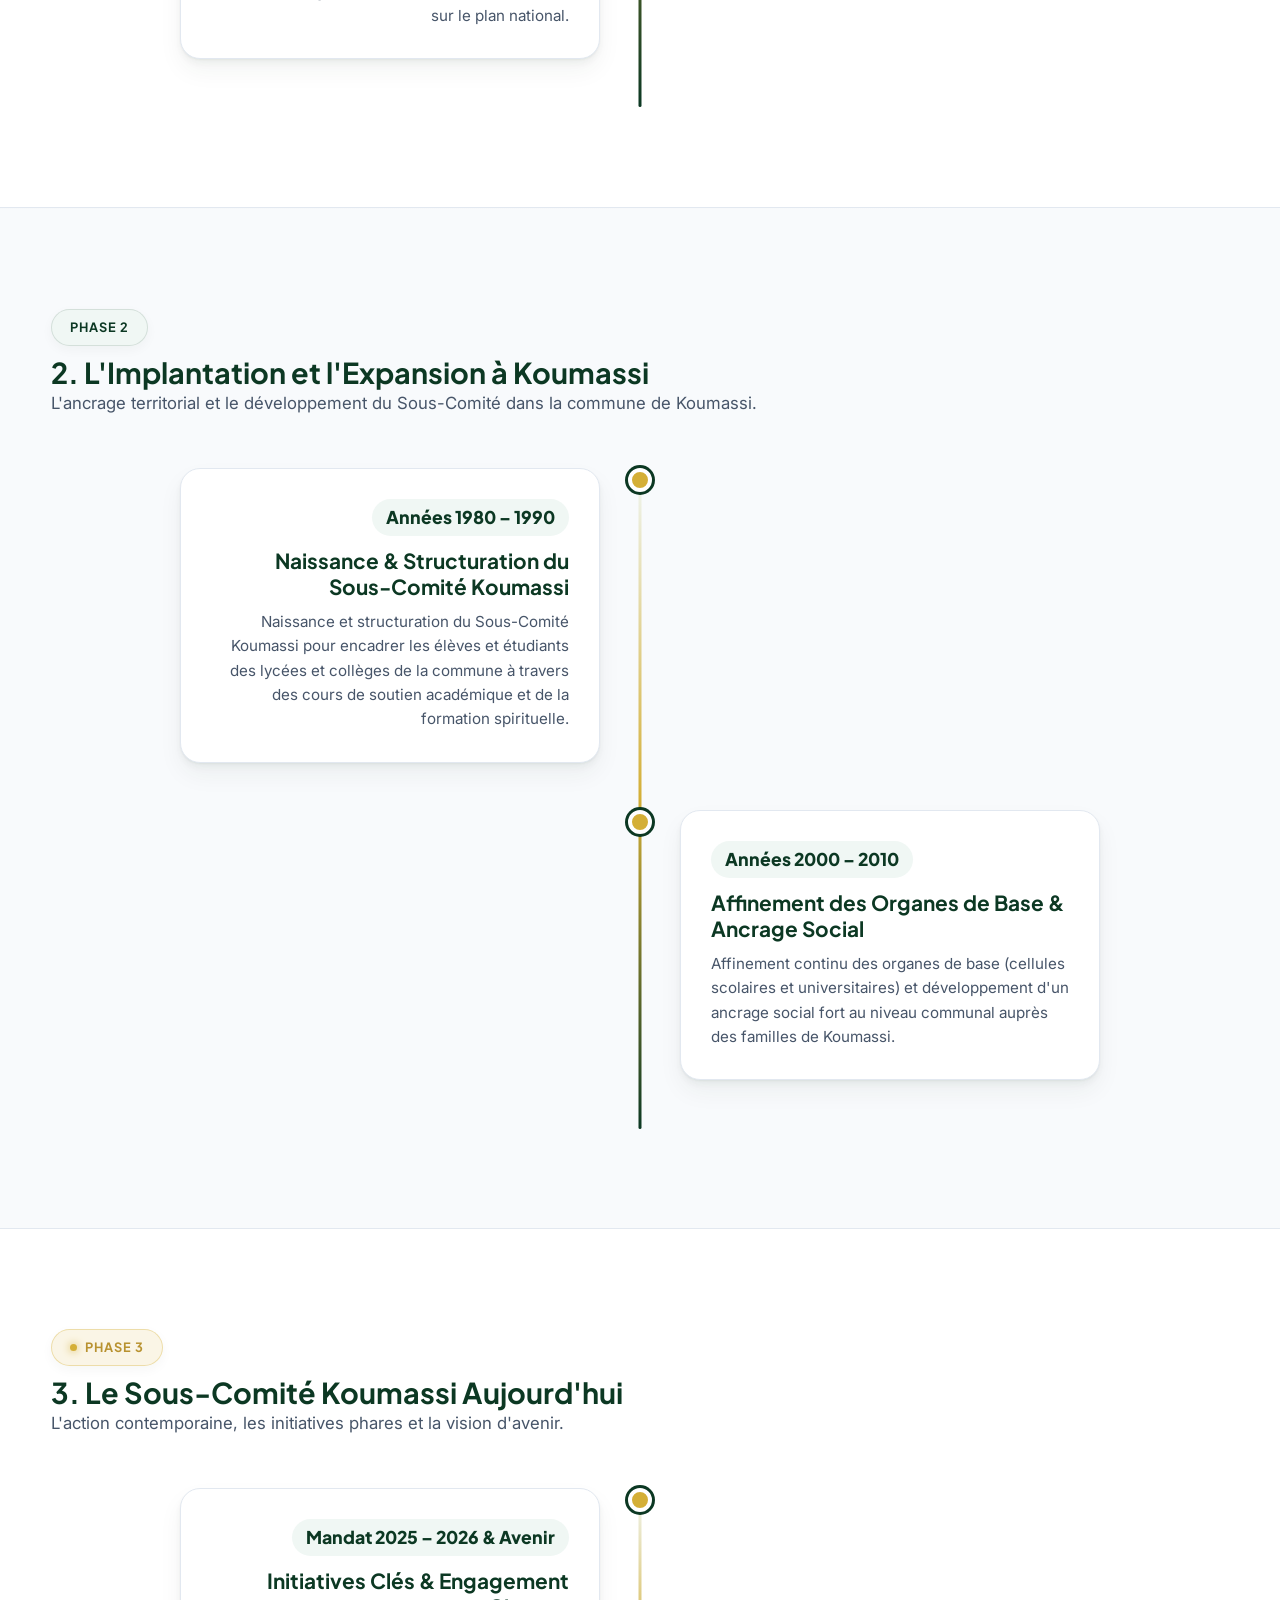
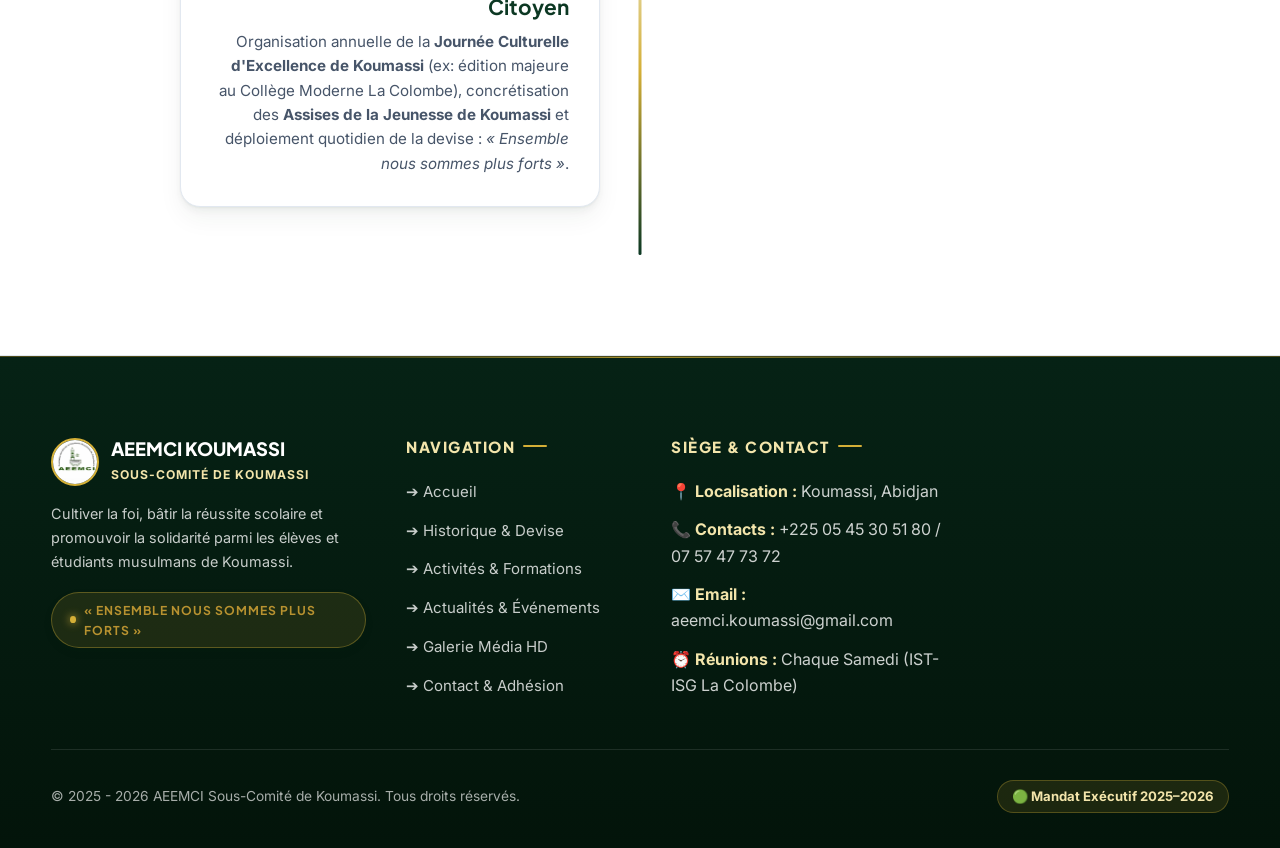
<file: historique.html>
<!DOCTYPE html>
<html lang="fr">
<head>
<meta charset="UTF-8">
<meta name="viewport" content="width=device-width, initial-scale=1.0">
<title>Historique Officiel — AEEMCI Sous-Comité de Koumassi</title>
<meta name="description" content="Découvrez l'histoire officielle de l'AEEMCI de sa création en 1972, son Congrès constitutif de 1975, sa reconnaissance officielle en 1979 et l'implantation du Sous-Comité de Koumassi.">
<link rel="icon" href="images/logo.png">
<link rel="stylesheet" href="css/style.css">
<script src="js/base_donnees.js" defer></script>
</head>
<body>

<!-- ===== VOILE D'ARRIÈRE-PLAN & SIDEBAR LATÉRALE (DARK MODE STYLE GEMINI) ===== -->
<div class="sidebar-overlay" id="sidebarOverlay" onclick="fermerSidebar()"></div>

<aside class="sidebar-panneau" id="sidebarPanneau">
  <div class="sidebar-entete">
    <div class="sidebar-logo">
      <img loading="lazy" src="images/logo.png" alt="Logo AEEMCI" onerror="this.src='logo.png'">
      <div class="sidebar-titre-marque">
        <span class="sigle">AEEMCI</span>
        <span class="sous-sigle">Koumassi</span>
      </div>
    </div>
    <button class="sidebar-fermer" aria-label="Fermer le menu" onclick="fermerSidebar()">&times;</button>
  </div>

  <div class="sidebar-corps">
    <div class="sidebar-section-titre">Navigation</div>
    <ul class="sidebar-liens">
      <li>
        <a href="index.html" class="sidebar-lien">
          <svg class="sidebar-icone" viewBox="0 0 24 24" fill="none" stroke="currentColor" stroke-width="2"><path d="M3 9l9-7 9 7v11a2 2 0 0 1-2 2H5a2 2 0 0 1-2-2z"></path><polyline points="9 22 9 12 15 12 15 22"></polyline></svg>
          <span>Accueil</span>
        </a>
      </li>
      <li>
        <a href="historique.html" class="sidebar-lien actif">
          <svg class="sidebar-icone" viewBox="0 0 24 24" fill="none" stroke="currentColor" stroke-width="2"><circle cx="12" cy="12" r="10"></circle><polyline points="12 6 12 16 14"></polyline></svg>
          <span>Historique</span>
        </a>
      </li>
      <li>
        <a href="activites.html" class="sidebar-lien">
          <svg class="sidebar-icone" viewBox="0 0 24 24" fill="none" stroke="currentColor" stroke-width="2"><path d="M12 2l3.09 6.26L22 9.27l-5 4.87 1.18 6.88L12 17.77l-6.18 3.25L7 14.14 2 9.27l6.91-1.01L12 2z"></path></svg>
          <span>Activités</span>
        </a>
      </li>
      <li>
        <a href="actualites.html" class="sidebar-lien">
          <svg class="sidebar-icone" viewBox="0 0 24 24" fill="none" stroke="currentColor" stroke-width="2"><path d="M19 20H5a2 2 0 0 1-2-2V6a2 2 0 0 1 2-2h10a2 2 0 0 1 2 2v1m2 13a2 2 0 0 1-2-2V7m2 13a2 2 0 0 0 2-2V9a2 2 0 0 0-2-2h-2m-4-3H9M7 16h6M7 8h6m-6 4h6"></path></svg>
          <span>Actualités</span>
        </a>
      </li>
      <li>
        <a href="galerie.html" class="sidebar-lien">
          <svg class="sidebar-icone" viewBox="0 0 24 24" fill="none" stroke="currentColor" stroke-width="2"><rect x="3" y="3" width="18" height="18" rx="2" ry="2"></rect><circle cx="8.5" cy="8.5" r="1.5"></circle><polyline points="21 15 16 10 5 21"></polyline></svg>
          <span>Galerie</span>
        </a>
      </li>
      <li>
        <a href="contact.html" class="sidebar-lien">
          <svg class="sidebar-icone" viewBox="0 0 24 24" fill="none" stroke="currentColor" stroke-width="2"><path d="M4 4h16c1.1 0 2 .9 2 2v12c0 1.1-.9 2-2 2H4c-1.1 0-2-.9-2-2V6c0-1.1.9-2 2-2z"></path><polyline points="22,6 12,13 2,6"></polyline></svg>
          <span>Contact</span>
        </a>
      </li>
    </ul>

    <div class="sidebar-section-titre" style="margin-top: 24px;">Engagement</div>
    <div class="sidebar-engagement-box">
      <a href="https://chat.whatsapp.com/KUd1Zmc2JEfBsIWdH5HPdm" target="_blank" rel="noopener" class="sidebar-bouton-rejoindre">
        <svg viewBox="0 0 24 24" width="18" height="18" fill="none" stroke="currentColor" stroke-width="2.5"><path d="M16 21v-2a4 4 0 0 0-4-4H5a4 4 0 0 0-4 4v2"></path><circle cx="8.5" cy="7" r="4"></circle><line x1="20" y1="8" x2="20" y2="14"></line><line x1="23" y1="11" x2="17" y2="11"></line></svg>
        <span>Rejoindre l'AEEMCI</span>
      </a>
    </div>
  </div>

  <div class="sidebar-footer">
    <img loading="lazy" src="images/logo.png" alt="Logo AEEMCI" onerror="this.src='logo.png'">
    <span>AEEMCI - Sous-Comité Koumassi</span>
  </div>
</aside>

<!-- ===== EN-TÊTE / NAVIGATION ===== -->
<header class="entete-site">
  <div class="conteneur barre-navigation">
    <a href="index.html" class="logo-marque">
      <img loading="lazy" src="images/logo.png" alt="Logo AEEMCI" onerror="this.src='logo.png'">
      <div class="nom-organisation">
        <span class="sigle-aeemci">AEEMCI</span>
        <span class="sous-sigle-koumassi">Sous-Comité de Koumassi</span>
      </div>
    </a>

    <button class="menu-burger" aria-label="Ouvrir le menu latéral" onclick="ouvrirSidebar()">
      <span></span>
      <span></span>
      <span></span>
    </button>

    <nav class="menu-navigation">
      <a href="index.html">Accueil</a>
      <a href="historique.html" class="actif">Historique</a>
      <a href="activites.html">Activités</a>
      <a href="actualites.html">Actualités</a>
      <a href="galerie.html">Galerie</a>
      <a href="contact.html">Contact</a>
      <a href="contact.html#adhesion" class="bouton-cta-primaire">Rejoindre</a>
    </nav>
  </div>
</header>
<main>

<!-- ===== BANNIÈRE HISTORIQUE ===== -->
<section class="hero-moderne" style="padding: 60px 0;">
  <div class="conteneur texte-centre m-auto" style="max-width: 760px;">
    <span class="badge-tag or">Notre Mémoire &amp; Héritage</span>
    <h1 class="hero-titre" style="margin-top: 12px; font-size: clamp(2.2rem, 4vw, 3.2rem);">
      L'Histoire de l'<span class="or-accent">AEEMCI</span> &amp; de Koumassi
    </h1>
    <p class="hero-description m-auto" style="font-size: 1.1rem;">
      De la fondation nationale en 1972, du Congrès constitutif de 1975 et de la reconnaissance de 1979 jusqu'au rayonnement du Sous-Comité de Koumassi aujourd'hui.
    </p>
  </div>
</section>

<!-- ===== SECTION 1 : LA FONDATION ET LA CONSOLIDATION NATIONALE (1972 - 1979) ===== -->
<section class="section-historique">
  <div class="conteneur">

    <div style="margin-bottom: 50px;">
      <span class="badge-tag or">Phase 1</span>
      <h2 style="font-size: 1.8rem; color: var(--vert-emeraude); margin-top: 8px;">1. La Fondation et la Consolidation Nationale (1972 - 1979)</h2>
      <p style="color: var(--texte-doux); font-size: 1.05rem;">Les origines et les jalons institutionnels fondateurs au niveau national.</p>
    </div>

    <div class="frise-chronologique">

      <!-- 1972 -->
      <div class="etape-historique">
        <div class="etape-point"></div>
        <div class="etape-carte">
          <span class="etape-annee">1972</span>
          <h3>Création à l'Université de Cocody</h3>
          <p>L'AEEMCI est créée à l'Université de Cocody par un groupe d'étudiants pionniers animés par la volonté de promouvoir l'excellence académique et la foi islamique au sein du milieu scolaire et universitaire.</p>
        </div>
      </div>

      <!-- 1975 -->
      <div class="etape-historique">
        <div class="etape-point"></div>
        <div class="etape-carte">
          <span class="etape-annee">1975</span>
          <h3>Congrès Constitutif Historique</h3>
          <p>Tenue du Congrès constitutif historique de l'AEEMCI, posant les bases organisationnelles solides, les statuts fondamentaux et la structuration des premières sections locales à travers toute la Côte d'Ivoire.</p>
        </div>
      </div>

      <!-- 12 Avril 1979 -->
      <div class="etape-historique">
        <div class="etape-point"></div>
        <div class="etape-carte">
          <span class="etape-annee">12 Avril 1979</span>
          <h3>Reconnaissance Officielle par l'État</h3>
          <p>Reconnaissance officielle de l'association par l'État de Côte d'Ivoire via arrêté ministériel, scellant la légitimité institutionnelle de l'AEEMCI sur le plan national.</p>
        </div>
      </div>

    </div>
  </div>
</section>

<!-- ===== SECTION 2 : L'IMPLANTATION ET L'EXPANSION À KOUMASSI ===== -->
<section class="section-piliers">
  <div class="conteneur">

    <div style="margin-bottom: 50px;">
      <span class="badge-tag">Phase 2</span>
      <h2 style="font-size: 1.8rem; color: var(--vert-emeraude); margin-top: 8px;">2. L'Implantation et l'Expansion à Koumassi</h2>
      <p style="color: var(--texte-doux); font-size: 1.05rem;">L'ancrage territorial et le développement du Sous-Comité dans la commune de Koumassi.</p>
    </div>

    <div class="frise-chronologique">

      <!-- Années 1980 - 1990 -->
      <div class="etape-historique">
        <div class="etape-point"></div>
        <div class="etape-carte">
          <span class="etape-annee">Années 1980 – 1990</span>
          <h3>Naissance &amp; Structuration du Sous-Comité Koumassi</h3>
          <p>Naissance et structuration du Sous-Comité Koumassi pour encadrer les élèves et étudiants des lycées et collèges de la commune à travers des cours de soutien académique et de la formation spirituelle.</p>
        </div>
      </div>

      <!-- Années 2000 - 2010 -->
      <div class="etape-historique">
        <div class="etape-point"></div>
        <div class="etape-carte">
          <span class="etape-annee">Années 2000 – 2010</span>
          <h3>Affinement des Organes de Base &amp; Ancrage Social</h3>
          <p>Affinement continu des organes de base (cellules scolaires et universitaires) et développement d'un ancrage social fort au niveau communal auprès des familles de Koumassi.</p>
        </div>
      </div>

    </div>
  </div>
</section>

<!-- ===== SECTION 3 : LE SOUS-COMITÉ KOUMASSI AUJOURD'HUI ===== -->
<section class="section-historique">
  <div class="conteneur">

    <div style="margin-bottom: 50px;">
      <span class="badge-tag or">Phase 3</span>
      <h2 style="font-size: 1.8rem; color: var(--vert-emeraude); margin-top: 8px;">3. Le Sous-Comité Koumassi Aujourd'hui</h2>
      <p style="color: var(--texte-doux); font-size: 1.05rem;">L'action contemporaine, les initiatives phares et la vision d'avenir.</p>
    </div>

    <div class="frise-chronologique">

      <!-- Initiatives Clés & Aujourd'hui -->
      <div class="etape-historique">
        <div class="etape-point"></div>
        <div class="etape-carte">
          <span class="etape-annee">Mandat 2025 – 2026 &amp; Avenir</span>
          <h3>Initiatives Clés &amp; Engagement Citoyen</h3>
          <p>Organisation annuelle de la <strong style="font-weight: bold;">Journée Culturelle d'Excellence de Koumassi</strong> (ex: édition majeure au Collège Moderne La Colombe), concrétisation des <strong style="font-weight: bold;">Assises de la Jeunesse de Koumassi</strong> et déploiement quotidien de la devise : <em style="font-style: italic;">« Ensemble nous sommes plus forts »</em>.</p>
        </div>
      </div>

    </div>
  </div>
</section>

<!-- ===== FOOTER EXÉCUTIF (DESIGN PRO 2026) ===== -->
<footer class="pied-site">
  <div class="conteneur">
    <div class="grille-pied">
      
      <!-- Colonne 1 : Identité & Mission -->
      <div class="pied-colonne">
        <div style="display: flex; align-items: center; gap: 12px; margin-bottom: 16px;">
          <img loading="lazy" src="images/logo.png" alt="Logo AEEMCI" style="height: 48px; width: 48px; border-radius: 50%; border: 2px solid var(--or);">
          <div>
            <h3 style="color: #FFFFFF; font-size: 1.15rem; font-weight: 800; font-family: var(--font-titre);">AEEMCI KOUMASSI</h3>
            <span style="color: var(--or-clair); font-size: 0.76rem; font-weight: 700; text-transform: uppercase; letter-spacing: 1px;">Sous-Comité de Koumassi</span>
          </div>
        </div>
        <p style="font-size: 0.9rem; line-height: 1.65; color: rgba(255, 255, 255, 0.78); margin-bottom: 18px;">
          Cultiver la foi, bâtir la réussite scolaire et promouvoir la solidarité parmi les élèves et étudiants musulmans de Koumassi.
        </p>
        <span class="badge-tag or" style="font-size: 0.76rem;">« Ensemble nous sommes plus forts »</span>
      </div>

      <!-- Colonne 2 : Navigation Rapide -->
      <div class="pied-colonne">
        <h4>Navigation</h4>
        <ul>
          <li><a href="index.html">➔ Accueil</a></li>
          <li><a href="historique.html">➔ Historique &amp; Devise</a></li>
          <li><a href="activites.html">➔ Activités &amp; Formations</a></li>
          <li><a href="actualites.html">➔ Actualités &amp; Événements</a></li>
          <li><a href="galerie.html">➔ Galerie Média HD</a></li>
          <li><a href="contact.html">➔ Contact &amp; Adhésion</a></li>
        </ul>
      </div>

      <!-- Colonne 3 : Siège & Coordonnées -->
      <div class="pied-colonne">
        <h4>Siège &amp; Contact</h4>
        <ul>
          <li><span style="color: var(--or-clair); font-weight: 700;">📍 Localisation :</span> Koumassi, Abidjan</li>
          <li><span style="color: var(--or-clair); font-weight: 700;">📞 Contacts :</span> +225 05 45 30 51 80 / 07 57 47 73 72</li>
          <li><span style="color: var(--or-clair); font-weight: 700;">✉️ Email :</span> aeemci.koumassi@gmail.com</li>
          <li><span style="color: var(--or-clair); font-weight: 700;">⏰ Réunions :</span> Chaque Samedi (IST-ISG La Colombe)</li>
        </ul>
      </div>

      

    </div>

    <!-- Bas du Pied de Page -->
    <div class="bas-pied-site">
      <p>© 2025 - 2026 AEEMCI Sous-Comité de Koumassi. Tous droits réservés.</p>
      <span style="color: var(--or-clair); font-weight: 700; font-size: 0.82rem; background: rgba(212, 175, 55, 0.12); padding: 5px 14px; border-radius: 50px; border: 1px solid rgba(212, 175, 55, 0.3);">🟢 Mandat Exécutif 2025–2026</span>
    </div>
  </div>
</footer>

<!-- ===== BOUTON FLOTTANT WHATSAPP GLOBAL ===== -->
<a href="https://chat.whatsapp.com/KUd1Zmc2JEfBsIWdH5HPdm" target="_blank" rel="noopener" class="widget-whatsapp-flottant" aria-label="Discuter sur WhatsApp">
  <div class="bulle-whatsapp-texte">Besoin d'aide ? Écrivez-nous sur WhatsApp</div>
  <div class="icone-whatsapp-cercle">
    <svg viewBox="0 0 24 24" width="28" height="28" fill="currentColor"><path d="M.057 24l1.687-6.163c-1.041-1.804-1.588-3.849-1.587-5.946.003-6.556 5.338-11.891 11.893-11.891 3.181.001 6.167 1.24 8.413 3.488 2.245 2.248 3.481 5.236 3.48 8.414-.003 6.557-5.338 11.892-11.893 11.892-1.99-.001-3.951-.5-5.688-1.448l-6.305 1.654zm6.597-3.807c1.676.995 3.276 1.591 5.392 1.592 5.448 0 9.886-4.434 9.889-9.885.002-5.462-4.415-9.89-9.881-9.892-5.452 0-9.887 4.434-9.889 9.884-.001 2.225.651 3.891 1.746 5.634l-.999 3.648 3.742-.981zm11.387-5.464c-.074-.124-.272-.198-.57-.347-.297-.149-1.758-.868-2.031-.967-.272-.099-.47-.149-.669.149-.198.297-.768.967-.941 1.165-.173.198-.347.223-.644.074-.297-.149-1.255-.462-2.39-1.475-.883-.788-1.48-1.761-1.653-2.059-.173-.297-.018-.458.13-.606.134-.133.297-.347.446-.521.151-.172.2-.296.3-.495.099-.198.05-.372-.025-.521-.075-.148-.669-1.611-.916-2.206-.242-.579-.487-.501-.669-.51l-.57-.01c-.198 0-.52.074-.792.372s-1.04 1.016-1.04 2.479 1.065 2.876 1.213 3.074c.149.198 2.095 3.2 5.076 4.487.709.306 1.263.489 1.694.626.712.226 1.36.194 1.872.118.571-.085 1.758-.719 2.006-1.413.248-.695.248-1.29.173-1.414z"/></svg>
  </div>
</a>

<script>
function ouvrirSidebar() {
  var p = document.getElementById('sidebarPanneau');
  var o = document.getElementById('sidebarOverlay');
  if (p) p.classList.add('ouvert');
  if (o) o.classList.add('ouvert');
  document.body.style.overflow = 'hidden';
}
function fermerSidebar() {
  var p = document.getElementById('sidebarPanneau');
  var o = document.getElementById('sidebarOverlay');
  if (p) p.classList.remove('ouvert');
  if (o) o.classList.remove('ouvert');
  document.body.style.overflow = '';
}
window.ouvrirSidebar = ouvrirSidebar;
window.fermerSidebar = fermerSidebar;

document.addEventListener('DOMContentLoaded', function() {
  var burgerBtns = document.querySelectorAll('.menu-burger');
  burgerBtns.forEach(function(btn) {
    var declencherSidebar = function(e) {
      if (e) {
        e.preventDefault();
        e.stopPropagation();
      }
      ouvrirSidebar();
    };
    btn.addEventListener('click', declencherSidebar);
    btn.addEventListener('touchstart', declencherSidebar, { passive: false });
  });
});
</script>

<script src="js/main.js"></script>
</body>
</html>
</file>
<file: css/style.css>
/* =========================================================
   AEEMCI — SOUS-COMITÉ DE KOUMASSI (DESIGN SYSTEM 2026 NEXT-GEN)
   ========================================================= */

@import url('https://fonts.googleapis.com/css2?family=Plus+Jakarta+Sans:ital,wght@0,400;0,500;0,600;0,700;0,800;1,600&family=Inter:wght@300;400;500;600;700&family=Amiri:ital,wght@0,400;0,700;1,400&display=swap');

:root {
  --vert-emeraude  : #0C3823;
  --vert-moyen     : #165B39;
  --vert-clair     : #238A56;
  --vert-tendre    : #F0F7F4;
  --vert-menthe    : #E1F0E8;
  
  --or             : #D4AF37;
  --or-sombre      : #B89230;
  --or-clair       : #F3E5AB;
  --or-gradient    : linear-gradient(135deg, #D4AF37 0%, #F5D77F 50%, #B89230 100%);
  
  --fond-clair     : #F8FAFC;
  --fond-carte     : #FFFFFF;
  --texte-sombre   : #0F172A;
  --texte-doux     : #475569;
  --texte-muter    : #64748B; 
  --bordure-douce  : #E2E8F0;
  
  --font-titre     : 'Plus Jakarta Sans', sans-serif;
  --font-corps     : 'Inter', sans-serif;
  --font-arabe     : 'Amiri', serif;
  
  --rayon-carte    : 20px;
  --rayon-bouton   : 50px;
  --ombre-douce    : 0 1px 2px rgba(12, 56, 35, 0.05), 0 4px 8px rgba(12, 56, 35, 0.05), 0 12px 24px rgba(12, 56, 35, 0.05);
  --ombre-survol   : 0 2px 4px rgba(12, 56, 35, 0.07), 0 10px 20px rgba(12, 56, 35, 0.1), 0 20px 40px rgba(12, 56, 35, 0.15);
  --pattern-geometric: url("data:image/svg+xml,%3Csvg xmlns='http://www.w3.org/2000/svg' width='80' height='80' viewBox='0 0 80 80'%3E%3Cg fill-rule='evenodd'%3E%3Cg fill='%230C3823' fill-opacity='0.05'%3E%3Cpath d='M0 0h80v80H0z'/%3E%3Cpath d='M40 0l10 30 30 10-30 10-10 30-30-10 30-10z'/%3E%3C/g%3E%3C/g%3E%3C/svg%3E");

  --transition     : all 0.35s cubic-bezier(0.34, 1.56, 0.64, 1);
}

*, *::before, *::after {
  box-sizing: border-box;
  margin: 0;
  padding: 0;
}

html {
  scroll-behavior: smooth;
  font-size: 16px;
}

body {
  font-family: var(--font-corps);
  color: var(--texte-sombre);
  background-color: var(--fond-clair);
  background-image:
    radial-gradient(circle at 10% 20%, rgba(12, 56, 35, 0.03) 0%, transparent 40%),
    radial-gradient(circle at 90% 80%, rgba(212, 175, 55, 0.04) 0%, transparent 40%);
  line-height: 1.65;
  overflow-x: hidden;
  -webkit-font-smoothing: antialiased;
}

body::before {
  content: "";
  position: fixed;
  inset: 0;
  background-image: var(--pattern-geometric);
  background-size: 100px 100px;
  z-index: -1;
  pointer-events: none;
}


img {
  max-width: 100%;
  height: auto;
  display: block;
}

a {
  color: inherit;
  text-decoration: none;
  transition: var(--transition);
}

ul {
  list-style: none;
}

.conteneur {
  width: min(1220px, 92%);
  margin-inline: auto;
}

/* ---------- Typography & Utility 2026 ---------- */
h1, h2, h3, h4, h5, h6 {
  font-family: var(--font-titre);
  font-weight: 700;
  color: var(--vert-emeraude);
  line-height: 1.25;
}

.texte-centre { text-align: center; }
.m-auto { margin-inline: auto; }

.badge-tag {
  display: inline-flex;
  align-items: center;
  gap: 8px;
  padding: 7px 18px;
  border-radius: 50px;
  background: var(--vert-tendre);
  color: var(--vert-emeraude);
  font-family: var(--font-titre);
  font-size: 0.80rem;
  font-weight: 700;
  text-transform: uppercase;
  letter-spacing: 1px;
  border: 1px solid rgba(12, 56, 35, 0.12);
  box-shadow: 0 4px 12px rgba(12, 56, 35, 0.04);
}

.badge-tag.or {
  background: rgba(212, 175, 55, 0.12);
  color: var(--or-sombre);
  border-color: rgba(212, 175, 55, 0.35);
}

.badge-tag.or::before {
  content: "";
  display: inline-block;
  width: 7px;
  height: 7px;
  border-radius: 50%;
  background: var(--or);
  box-shadow: 0 0 8px var(--or);
  animation: pulseGold 2s infinite ease-in-out;
}

@keyframes pulseGold {
  0%, 100% { opacity: 1; transform: scale(1); }
  50% { opacity: 0.4; transform: scale(1.4); }
}

/* ---------- Boutons CTA 2026 avec Effet de Brillance ---------- */
.bouton-cta-primaire {
  display: inline-flex;
  align-items: center;
  justify-content: center;
  gap: 10px;
  background: linear-gradient(135deg, var(--vert-emeraude) 0%, #062215 100%) !important;
  color: #FFFFFF !important;
  font-family: var(--font-titre);
  font-weight: 800;
  font-size: 0.95rem;
  padding: 14px 32px;
  border-radius: var(--rayon-bouton);
  box-shadow: 0 10px 25px rgba(12, 56, 35, 0.25);
  transition: var(--transition);
  border: 1px solid rgba(212, 175, 55, 0.4) !important;
  cursor: pointer;
  position: relative;
  overflow: hidden;
}

.bouton-cta-primaire::after {
  content: "";
  position: absolute;
  top: 0;
  left: -150%;
  width: 50%;
  height: 100%;
  background: linear-gradient(
    90deg,
    transparent,
    rgba(255, 255, 255, 0.2),
    transparent
  );
  transform: skewX(-20deg);
  transition: none;
}

.bouton-cta-primaire:hover::after {
  left: 150%;
  transition: left 0.8s ease-in-out;
}

.bouton-cta-primaire:hover {
  transform: translateY(-3px) scale(1.02);
  box-shadow: 0 16px 35px rgba(12, 56, 35, 0.35);
}

.bouton-cta-secondaire {
  display: inline-flex;
  align-items: center;
  justify-content: center;
  gap: 10px;
  background: var(--or-gradient);
  color: var(--vert-emeraude);
  font-family: var(--font-titre);
  font-weight: 800;
  font-size: 0.95rem;
  padding: 14px 32px;
  border-radius: var(--rayon-bouton);
  border: none;
  box-shadow: 0 8px 22px rgba(212, 175, 55, 0.3);
  transition: var(--transition);
  cursor: pointer;
}

.bouton-cta-secondaire:hover {
  transform: translateY(-3px) scale(1.02);
  box-shadow: 0 14px 30px rgba(212, 175, 55, 0.45);
}

.bouton-cta-contour {
  display: inline-flex;
  align-items: center;
  justify-content: center;
  gap: 10px;
  background: transparent;
  color: var(--vert-emeraude);
  font-family: var(--font-titre);
  font-weight: 700;
  font-size: 0.95rem;
  padding: 13px 28px;
  border-radius: var(--rayon-bouton);
  border: 2px solid var(--vert-emeraude);
  transition: var(--transition);
}

.bouton-cta-contour:hover {
  background: var(--vert-emeraude);
  color: #FFFFFF;
  transform: translateY(-3px);
}

/* ---------- En-tête / Header Flottant 2026 Glassmorphism ---------- */
.entete-site {
  position: sticky;
  top: 12px;
  z-index: 1000;
  width: min(1240px, 94%);
  margin: 12px auto 0 auto;
  border-radius: 50px;
  background: rgba(255, 255, 255, 0.75) !important;
  backdrop-filter: blur(15px) saturate(160%) !important;
  -webkit-backdrop-filter: blur(15px) saturate(160%) !important;
  border: 1px solid rgba(212, 175, 55, 0.2) !important;
  box-shadow:
    inset 0 1px 0 0 rgba(255, 255, 255, 0.4),
    0 10px 30px rgba(12, 56, 35, 0.06) !important;
  padding: 4px 24px;
  transition: var(--transition);
}

.barre-navigation {
  display: flex;
  align-items: center;
  justify-content: space-between;
  padding: 8px 0;
}

.logo-marque {
  display: flex;
  align-items: center;
  gap: 14px;
}

.logo-marque img {
  width: 52px;
  height: 52px;
  object-fit: contain;
  filter: drop-shadow(0 4px 8px rgba(12, 56, 35, 0.15));
  transition: var(--transition);
}

.logo-marque:hover img {
  transform: scale(1.05);
}

.nom-organisation {
  display: flex;
  flex-direction: column;
}

.sigle-aeemci {
  font-family: var(--font-titre);
  font-size: 1.35rem;
  font-weight: 800;
  color: var(--vert-emeraude);
  letter-spacing: -0.5px;
  line-height: 1;
}

.sous-sigle-koumassi {
  font-family: var(--font-corps);
  font-size: 0.72rem;
  font-weight: 600;
  color: var(--or-sombre);
  letter-spacing: 1.2px;
  text-transform: uppercase;
}

.menu-navigation {
  display: flex;
  align-items: center;
  gap: 22px;
}

.menu-navigation a {
  font-family: var(--font-titre);
  font-weight: 600;
  font-size: 0.92rem;
  color: var(--texte-sombre);
  position: relative;
  padding: 6px 0;
}

.menu-navigation a::after {
  content: "";
  position: absolute;
  bottom: 0;
  left: 0;
  width: 0;
  height: 2.5px;
  background: var(--or-gradient);
  border-radius: 2px;
  transition: var(--transition);
}

.menu-navigation a:hover,
.menu-navigation a.actif {
  color: var(--vert-emeraude);
}

.menu-navigation a:hover::after,
.menu-navigation a.actif::after {
  width: 100%;
}

.menu-burger {
  display: none;
  flex-direction: column;
  justify-content: space-between;
  width: 36px;
  height: 28px;
  background: transparent;
  border: none;
  cursor: pointer;
  z-index: 100000 !important;
  position: relative;
  pointer-events: auto !important;
  padding: 2px;
}

.menu-burger * {
  pointer-events: none !important;
}

.menu-burger span {
  width: 100%;
  height: 3.5px;
  background: var(--vert-emeraude);
  border-radius: 3px;
  transition: var(--transition);
}

/* ---------- Hero Section (2026 EXECUTIVE LUXURY BANNER) ---------- */
@keyframes heroEntrance {
  from { opacity: 0; transform: translateY(20px); }
  to { opacity: 1; transform: translateY(0); }
}

.hero-moderne .slogan-majestueux-box,
.hero-moderne .hero-titre,
.hero-moderne .hero-description,
.hero-moderne .hero-actions,
.hero-moderne .hero-carte-visuelle {
  opacity: 0;
  animation: heroEntrance 0.8s ease forwards;
}

/* Staggered delays for a professional sequence */
.hero-moderne .slogan-majestueux-box { animation-delay: 0.1s; }
.hero-moderne .hero-titre { animation-delay: 0.3s; }
.hero-moderne .hero-description { animation-delay: 0.5s; }
.hero-moderne .hero-actions { animation-delay: 0.7s; }
.hero-moderne .hero-carte-visuelle { animation-delay: 0.9s; }

.hero-moderne {
  position: relative;
  padding: 100px 0 90px;
  background: linear-gradient(135deg, #062215 0%, #0C3823 55%, #03140A 100%) !important;
  color: #FFFFFF !important;
  overflow: hidden;
  border-bottom: 1px solid rgba(212, 175, 55, 0.25);
  box-shadow: inset 0 -20px 40px rgba(0, 0, 0, 0.3);
}

.hero-moderne::before {
  content: "";
  position: absolute;
  top: -40%;
  left: -20%;
  width: 600px;
  height: 600px;
  background: radial-gradient(circle, rgba(212, 175, 55, 0.18) 0%, transparent 65%);
  pointer-events: none;
}

.hero-moderne::after {
  content: "";
  position: absolute;
  bottom: -30%;
  right: -10%;
  width: 500px;
  height: 500px;
  background: radial-gradient(circle, rgba(35, 138, 86, 0.25) 0%, transparent 70%);
  pointer-events: none;
}

.hero-grille {
  display: grid;
  grid-template-columns: 1.15fr 0.85fr;
  gap: 56px;
  align-items: center;
  position: relative;
  z-index: 2;
}

.slogan-majestueux-box {
  display: inline-block;
  margin-bottom: 20px;
  padding: 10px 24px;
  background: rgba(212, 175, 55, 0.12);
  border: 1px solid rgba(212, 175, 55, 0.4);
  border-radius: 50px;
  backdrop-filter: blur(10px);
  box-shadow: 0 4px 20px rgba(0, 0, 0, 0.2);
}

.slogan-majestueux {
  font-family: var(--font-titre);
  font-size: 0.92rem;
  font-weight: 800;
  color: var(--or-clair);
  text-transform: uppercase;
  letter-spacing: 2px;
  display: flex;
  align-items: center;
  gap: 10px;
}

.slogan-majestueux::before {
  content: "★";
  color: var(--or);
  font-size: 1.1rem;
}

.sous-slogan-devise {
  display: block;
  font-size: 0.82rem;
  color: rgba(255, 255, 255, 0.75);
  margin-top: 2px;
  font-style: italic;
}

.hero-titre {
  font-size: clamp(2.4rem, 4.8vw, 4.2rem);
  font-weight: 800;
  color: #FFFFFF !important;
  letter-spacing: -1.2px;
  margin-bottom: 22px;
  line-height: 1.10;
}

.hero-titre span.or-accent {
  background: linear-gradient(135deg, #F5D77F 0%, #D4AF37 50%, #E8C15A 100%) !important;
  -webkit-background-clip: text !important;
  -webkit-text-fill-color: transparent !important;
  filter: drop-shadow(0 2px 10px rgba(212, 175, 55, 0.3));
}

.hero-description {
  font-size: 1.15rem;
  color: rgba(255, 255, 255, 0.88) !important;
  max-width: 52ch;
  margin-bottom: 38px;
  line-height: 1.7;
}

.hero-actions {
  display: flex;
  gap: 18px;
  flex-wrap: wrap;
}

.hero-carte-visuelle {
  position: relative;
  display: flex;
  justify-content: center;
}

.hero-medaillon-cadre {
  position: relative;
  width: 100%;
  max-width: 360px; 
  background: rgba(255, 255, 255, 0.07) !important;
  backdrop-filter: blur(20px) saturate(180%) !important;
  -webkit-backdrop-filter: blur(20px) saturate(180%) !important;
  border-radius: 28px;
  padding: 40px 30px;
  box-shadow: 0 25px 60px rgba(0, 0, 0, 0.4), inset 0 1px 1px rgba(255, 255, 255, 0.2);
  border: 1px solid rgba(212, 175, 55, 0.35) !important;
  text-align: center;
  transition: transform 0.4s ease;
}

.hero-medaillon-cadre:hover {
  transform: translateY(-8px) scale(1.02);
  border-color: rgba(212, 175, 55, 0.7) !important;
}

.hero-medaillon-cadre img {
  width: 150px;
  height: 150px;
  margin: 0 auto 22px;
  object-fit: contain;
  filter: drop-shadow(0 12px 24px rgba(0, 0, 0, 0.4));
}

.hero-medaillon-nom {
  font-family: var(--font-titre);
  font-size: 1.35rem;
  font-weight: 800;
  color: #FFFFFF !important;
  letter-spacing: 0.5px;
}

.hero-medaillon-devise {
  font-family: var(--font-arabe);
  font-size: 1.18rem;
  color: var(--or-clair) !important;
  margin-top: 10px;
  font-style: italic;
}

/* ---------- Section Historique (Frise Chronologique) ---------- */
.section-historique {
  padding: 100px 0;
  background: #FFFFFF;
  border-block: 1px solid var(--bordure-douce);
}

.entete-section-moderne {
  text-align: center;
  max-width: 680px;
  margin: 0 auto 64px;
}

.entete-section-moderne h2 {
  font-size: clamp(2rem, 3.5vw, 2.75rem);
  margin-top: 12px;
}

.entete-section-moderne p {
  color: var(--texte-doux);
  font-size: 1.05rem;
  margin-top: 12px;
}

.frise-chronologique {
  position: relative;
  max-width: 1000px;
  margin: 0 auto;
}

.frise-chronologique::before {
  content: "";
  position: absolute;
  top: 0;
  bottom: 0;
  left: 50%;
  width: 3px;
  background: linear-gradient(to bottom, var(--vert-tendre), var(--or), var(--vert-emeraude));
  transform: translateX(-50%);
  border-radius: 3px;
}

.etape-historique {
  position: relative;
  width: 50%;
  padding: 0 40px 48px;
  box-sizing: border-box;
}

.etape-historique:nth-child(odd) {
  left: 0;
  text-align: right;
}

.etape-historique:nth-child(even) {
  left: 50%;
  text-align: left;
}

.etape-point {
  position: absolute;
  top: 0;
  width: 24px;
  height: 24px;
  border-radius: 50%;
  background: var(--or);
  border: 4px solid #FFFFFF;
  box-shadow: 0 0 0 3px var(--vert-emeraude);
  z-index: 2;
}

.etape-historique:nth-child(odd) .etape-point {
  right: -12px;
}

.etape-historique:nth-child(even) .etape-point {
  left: -12px;
}

.etape-carte {
  background: var(--fond-carte);
  border: 1px solid var(--bordure-douce);
  border-radius: var(--rayon-carte);
  padding: 30px;
  box-shadow: var(--ombre-douce);
  transition: var(--transition);
}

.etape-carte:hover {
  transform: translateY(-5px);
  box-shadow: var(--ombre-survol);
  border-color: rgba(212, 175, 55, 0.4);
}

.etape-annee {
  display: inline-block;
  font-family: var(--font-titre);
  font-size: 1.1rem;
  font-weight: 800;
  color: var(--vert-emeraude);
  background: var(--vert-tendre);
  padding: 4px 14px;
  border-radius: 30px;
  margin-bottom: 12px;
}

.etape-carte h3 {
  font-size: 1.3rem;
  margin-bottom: 10px;
}

.etape-carte p {
  color: var(--texte-doux);
  font-size: 0.95rem;
  line-height: 1.6;
}

/* ---------- Section Piliers & Activités ---------- */
.section-piliers {
  padding: 100px 0;
  background: var(--fond-clair);
}

.grille-cartes-piliers {
  display: grid;
  grid-template-columns: repeat(auto-fit, minmax(260px, 1fr));
  gap: 28px;
}

.carte-pilier-moderne {
  background: var(--fond-carte);
  border-radius: var(--rayon-carte);
  padding: 36px 28px;
  border: 1px solid var(--bordure-douce);
  box-shadow: var(--ombre-douce);
  transition: var(--transition);
  position: relative;
  overflow: hidden;
}

.carte-pilier-moderne::before {
  content: "";
  position: absolute;
  top: 0;
  left: 0;
  width: 100%;
  height: 4px;
  background: var(--or-gradient);
  opacity: 0;
  transition: var(--transition);
}

.carte-pilier-moderne:hover {
  transform: translateY(-6px);
  box-shadow: var(--ombre-survol);
}

.carte-pilier-moderne:hover::before {
  opacity: 1;
}

.pilier-icone {
  width: 60px;
  height: 60px;
  border-radius: 16px;
  background: var(--vert-tendre);
  color: var(--vert-emeraude);
  display: flex;
  align-items: center;
  justify-content: center;
  font-size: 1.75rem;
  margin-bottom: 24px;
}

.carte-pilier-moderne h3 {
  font-size: 1.25rem;
  margin-bottom: 12px;
}

.carte-pilier-moderne p {
  color: var(--texte-doux);
  font-size: 0.94rem;
}

/* ---------- Section Bureau (Organisation) ---------- */
.section-bureau {
  padding: 100px 0;
  background: #FFFFFF;
}

.groupe-bureau-bloc {
  margin-bottom: 60px;
}

.titre-groupe-bureau {
  font-size: 1.4rem;
  color: var(--vert-emeraude);
  padding-bottom: 12px;
  border-bottom: 2px solid var(--vert-tendre);
  margin-bottom: 28px;
}

.grille-membres-bureau {
  display: grid;
  grid-template-columns: repeat(auto-fill, minmax(220px, 1fr));
  gap: 24px;
}

.carte-membre-bureau {
  background: var(--fond-clair);
  border: 1px solid var(--bordure-douce);
  border-radius: var(--rayon-carte);
  padding: 28px 20px;
  text-align: center;
  transition: var(--transition);
}

.carte-membre-bureau:hover {
  transform: translateY(-5px);
  background: #FFFFFF;
  box-shadow: var(--ombre-survol);
  border-color: rgba(12, 56, 35, 0.2);
}

.avatar-rond {
  width: 100px;
  height: 100px;
  border-radius: 50%;
  margin: 0 auto 16px;
  overflow: hidden;
  border: 3px solid var(--or);
  box-shadow: 0 6px 16px rgba(12, 56, 35, 0.12);
  background: var(--vert-tendre);
  display: flex;
  align-items: center;
  justify-content: center;
}

.avatar-rond img {
  width: 100%;
  height: 100%;
  object-fit: cover;
}

.initiales-secours {
  font-family: var(--font-titre);
  font-size: 1.6rem;
  font-weight: 700;
  color: var(--vert-emeraude);
}

.membre-nom {
  font-family: var(--font-titre);
  font-size: 1.05rem;
  font-weight: 700;
  color: var(--vert-emeraude);
  margin-bottom: 4px;
}

.membre-role {
  font-size: 0.78rem;
  font-weight: 600;
  color: var(--or-sombre);
  text-transform: uppercase;
  letter-spacing: 0.5px;
}

/* ==========================================================================
   TÉMOIGNAGES & PAROLES DE MILITANTS (DESIGN EXÉCUTIF)
   ========================================================================== */
.grille-temoignages {
  display: grid;
  grid-template-columns: repeat(auto-fit, minmax(280px, 1fr));
  gap: 28px;
  margin-top: 40px;
}

.carte-temoignage {
  background: #FFFFFF !important;
  border-radius: var(--rayon-carte, 16px) !important;
  padding: 32px 26px !important;
  border: 1px solid var(--bordure-douce, rgba(0,0,0,0.08)) !important;
  box-shadow: 0 10px 30px rgba(12, 56, 35, 0.06) !important;
  display: flex !important;
  flex-direction: column !important;
  justify-content: space-between !important;
  transition: transform 0.3s ease, box-shadow 0.3s ease !important;
  position: relative !important;
}

.carte-temoignage:hover {
  transform: translateY(-6px) !important;
  box-shadow: 0 18px 40px rgba(12, 56, 35, 0.12) !important;
  border-color: rgba(212, 175, 55, 0.5) !important;
}

.citation-texte {
  font-style: italic !important;
  color: var(--texte-sombre, #2D3748) !important;
  font-size: 0.95rem !important;
  line-height: 1.7 !important;
  margin-bottom: 24px !important;
  position: relative !important;
  z-index: 2 !important;
}

.citation-texte::before {
  content: "“" !important;
  font-family: Georgia, serif !important;
  font-size: 3.5rem !important;
  color: rgba(212, 175, 55, 0.25) !important;
  position: absolute !important;
  top: -20px !important;
  left: -10px !important;
  line-height: 1 !important;
  z-index: -1 !important;
}

.auteur-temoignage {
  display: flex !important;
  align-items: center !important;
  gap: 16px !important;
  border-top: 1px solid var(--bordure-douce, rgba(0,0,0,0.06)) !important;
  padding-top: 18px !important;
}

.avatar-temoignage {
  width: 56px !important;
  height: 56px !important;
  min-width: 56px !important;
  min-height: 56px !important;
  border-radius: 50% !important;
  object-fit: cover !important;
  border: 2px solid var(--or, #D4AF37) !important;
  box-shadow: 0 4px 10px rgba(0,0,0,0.12) !important;
  display: block !important;
}

.infos-auteur h4 {
  font-family: var(--font-titre, sans-serif) !important;
  font-size: 1.02rem !important;
  font-weight: 700 !important;
  color: var(--vert-emeraude, #0C3823) !important;
  margin: 0 0 2px 0 !important;
}

.infos-auteur span {
  font-size: 0.80rem !important;
  color: var(--or-sombre, #B8860B) !important;
  font-weight: 600 !important;
}

/* ==========================================================================
   FAQ ACCORDÉON INTERACTIF (DESIGN EXÉCUTIF ET ULTRA-MODERNE)
   ========================================================================== */
.grille-faq {
  max-width: 840px !important;
  margin: 40px auto 0 auto !important;
  display: flex !important;
  flex-direction: column !important;
  gap: 16px !important;
}

.faq-item {
  background: #FFFFFF !important;
  border-radius: 14px !important;
  border: 1px solid var(--bordure-douce, rgba(0,0,0,0.08)) !important;
  overflow: hidden !important;
  box-shadow: 0 6px 18px rgba(12, 56, 35, 0.04) !important;
  transition: all 0.3s ease !important;
}

.faq-item:hover {
  box-shadow: 0 10px 25px rgba(12, 56, 35, 0.08) !important;
  border-color: rgba(212, 175, 55, 0.4) !important;
}

.faq-question {
  width: 100% !important;
  padding: 22px 26px !important;
  background: #FFFFFF !important;
  border: none !important;
  outline: none !important;
  text-align: left !important;
  font-family: var(--font-titre, sans-serif) !important;
  font-size: 1.08rem !important;
  font-weight: 700 !important;
  color: var(--vert-emeraude, #0C3823) !important;
  display: flex !important;
  justify-content: space-between !important;
  align-items: center !important;
  cursor: pointer !important;
  transition: background 0.3s ease, color 0.3s ease !important;
  appearance: none !important;
  -webkit-appearance: none !important;
  box-shadow: none !important;
}

.faq-question:hover {
  background: var(--vert-tendre, #E8F5E9) !important;
  color: var(--vert-emeraude, #0C3823) !important;
}

.faq-icone-chevron {
  font-size: 1rem !important;
  transition: transform 0.3s cubic-bezier(0.175, 0.885, 0.32, 1.275) !important;
  color: var(--or-sombre, #B8860B) !important;
  font-weight: bold !important;
}

.faq-item.ouvert .faq-icone-chevron {
  transform: rotate(180deg) !important;
}

.faq-reponse {
  max-height: 0 !important;
  overflow: hidden !important;
  transition: max-height 0.4s ease, padding 0.4s ease !important;
  padding: 0 26px !important;
  color: var(--texte-doux, #4A5568) !important;
  font-size: 0.96rem !important;
  line-height: 1.7 !important;
  background: #FFFFFF !important;
}

.faq-item.ouvert .faq-reponse {
  max-height: 300px !important;
  padding: 0 26px 22px 26px !important;
  border-top: 1px solid rgba(0,0,0,0.04) !important;
}

/* ==========================================================================
   NOS ACTIVITÉS & MODULES DE FORMATION (DESIGN PRO 2026)
   ========================================================================== */
.grille-modules-formation {
  display: grid;
  grid-template-columns: repeat(auto-fit, minmax(270px, 1fr));
  gap: 28px;
  margin-top: 48px;
}

.carte-module-pro {
  background: #FFFFFF;
  border-radius: 20px;
  padding: 36px 28px;
  border: 1px solid rgba(226, 232, 240, 0.9);
  box-shadow: 0 10px 30px rgba(12, 56, 35, 0.05);
  transition: all 0.4s cubic-bezier(0.34, 1.56, 0.64, 1);
  display: flex;
  flex-direction: column;
  position: relative;
  overflow: hidden;
}

.carte-module-pro::before {
  content: "";
  position: absolute;
  top: 0;
  left: 0;
  right: 0;
  height: 4px;
  background: linear-gradient(90deg, var(--vert-emeraude), var(--or));
  transition: height 0.3s ease;
}

.carte-module-pro:hover {
  transform: translateY(-8px) scale(1.02);
  box-shadow: 0 20px 45px rgba(12, 56, 35, 0.12);
  border-color: rgba(212, 175, 55, 0.4);
}

.carte-module-pro:hover::before {
  height: 6px;
}

.icone-module-box {
  width: 64px;
  height: 64px;
  border-radius: 16px;
  background: var(--vert-tendre);
  display: flex;
  align-items: center;
  justify-content: center;
  margin-bottom: 20px;
  border: 1px solid rgba(12, 56, 35, 0.1);
  box-shadow: 0 6px 16px rgba(12, 56, 35, 0.06);
}

.emoji-module {
  font-size: 2rem;
}

.badge-module-tag {
  display: inline-block;
  align-self: flex-start;
  padding: 5px 14px;
  border-radius: 50px;
  background: rgba(212, 175, 55, 0.12);
  color: var(--or-sombre);
  font-family: var(--font-titre);
  font-size: 0.76rem;
  font-weight: 800;
  text-transform: uppercase;
  letter-spacing: 0.8px;
  margin-bottom: 14px;
}

.titre-module {
  font-family: var(--font-titre);
  font-size: 1.28rem;
  font-weight: 800;
  color: var(--vert-emeraude);
  margin-bottom: 12px;
  line-height: 1.3;
}

.description-module {
  font-size: 0.95rem;
  color: var(--texte-doux);
  line-height: 1.65;
  margin-bottom: 22px;
  flex-grow: 1;
}

.liste-points-module {
  list-style: none;
  padding: 0;
  margin: 0;
  border-top: 1px dashed rgba(226, 232, 240, 0.9);
  padding-top: 18px;
}

.liste-points-module li {
  font-size: 0.88rem;
  color: var(--vert-emeraude);
  font-weight: 600;
  margin-bottom: 8px;
  display: flex;
  align-items: center;
  gap: 8px;
}

/* ==========================================================================
   BANNIÈRE ÉVÉNEMENT & COMPTE À REBOURS
   ========================================================================== */
.banniere-evenement-compteur {
  background: linear-gradient(135deg, var(--vert-emeraude, #0C3823) 0%, #062215 100%) !important;
  border-radius: var(--rayon-carte, 16px) !important;
  padding: 36px 32px !important;
  color: #FFFFFF !important;
  display: grid !important;
  grid-template-columns: 90px 1.4fr 0.9fr !important;
  align-items: center !important;
  justify-content: space-between !important;
  gap: 24px !important;
  box-shadow: 0 12px 30px rgba(12, 56, 35, 0.2) !important;
  position: relative !important;
  overflow: hidden !important;
  margin-bottom: 20px !important;
}

.banniere-evenement-compteur::after {
  content: "" !important;
  position: absolute !important;
  top: -50% !important;
  right: -20% !important;
  width: 300px !important;
  height: 300px !important;
  background: radial-gradient(circle, rgba(212, 175, 55, 0.2) 0%, transparent 70%) !important;
  pointer-events: none !important;
}

.compte-rebours-box {
  display: flex !important;
  gap: 14px !important;
  align-items: center !important;
}

.chronometre-unite {
  background: rgba(255, 255, 255, 0.12) !important;
  backdrop-filter: blur(8px) !important;
  border: 1px solid rgba(255, 255, 255, 0.2) !important;
  border-radius: 12px !important;
  padding: 10px 16px !important;
  text-align: center !important;
  min-width: 65px !important;
}

.chronometre-valeur {
  font-family: var(--font-titre, sans-serif) !important;
  font-size: 1.7rem !important;
  font-weight: 800 !important;
  color: var(--or-clair, #F5D061) !important;
  line-height: 1 !important;
}

.chronometre-label {
  font-size: 0.70rem !important;
  text-transform: uppercase !important;
  letter-spacing: 1px !important;
  color: rgba(255, 255, 255, 0.85) !important;
  margin-top: 4px !important;
}

/* ==========================================================================
   CHIFFRES CLÉS & CARTE D'IMPACT (DESIGN LUXUEUX HAUT DE GAMME PRO)
   ========================================================================== */
.section-chiffres-cles {
  padding: 95px 0 !important;
  background: linear-gradient(180deg, #F8FAFC 0%, #F1F5F9 50%, #E2E8F0 100%) !important;
  position: relative !important;
  overflow: hidden !important;
}

.section-chiffres-cles::before {
  content: "" !important;
  position: absolute !important;
  top: -120px !important;
  left: 50% !important;
  transform: translateX(-50%) !important;
  width: 900px !important;
  height: 450px !important;
  background: radial-gradient(circle, rgba(16, 185, 129, 0.12) 0%, rgba(212, 175, 55, 0.08) 45%, transparent 70%) !important;
  pointer-events: none !important;
}

.grille-chiffres-cles {
  display: grid !important;
  grid-template-columns: repeat(4, 1fr) !important;
  gap: 24px !important;
  margin-top: 48px !important;
  position: relative !important;
  z-index: 2 !important;
}

@media (max-width: 1024px) {
  .grille-chiffres-cles {
    grid-template-columns: repeat(2, 1fr) !important;
    gap: 20px !important;
  }
}

@media (max-width: 600px) {
  .grille-chiffres-cles {
    grid-template-columns: 1fr !important;
    gap: 18px !important;
  }
}

.carte-chiffre-cle {
  background: #FFFFFF !important;
  border-radius: 20px !important;
  padding: 32px 24px 28px !important;
  text-align: center !important;
  border: 1px solid rgba(12, 56, 35, 0.08) !important;
  box-shadow: 0 10px 30px -5px rgba(12, 56, 35, 0.08), 0 0 0 1px rgba(255, 255, 255, 0.8) inset !important;
  transition: all 0.4s cubic-bezier(0.165, 0.84, 0.44, 1) !important;
  position: relative !important;
  overflow: hidden !important;
  display: flex !important;
  flex-direction: column !important;
  align-items: center !important;
  justify-content: flex-start !important;
}

/* Ligne supérieure dorée/émeraude sur chaque carte */
.carte-chiffre-cle::before {
  content: "" !important;
  position: absolute !important;
  top: 0 !important;
  left: 0 !important;
  right: 0 !important;
  height: 4px !important;
  background: linear-gradient(90deg, #10B981 0%, #0C3823 50%, #D4AF37 100%) !important;
  transition: opacity 0.3s ease !important;
}

.carte-chiffre-cle:hover {
  transform: translateY(-10px) !important;
  box-shadow: 0 20px 40px -10px rgba(12, 56, 35, 0.18), 0 0 0 2px rgba(212, 175, 55, 0.4) !important;
  border-color: rgba(212, 175, 55, 0.3) !important;
}

.chiffre-icone-wrapper {
  width: 56px !important;
  height: 56px !important;
  border-radius: 16px !important;
  background: linear-gradient(135deg, rgba(16, 185, 129, 0.1) 0%, rgba(212, 175, 55, 0.15) 100%) !important;
  border: 1px solid rgba(212, 175, 55, 0.25) !important;
  display: flex !important;
  align-items: center !important;
  justify-content: center !important;
  margin-bottom: 16px !important;
  transition: transform 0.3s ease, background 0.3s ease !important;
}

.carte-chiffre-cle:hover .chiffre-icone-wrapper {
  transform: scale(1.12) rotate(4deg) !important;
  background: linear-gradient(135deg, #0C3823 0%, #10B981 100%) !important;
}

.chiffre-icone {
  font-size: 1.6rem !important;
  line-height: 1 !important;
}

.nombre-chiffre-cle {
  font-family: var(--font-titre, 'Montserrat', sans-serif) !important;
  font-size: clamp(2.2rem, 3.5vw, 3rem) !important;
  font-weight: 900 !important;
  line-height: 1.1 !important;
  margin-bottom: 8px !important;
  background: linear-gradient(135deg, #0C3823 0%, #10B981 60%, #B89628 100%) !important;
  -webkit-background-clip: text !important;
  -webkit-text-fill-color: transparent !important;
  letter-spacing: -0.5px !important;
}

.titre-chiffre-cle {
  font-size: 1.12rem !important;
  font-weight: 700 !important;
  color: var(--vert-emeraude, #0C3823) !important;
  margin-bottom: 8px !important;
  line-height: 1.3 !important;
}

.label-chiffre-cle {
  font-size: 0.88rem !important;
  font-weight: 500 !important;
  color: #4A5568 !important;
  line-height: 1.5 !important;
  margin: 0 !important;
}

.carte-chiffre-glow {
  position: absolute !important;
  bottom: -40px !important;
  right: -40px !important;
  width: 100px !important;
  height: 100px !important;
  background: radial-gradient(circle, rgba(212, 175, 55, 0.15) 0%, transparent 70%) !important;
  pointer-events: none !important;
  transition: transform 0.4s ease !important;
}

.carte-chiffre-cle:hover .carte-chiffre-glow {
  transform: scale(1.8) !important;
}

/* ---------- Section CTA Adhésion / Dons ---------- */
.section-cta-globale {
  padding: 90px 0;
  background: linear-gradient(135deg, var(--vert-emeraude) 0%, #062215 100%);
  color: #FFFFFF;
  text-align: center;
  position: relative;
  overflow: hidden;
}

.section-cta-globale::before {
  content: "";
  position: absolute;
  inset: 0;
  background: radial-gradient(circle at 50% 0%, rgba(212, 175, 55, 0.18), transparent 70%);
}

.contenu-cta {
  position: relative;
  z-index: 2;
  max-width: 680px;
  margin: 0 auto;
}

.contenu-cta h2 {
  color: #FFFFFF;
  font-size: clamp(2rem, 3.8vw, 3rem);
  margin-bottom: 16px;
}

.contenu-cta p {
  color: rgba(255, 255, 255, 0.88);
  font-size: 1.1rem;
  margin-bottom: 36px;
}

/* ---------- Pied de page / Footer (2026 EXECUTIVE LUXURY) ---------- */
.pied-site {
  background: linear-gradient(180deg, #062215 0%, #03140A 100%) !important;
  color: rgba(255, 255, 255, 0.8) !important;
  padding: 80px 0 35px !important;
  border-top: 1px solid rgba(212, 175, 55, 0.35) !important;
  position: relative !important;
  overflow: hidden !important;
}

.pied-site::before {
  content: "";
  position: absolute;
  top: 0;
  left: 50%;
  transform: translateX(-50%);
  width: 60%;
  height: 1px;
  background: linear-gradient(90deg, transparent, rgba(212, 175, 55, 0.8), transparent);
}

.grille-pied {
  display: grid !important;
  grid-template-columns: 1.4fr 1fr 1.2fr 1.1fr !important;
  gap: 40px !important;
  padding-bottom: 50px !important;
  border-bottom: 1px solid rgba(255, 255, 255, 0.1) !important;
}

.pied-colonne h4 {
  color: var(--or-clair) !important;
  font-family: var(--font-titre) !important;
  font-size: 0.95rem !important;
  font-weight: 800 !important;
  text-transform: uppercase !important;
  letter-spacing: 1.5px !important;
  margin-bottom: 22px !important;
  display: flex !important;
  align-items: center !important;
  gap: 8px !important;
}

.pied-colonne h4::after {
  content: "";
  display: block;
  width: 24px;
  height: 2px;
  background: var(--or);
  border-radius: 2px;
}

.pied-colonne ul {
  display: flex !important;
  flex-direction: column !important;
  gap: 12px !important;
}

.pied-colonne ul a {
  color: rgba(255, 255, 255, 0.78) !important;
  font-size: 0.94rem !important;
  transition: var(--transition) !important;
  display: inline-flex !important;
  align-items: center !important;
  gap: 6px !important;
}

.pied-colonne ul a:hover {
  color: var(--or-clair) !important;
  transform: translateX(5px) !important;
}

.bouton-admin-pied {
  display: inline-flex !important;
  align-items: center !important;
  justify-content: center !important;
  gap: 10px !important;
  padding: 12px 22px !important;
  background: rgba(212, 175, 55, 0.12) !important;
  color: var(--or-clair) !important;
  border: 1px solid rgba(212, 175, 55, 0.4) !important;
  border-radius: 50px !important;
  font-family: var(--font-titre) !important;
  font-size: 0.88rem !important;
  font-weight: 700 !important;
  transition: var(--transition) !important;
  margin-top: 14px !important;
}

.bouton-admin-pied:hover {
  background: linear-gradient(135deg, #FDE68A 0%, #D4AF37 100%) !important;
  color: #062215 !important;
  box-shadow: 0 8px 20px rgba(212, 175, 55, 0.35) !important;
  transform: translateY(-3px) !important;
}

.bas-pied-site {
  display: flex !important;
  justify-content: space-between !important;
  align-items: center !important;
  padding-top: 30px !important;
  font-size: 0.86rem !important;
  color: rgba(255, 255, 255, 0.65) !important;
  flex-wrap: wrap !important;
  gap: 16px !important;
}

/* ---------- Responsive Styles ---------- */
@media (max-width: 992px) {
  .hero-grille {
    grid-template-columns: 1fr;
    text-align: center;
  }
  .hero-description {
    margin-inline: auto;
  }
  .hero-actions {
    justify-content: center;
  }
  .slogan-majestueux-box {
    margin-inline: auto;
  }
  .frise-chronologique::before {
    left: 28px;
  }
  .etape-historique {
    width: 100%;
    padding-left: 70px;
    padding-right: 0;
    text-align: left !important;
  }
  .etape-historique:nth-child(even) {
    left: 0;
  }
  .etape-historique:nth-child(odd) .etape-point,
  .etape-historique:nth-child(even) .etape-point {
    left: 16px;
    right: auto;
  }
  .grille-pied {
    grid-template-columns: 1fr;
    gap: 36px;
  }
}

@media (max-width: 768px) {
  .menu-navigation {
    display: none;
  }
  .menu-burger {
    display: flex;
  }
}

/* ---------- Animations de Révélation au Défilement ---------- */
.reveal {
  opacity: 0;
  transform: translateY(30px);
  transition: opacity 0.8s ease-out, transform 0.8s ease-out;
  will-change: opacity, transform;
}

.reveal.active {
  opacity: 1;
  transform: translateY(0);
}

/* =========================================================
   MENU LATÉRAL COULISSANT (SIDEBAR DARK MODE STYLE GEMINI)
   ========================================================= */
.sidebar-overlay {
  position: fixed;
  inset: 0;
  background: rgba(0, 0, 0, 0.7);
  backdrop-filter: blur(4px);
  z-index: 100001 !important;
  opacity: 0;
  visibility: hidden;
  transition: all 0.35s cubic-bezier(0.4, 0, 0.2, 1);
}

.sidebar-overlay.ouvert {
  opacity: 1;
  visibility: visible;
}

.sidebar-panneau {
  position: fixed;
  top: 0;
  left: 0;
  bottom: 0;
  width: min(320px, 85vw);
  background: #0F0F0F;
  color: #F1F5F9;
  z-index: 100002 !important;
  transform: translateX(-100%);
  transition: transform 0.35s cubic-bezier(0.4, 0, 0.2, 1);
  display: flex;
  flex-direction: column;
  box-shadow: 10px 0 30px rgba(0, 0, 0, 0.5);
  border-right: 1px solid rgba(255, 255, 255, 0.08);
}

.sidebar-panneau.ouvert {
  transform: translateX(0);
}

.sidebar-entete {
  display: flex;
  align-items: center;
  justify-content: space-between;
  padding: 20px 24px;
  border-bottom: 1px solid rgba(255, 255, 255, 0.08);
}

.sidebar-logo {
  display: flex;
  align-items: center;
  gap: 12px;
}

.sidebar-logo img {
  width: 42px;
  height: 42px;
  object-fit: contain;
}

.sidebar-titre-marque {
  display: flex;
  flex-direction: column;
}

.sidebar-titre-marque .sigle {
  font-family: var(--font-titre);
  font-size: 1.15rem;
  font-weight: 800;
  color: #FFFFFF;
  line-height: 1;
}

.sidebar-titre-marque .sous-sigle {
  font-size: 0.7rem;
  color: var(--or);
  font-weight: 600;
  letter-spacing: 1px;
  text-transform: uppercase;
}

.sidebar-fermer {
  background: rgba(255, 255, 255, 0.06);
  border: 1px solid rgba(255, 255, 255, 0.1);
  color: #94A3B8;
  font-size: 1.5rem;
  width: 36px;
  height: 36px;
  border-radius: 50%;
  cursor: pointer;
  display: flex;
  align-items: center;
  justify-content: center;
  transition: var(--transition);
}

.sidebar-fermer:hover {
  background: rgba(255, 255, 255, 0.15);
  color: #FFFFFF;
}

.sidebar-corps {
  flex: 1;
  padding: 24px 16px;
  overflow-y: auto;
}

.sidebar-section-titre {
  font-size: 0.72rem;
  font-weight: 700;
  text-transform: uppercase;
  letter-spacing: 1.5px;
  color: #64748B;
  margin-bottom: 12px;
  padding-left: 12px;
}

.sidebar-liens {
  display: flex;
  flex-direction: column;
  gap: 6px;
}

.sidebar-lien {
  display: flex;
  align-items: center;
  gap: 14px;
  padding: 12px 16px;
  border-radius: 12px;
  color: #CBD5E1;
  font-family: var(--font-titre);
  font-weight: 600;
  font-size: 0.95rem;
  transition: var(--transition);
}

.sidebar-lien:hover {
  background: rgba(255, 255, 255, 0.06);
  color: #FFFFFF;
}

.sidebar-lien.actif {
  background: #282828;
  color: var(--or-clair);
  box-shadow: inset 3px 0 0 var(--or);
}

.sidebar-icone {
  width: 20px;
  height: 20px;
  stroke-width: 2;
  flex-shrink: 0;
}

.sidebar-lien.actif .sidebar-icone {
  color: var(--or);
}

.sidebar-engagement-box {
  margin-top: 8px;
}

.sidebar-bouton-rejoindre {
  display: flex;
  align-items: center;
  justify-content: center;
  gap: 10px;
  background: var(--or-gradient);
  color: var(--vert-emeraude);
  font-family: var(--font-titre);
  font-weight: 800;
  font-size: 0.92rem;
  padding: 14px 20px;
  border-radius: 50px;
  box-shadow: 0 4px 16px rgba(212, 175, 55, 0.25);
  transition: var(--transition);
  text-align: center;
}

.sidebar-bouton-rejoindre:hover {
  transform: translateY(-2px);
  box-shadow: 0 8px 24px rgba(212, 175, 55, 0.4);
}

.sidebar-footer {
  padding: 20px 24px;
  border-top: 1px solid rgba(255, 255, 255, 0.08);
  display: flex;
  align-items: center;
  gap: 12px;
  background: #090909;
}

.sidebar-footer img {
  width: 32px;
  height: 32px;
  object-fit: contain;
}

.sidebar-footer span {
  font-size: 0.8rem;
  color: #94A3B8;
  font-weight: 500;
}

/* =========================================================
   CARTE ACTUALITÉS / ACTIVITÉS COMPLÈTES (5 ÉVÉNEMENTS)
   ========================================================= */
.grille-actualites-cartes {
  display: grid;
  grid-template-columns: repeat(auto-fit, minmax(320px, 1fr));
  gap: 32px;
}

.carte-actualite-moderne {
  background: var(--fond-carte);
  border-radius: var(--rayon-carte);
  border: 1px solid var(--bordure-douce);
  box-shadow: var(--ombre-douce);
  overflow: hidden;
  display: flex;
  flex-direction: column;
  transition: var(--transition);
}

.carte-actualite-moderne:hover {
  transform: translateY(-6px);
  box-shadow: var(--ombre-survol);
  border-color: rgba(212, 175, 55, 0.35);
}

.carte-actu-image {
  position: relative;
  width: 100%;
  height: 210px;
  background: var(--vert-tendre);
  overflow: hidden;
}

.carte-actu-image img {
  width: 100%;
  height: 100%;
  object-fit: cover;
  transition: transform 0.5s ease;
}

.carte-actualite-moderne:hover .carte-actu-image img {
  transform: scale(1.05);
}

.carte-actu-badge {
  position: absolute;
  top: 16px;
  left: 16px;
  padding: 6px 14px;
  border-radius: 30px;
  background: rgba(12, 56, 35, 0.9);
  color: #FFFFFF;
  font-family: var(--font-titre);
  font-size: 0.75rem;
  font-weight: 800;
  text-transform: uppercase;
  letter-spacing: 1px;
  backdrop-filter: blur(6px);
  box-shadow: 0 4px 12px rgba(0, 0, 0, 0.15);
}

.carte-actu-badge.or {
  background: linear-gradient(135deg, rgba(212, 175, 55, 0.95), rgba(184, 146, 48, 0.95));
  color: var(--vert-emeraude);
}

.carte-actu-corps {
  padding: 28px;
  display: flex;
  flex-direction: column;
  flex: 1;
}

.carte-actu-date {
  font-size: 0.82rem;
  font-weight: 700;
  color: var(--or-sombre);
  text-transform: uppercase;
  letter-spacing: 1px;
  margin-bottom: 8px;
}

.carte-actu-titre {
  font-size: 1.3rem;
  margin-bottom: 12px;
  color: var(--vert-emeraude);
  line-height: 1.3;
}

.carte-actu-desc {
  color: var(--texte-doux);
  font-size: 0.95rem;
  line-height: 1.6;
  margin-bottom: 24px;
  flex: 1;
}

.carte-actu-action {
  margin-top: auto;
}

/* =========================================================
   MODALE DE COUVERTURE MÉDIATIQUE (BOUTON VOIR PLUS)
   ========================================================= */
.modal-media-overlay {
  position: fixed;
  inset: 0;
  background: rgba(0, 0, 0, 0.75);
  backdrop-filter: blur(6px);
  -webkit-backdrop-filter: blur(6px);
  z-index: 2500;
  display: flex;
  align-items: center;
  justify-content: center;
  padding: 20px;
  opacity: 0;
  visibility: hidden;
  transition: all 0.3s cubic-bezier(0.4, 0, 0.2, 1);
}

.modal-media-overlay.ouvert {
  opacity: 1;
  visibility: visible;
}

.modal-media-boite {
  background: #FFFFFF;
  border-radius: 20px;
  max-width: 680px;
  width: 100%;
  max-height: 90vh;
  overflow-y: auto;
  box-shadow: 0 25px 50px -12px rgba(0, 0, 0, 0.35);
  border: 1px solid var(--bordure-douce);
  position: relative;
  transform: scale(0.95);
  transition: transform 0.3s cubic-bezier(0.4, 0, 0.2, 1);
}

.modal-media-overlay.ouvert .modal-media-boite {
  transform: scale(1);
}

.modal-media-entete {
  padding: 28px 28px 20px;
  border-bottom: 1px solid var(--bordure-douce);
  position: relative;
}

.badge-couverture-medias {
  display: inline-flex;
  align-items: center;
  gap: 6px;
  padding: 6px 14px;
  border-radius: 30px;
  background: linear-gradient(135deg, var(--vert-emeraude), var(--vert-moyen));
  color: #FFFFFF;
  font-family: var(--font-titre);
  font-size: 0.78rem;
  font-weight: 800;
  text-transform: uppercase;
  letter-spacing: 1px;
  margin-bottom: 12px;
}

.modal-media-titre {
  font-size: 1.5rem;
  color: var(--vert-emeraude);
  margin-bottom: 4px;
}

.modal-media-date {
  font-size: 0.85rem;
  color: var(--or-sombre);
  font-weight: 700;
  text-transform: uppercase;
  letter-spacing: 1px;
}

.modal-media-fermer {
  position: absolute;
  top: 24px;
  right: 24px;
  background: var(--vert-tendre);
  border: none;
  color: var(--vert-emeraude);
  font-size: 1.5rem;
  width: 38px;
  height: 38px;
  border-radius: 50%;
  cursor: pointer;
  display: flex;
  align-items: center;
  justify-content: center;
  transition: var(--transition);
}

.modal-media-fermer:hover {
  background: var(--vert-emeraude);
  color: #FFFFFF;
}

.modal-media-corps {
  padding: 28px;
}

.modal-media-image {
  width: 100%;
  max-height: 300px;
  object-fit: cover;
  border-radius: 12px;
  margin-bottom: 20px;
  box-shadow: var(--ombre-douce);
}

.modal-media-communique {
  font-size: 0.98rem;
  color: var(--texte-doux);
  line-height: 1.7;
  margin-bottom: 24px;
}

.modal-media-actions {
  display: flex;
  gap: 12px;
  flex-wrap: wrap;
}

/* =========================================================
   BOUTONS DE FILTRAGE & GALERIE STRUCTURÉE
   ========================================================= */
.barre-filtres-galerie {
  display: flex;
  align-items: center;
  justify-content: center;
  gap: 12px;
  flex-wrap: wrap;
  margin-bottom: 48px;
}

.bouton-filtre-cat {
  padding: 10px 22px;
  border-radius: 50px;
  background: #FFFFFF;
  border: 1px solid var(--bordure-douce);
  color: var(--texte-doux);
  font-family: var(--font-titre);
  font-weight: 700;
  font-size: 0.88rem;
  cursor: pointer;
  transition: var(--transition);
  box-shadow: 0 2px 8px rgba(0, 0, 0, 0.04);
}

.bouton-filtre-cat:hover {
  border-color: var(--or);
  color: var(--vert-emeraude);
  transform: translateY(-2px);
}

.bouton-filtre-cat.actif {
  background: var(--vert-emeraude);
  color: #FFFFFF;
  border-color: var(--vert-emeraude);
  box-shadow: 0 6px 16px rgba(12, 56, 35, 0.2);
}

.grille-galerie-filtree {
  display: grid;
  grid-template-columns: repeat(auto-fill, minmax(280px, 1fr));
  gap: 24px;
}

.carte-galerie-item {
  position: relative;
  background: var(--fond-carte);
  border-radius: var(--rayon-carte);
  overflow: hidden;
  box-shadow: var(--ombre-douce);
  border: 1px solid var(--bordure-douce);
  aspect-ratio: 4/3;
  transition: var(--transition);
}

.carte-galerie-item.masque {
  display: none !important;
}

.carte-galerie-item img {
  width: 100%;
  height: 100%;
  object-fit: cover;
  transition: transform 0.5s ease;
}

.carte-galerie-item:hover {
  transform: translateY(-6px);
  box-shadow: var(--ombre-survol);
}

.carte-galerie-item:hover img {
  transform: scale(1.08);
}

.carte-galerie-overlay {
  position: absolute;
  inset: 0;
  background: linear-gradient(to top, rgba(12, 56, 35, 0.85) 0%, transparent 70%);
  display: flex;
  flex-direction: column;
  justify-content: flex-end;
  padding: 20px;
  opacity: 0;
  transition: opacity 0.3s ease;
}

.carte-galerie-item:hover .carte-galerie-overlay {
  opacity: 1;
}

.carte-galerie-titre {
  color: #FFFFFF;
  font-family: var(--font-titre);
  font-size: 1.05rem;
  font-weight: 700;
  margin-bottom: 4px;
}

.carte-galerie-cat {
  color: var(--or-clair);
  font-size: 0.78rem;
  font-weight: 700;
  text-transform: uppercase;
  letter-spacing: 1px;
}

/* ==========================================================================
   COMPOSANTS D'ATTRACTIVITÉ & INTERACTIVITÉ
   ========================================================================== */

/* 1. Bouton Flottant WhatsApp (Global) */
.widget-whatsapp-flottant {
  position: fixed;
  bottom: 24px;
  right: 24px;
  z-index: 9999;
  display: flex;
  align-items: center;
  gap: 12px;
  text-decoration: none;
}

.widget-whatsapp-flottant:hover {
  transform: translateY(-4px) scale(1.04);
}

/* La bulle de texte noire est masquée par défaut sur tous les mobiles pour ne jamais cacher les boutons */
.bulle-whatsapp-texte {
  display: none !important;
  background: #0F0F0F;
  color: #FFFFFF;
  padding: 8px 16px;
  border-radius: 30px;
  font-size: 0.82rem;
  font-weight: 600;
  box-shadow: 0 10px 25px rgba(0,0,0,0.3);
  border: 1px solid rgba(255,255,255,0.15);
  white-space: nowrap;
}

/* Affichage de la bulle texte uniquement sur PC / grand écran avec souris */
@media (min-width: 1024px) and (hover: hover) {
  .bulle-whatsapp-texte {
    display: inline-block !important;
  }
}

.icone-whatsapp-cercle {
  width: 56px;
  height: 56px;
  background: #25D366;
  border-radius: 50%;
  display: flex;
  align-items: center;
  justify-content: center;
  color: #FFFFFF;
  box-shadow: 0 10px 25px rgba(37, 211, 102, 0.4);
  position: relative;
}

.sous-slogan-devise {
  display: block;
  font-size: clamp(0.75rem, 2.2vw, 0.88rem);
  color: var(--or-sombre);
  font-weight: 700;
  margin-top: 4px;
  letter-spacing: 0.5px;
  white-space: nowrap;
}

/* ==========================================================================
   DESKTOP & MOBILE RESPONSIVE DESIGN (EXPERT ADAPTATION FOR ALL PHONES)
   ========================================================================== */

@media (max-width: 992px) {
  .hero-grille {
    grid-template-columns: 1fr;
    text-align: center;
    gap: 30px;
  }

  .hero-actions {
    justify-content: center;
  }

  .banniere-evenement-compteur {
    grid-template-columns: 1fr !important;
    text-align: center !important;
    justify-items: center !important;
  }

  .compte-rebours-box {
    justify-content: center;
  }
}

@media (max-width: 768px) {
  .conteneur {
    padding: 0 16px !important;
  }

  .entete-site {
    padding: 0 !important;
    top: 0 !important;
    left: 0 !important;
    right: 0 !important;
    width: 100% !important;
  }

  .barre-navigation {
    padding: 10px 16px !important;
    border-radius: 0 0 16px 16px !important;
    width: 100% !important;
    box-shadow: 0 8px 25px rgba(0, 0, 0, 0.12) !important;
  }

  .sigle-aeemci {
    font-size: 1.1rem !important;
  }

  .sous-sigle-koumassi {
    font-size: 0.72rem !important;
  }

  .logo-marque img {
    height: 40px !important;
    width: 40px !important;
  }

  .menu-navigation {
    display: none !important;
  }

  .menu-burger {
    display: flex !important;
  }

  .hero-moderne {
    padding: 95px 0 40px 0 !important;
  }

  .slogan-majestueux {
    font-size: 0.78rem !important;
  }

  .sous-slogan-devise {
    font-size: 0.72rem !important;
    white-space: normal !important;
  }

  .hero-titre {
    font-size: clamp(1.65rem, 5.5vw, 2.2rem) !important;
    margin-top: 8px !important;
  }

  .hero-description {
    font-size: 0.94rem !important;
    line-height: 1.6 !important;
  }

  .hero-actions {
    display: flex !important;
    flex-direction: column !important;
    width: 100% !important;
    max-width: 340px !important;
    margin: 24px auto 0 auto !important;
    gap: 12px !important;
  }

  .hero-actions a,
  .hero-actions button {
    width: 100% !important;
    padding: 14px 20px !important;
    box-sizing: border-box !important;
    text-align: center !important;
    display: flex !important;
    align-items: center !important;
    justify-content: center !important;
  }

  /* Frise Chronologique Responsive (1 Colonne sur Mobile) */
  .frise-chronologique::after {
    left: 18px !important;
  }

  .etape-historique {
    width: 100% !important;
    left: 0 !important;
    padding-left: 45px !important;
    padding-right: 0 !important;
    text-align: left !important;
  }

  .etape-historique:nth-child(odd) {
    text-align: left !important;
  }

  .etape-point {
    left: 6px !important;
    right: auto !important;
  }

  .etape-carte {
    padding: 18px !important;
  }

  /* Grilles & Cartes */
  .grille-cartes-piliers,
  .grille-galerie-filtree,
  .grille-chiffres-cles,
  .grille-temoignages {
    grid-template-columns: 1fr !important;
    gap: 16px !important;
  }

  .carte-pilier-moderne {
    padding: 20px 16px !important;
  }

  .carte-chiffre-cle {
    padding: 18px 14px !important;
  }

  .valeur-chiffre-cle {
    font-size: 2rem !important;
  }

  /* Compte à rebours */
  .compte-rebours-box {
    gap: 8px !important;
    width: 100% !important;
    justify-content: space-between !important;
  }

  .chronometre-unite {
    min-width: 50px !important;
    padding: 8px 8px !important;
  }

  .chronometre-valeur {
    font-size: 1.3rem !important;
  }

  .chronometre-label {
    font-size: 0.62rem !important;
  }

  /* Organigramme du Bureau sur mobile */
  .grille-membres-bureau {
    grid-template-columns: repeat(auto-fit, minmax(120px, 1fr)) !important;
    gap: 12px !important;
  }

  .avatar-rond {
    width: 60px !important;
    height: 60px !important;
  }

  .membre-nom {
    font-size: 0.84rem !important;
  }

  .membre-role {
    font-size: 0.70rem !important;
  }

  /* Formulaires & Modales */
  .modal-media-boite {
    width: 95% !important;
    padding: 14px !important;
    max-height: 90vh !important;
  }

  /* Widget Flottant WhatsApp : Icone pure sur smartphone */
  .widget-whatsapp-flottant {
    bottom: 16px !important;
    right: 16px !important;
  }

  .icone-whatsapp-cercle {
    width: 50px !important;
    height: 50px !important;
  }

  .icone-whatsapp-cercle svg {
    width: 24px !important;
    height: 24px !important;
  }

  /* Footers */
  .grille-pied {
    grid-template-columns: 1fr !important;
    gap: 36px !important;
    text-align: center !important;
  }
  .grille-pied > div {
    display: flex !important;
    flex-direction: column !important;
    align-items: center !important;
  }
  .pied-colonne ul {
    align-items: center !important;
  }
  .pied-site .logo-marque {
    justify-content: center !important;
  }

  .bas-pied-site {
    text-align: center !important;
    flex-direction: column !important;
    gap: 8px !important;
  }
}

@media (max-width: 480px) {
  .hero-titre {
    font-size: 1.55rem !important;
  }

  .badge-tag {
    font-size: 0.70rem !important;
    padding: 4px 8px !important;
  }

  .carte-pilier-moderne h3 {
    font-size: 1.1rem !important;
  }
}
/* Correction bug bouton burger page accueil */

.menu-burger {
  position: relative;
  z-index: 4001 !important;
  cursor: pointer;
}

.sidebar-overlay:not(.active) {
  display: none !important;
  pointer-events: none !important;
}
.menu-burger {
  position: relative !important;
  z-index: 99999 !important;
  pointer-events: auto !important;
}
</file>
